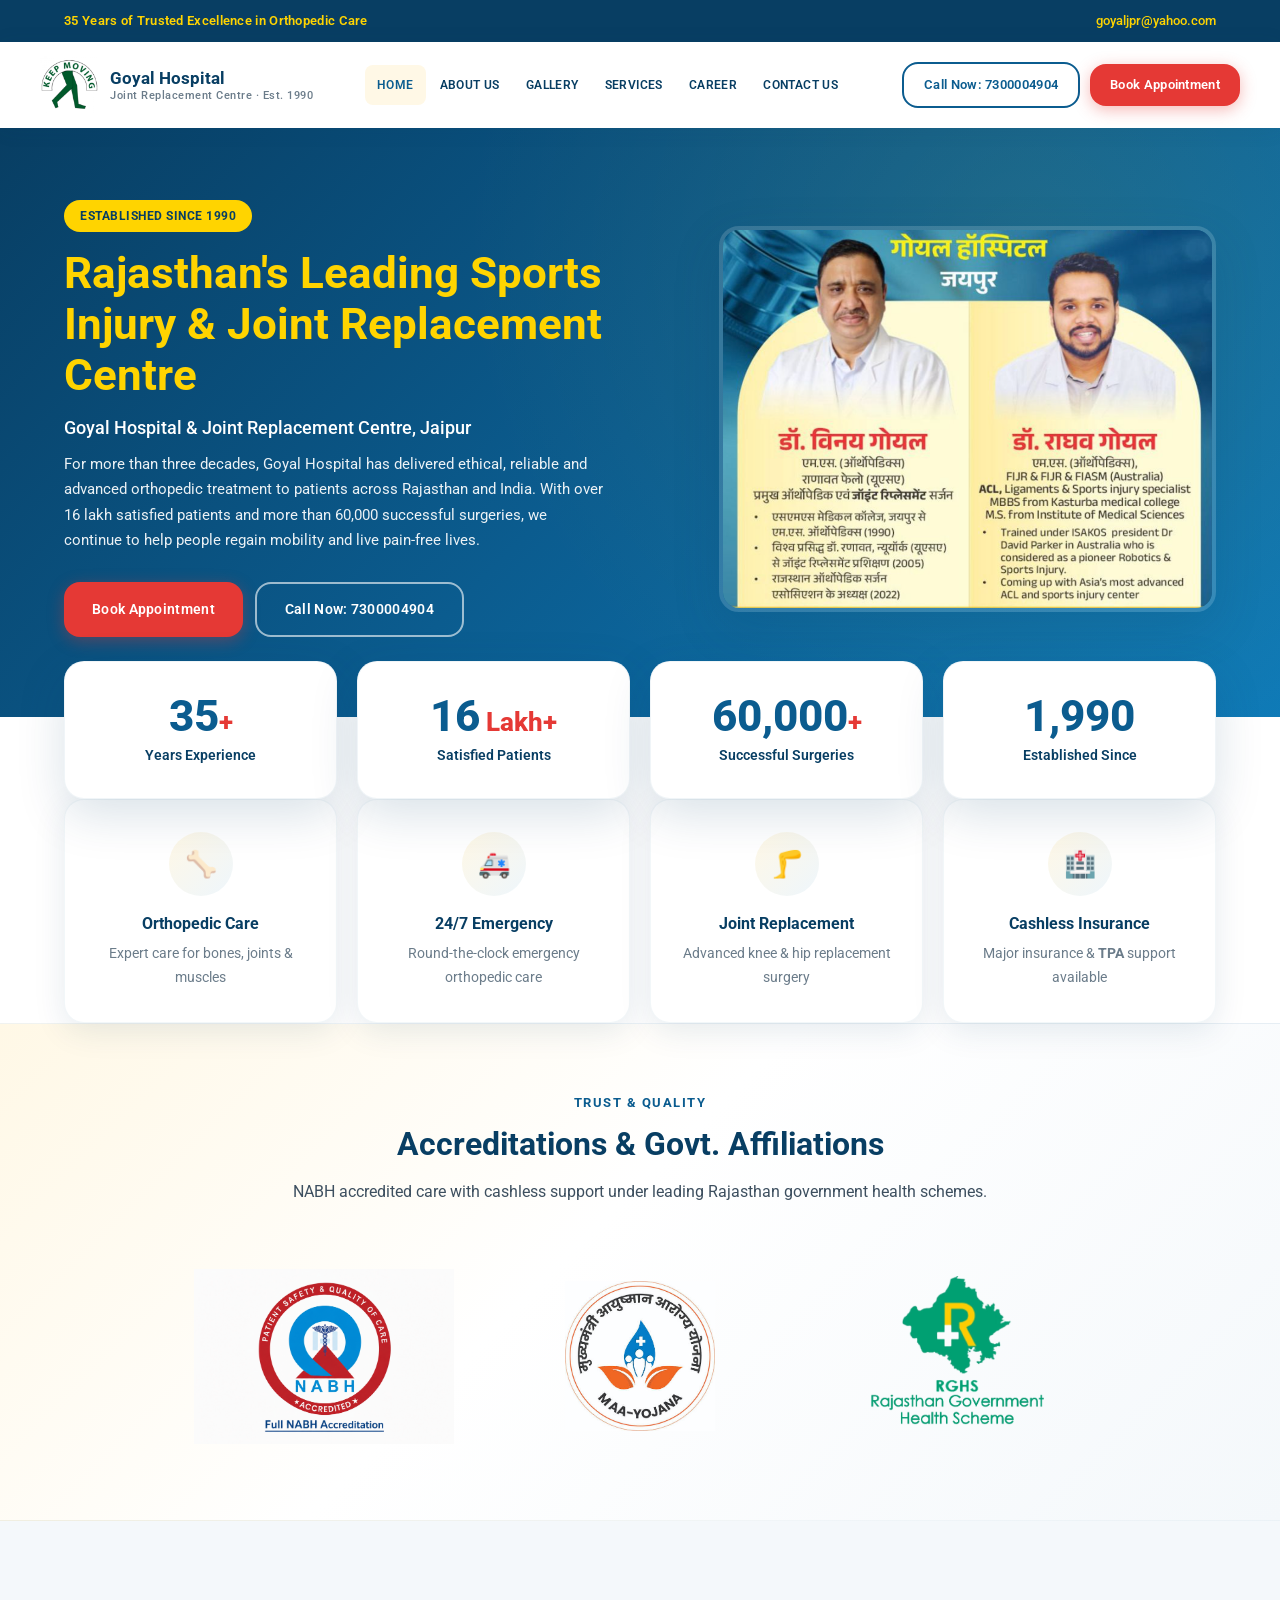
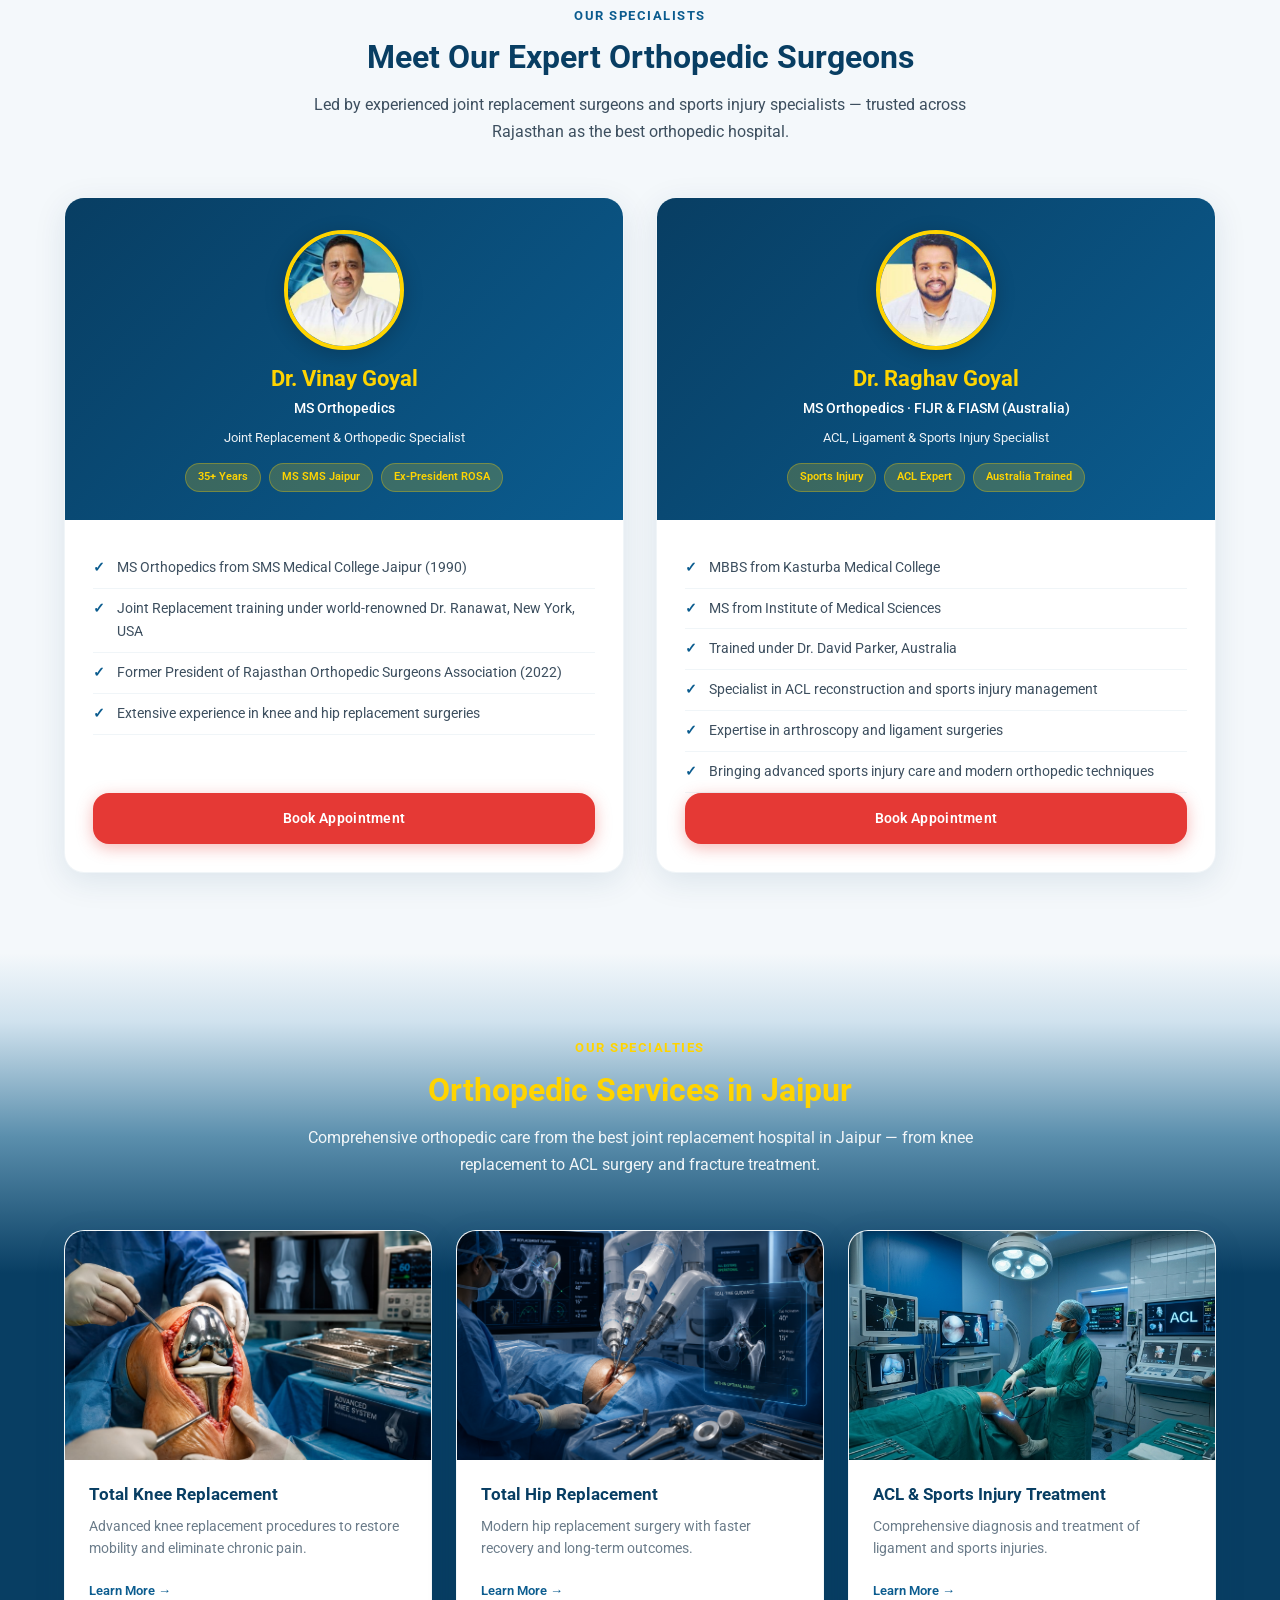
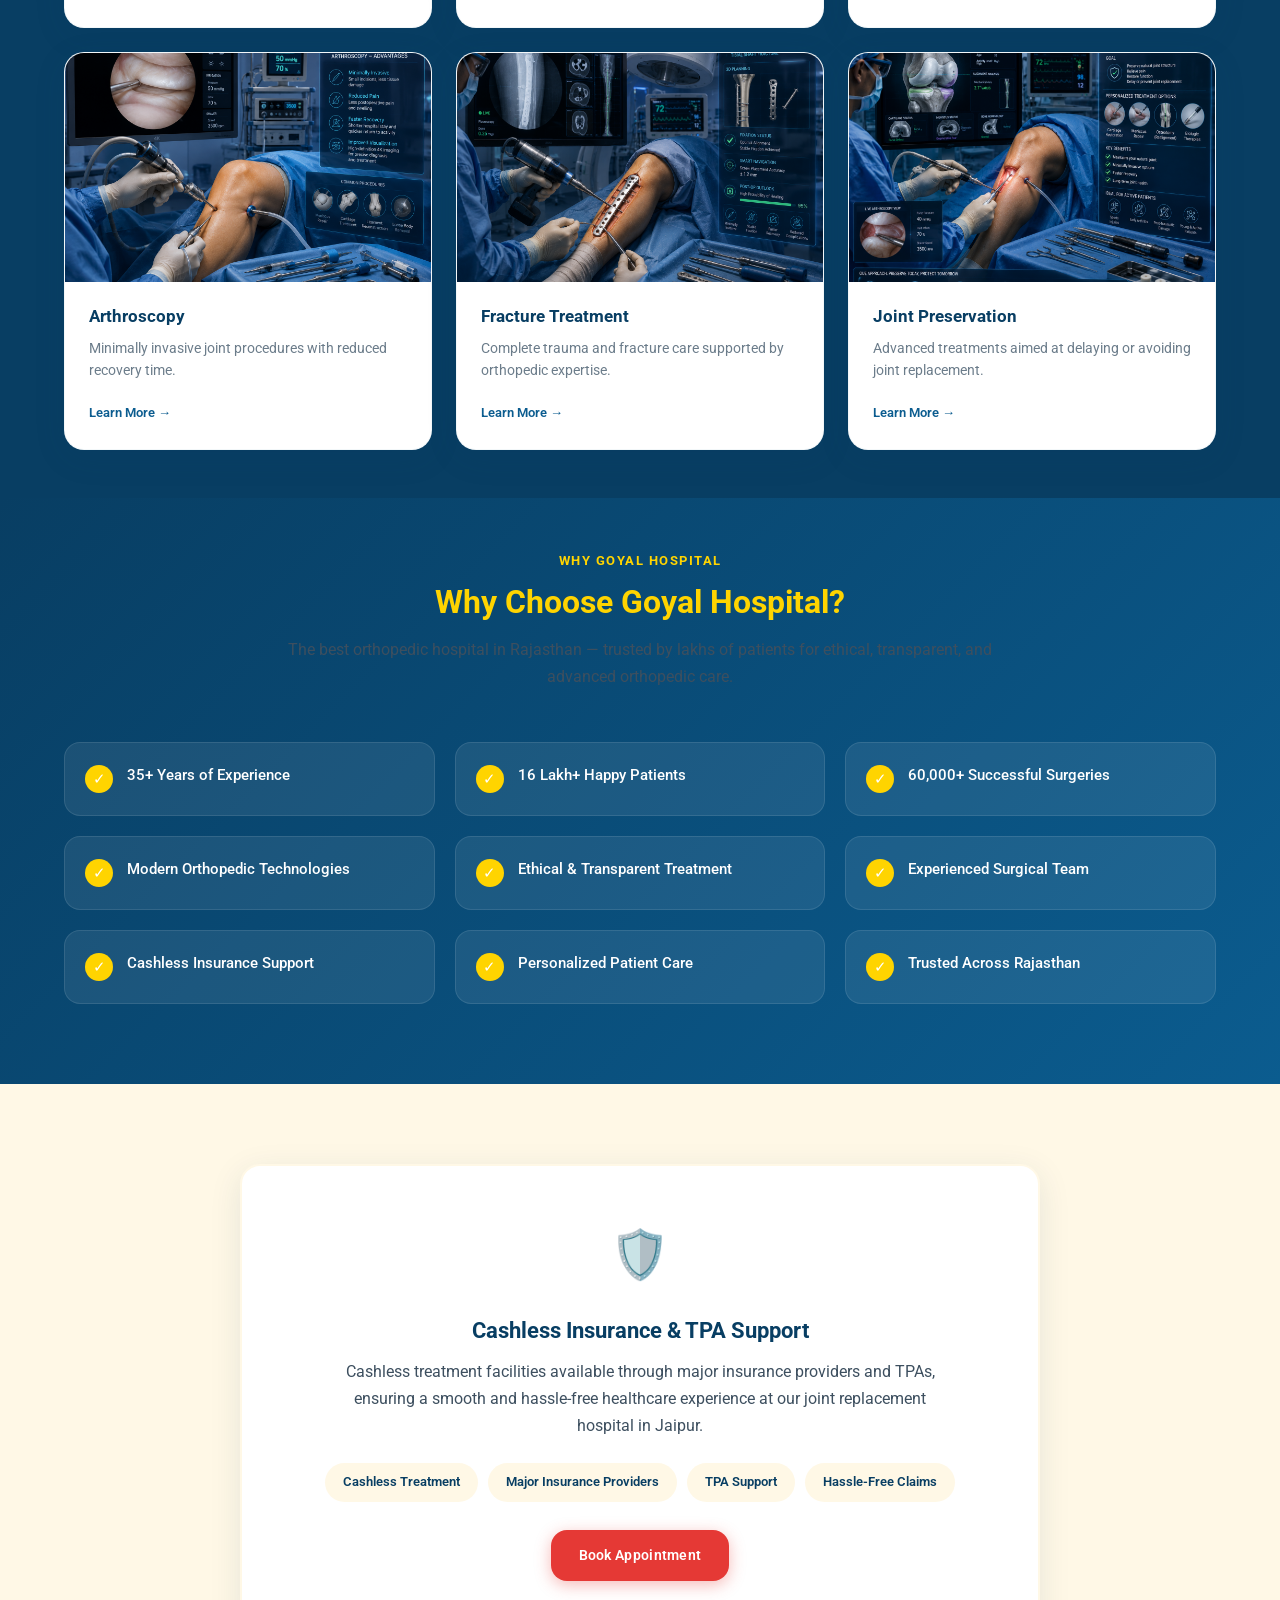
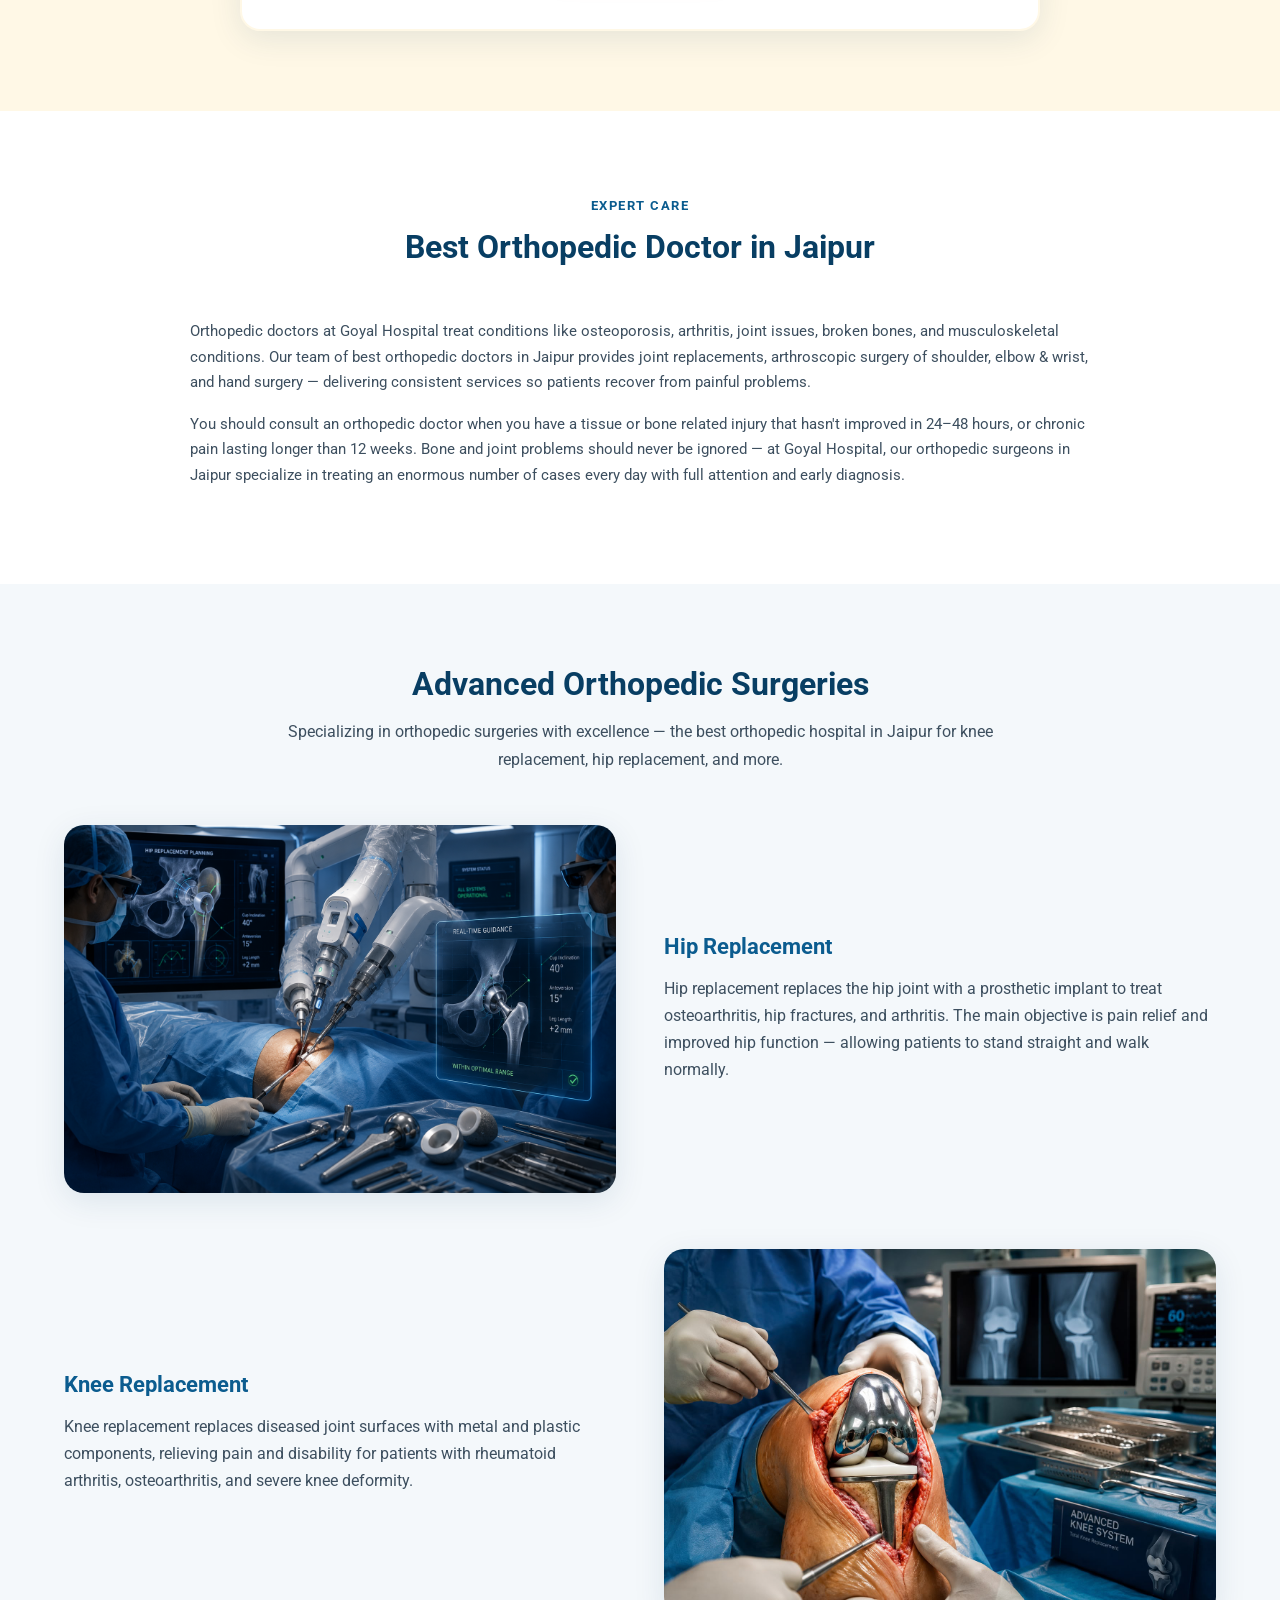
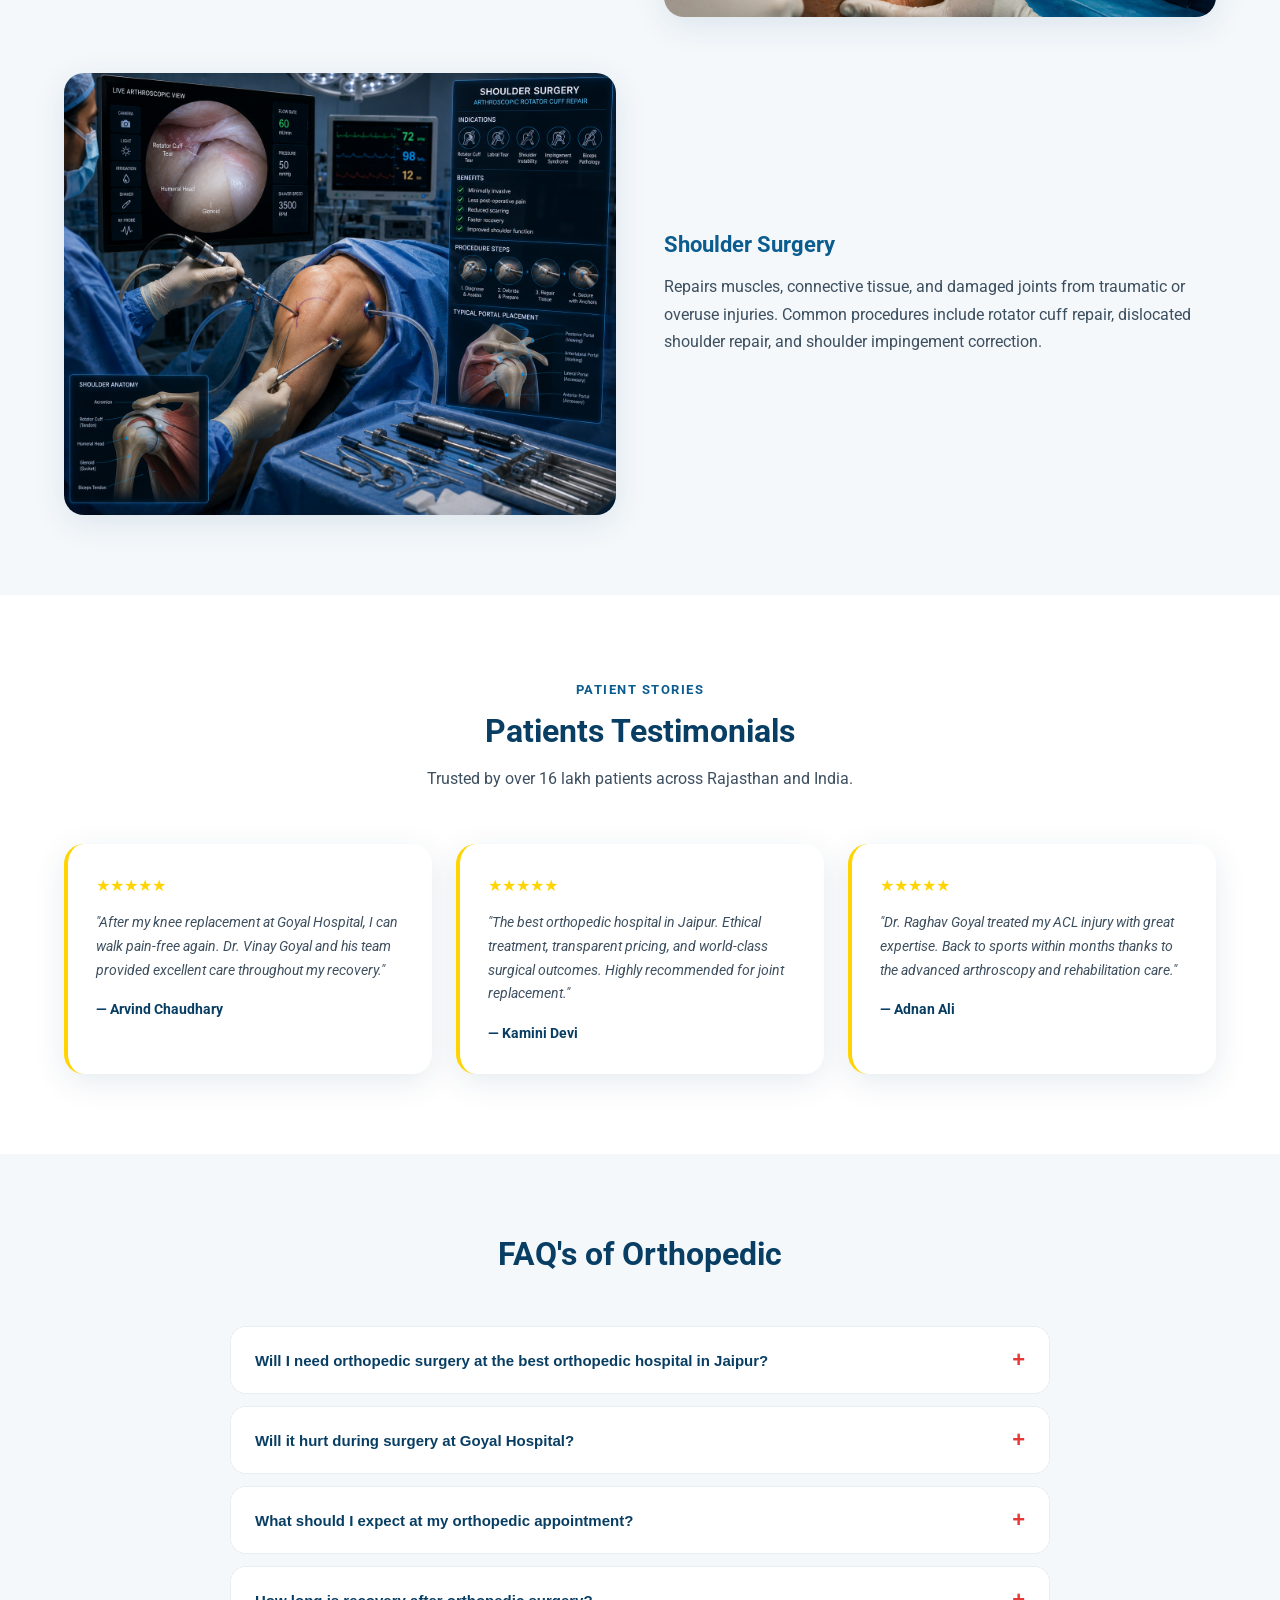
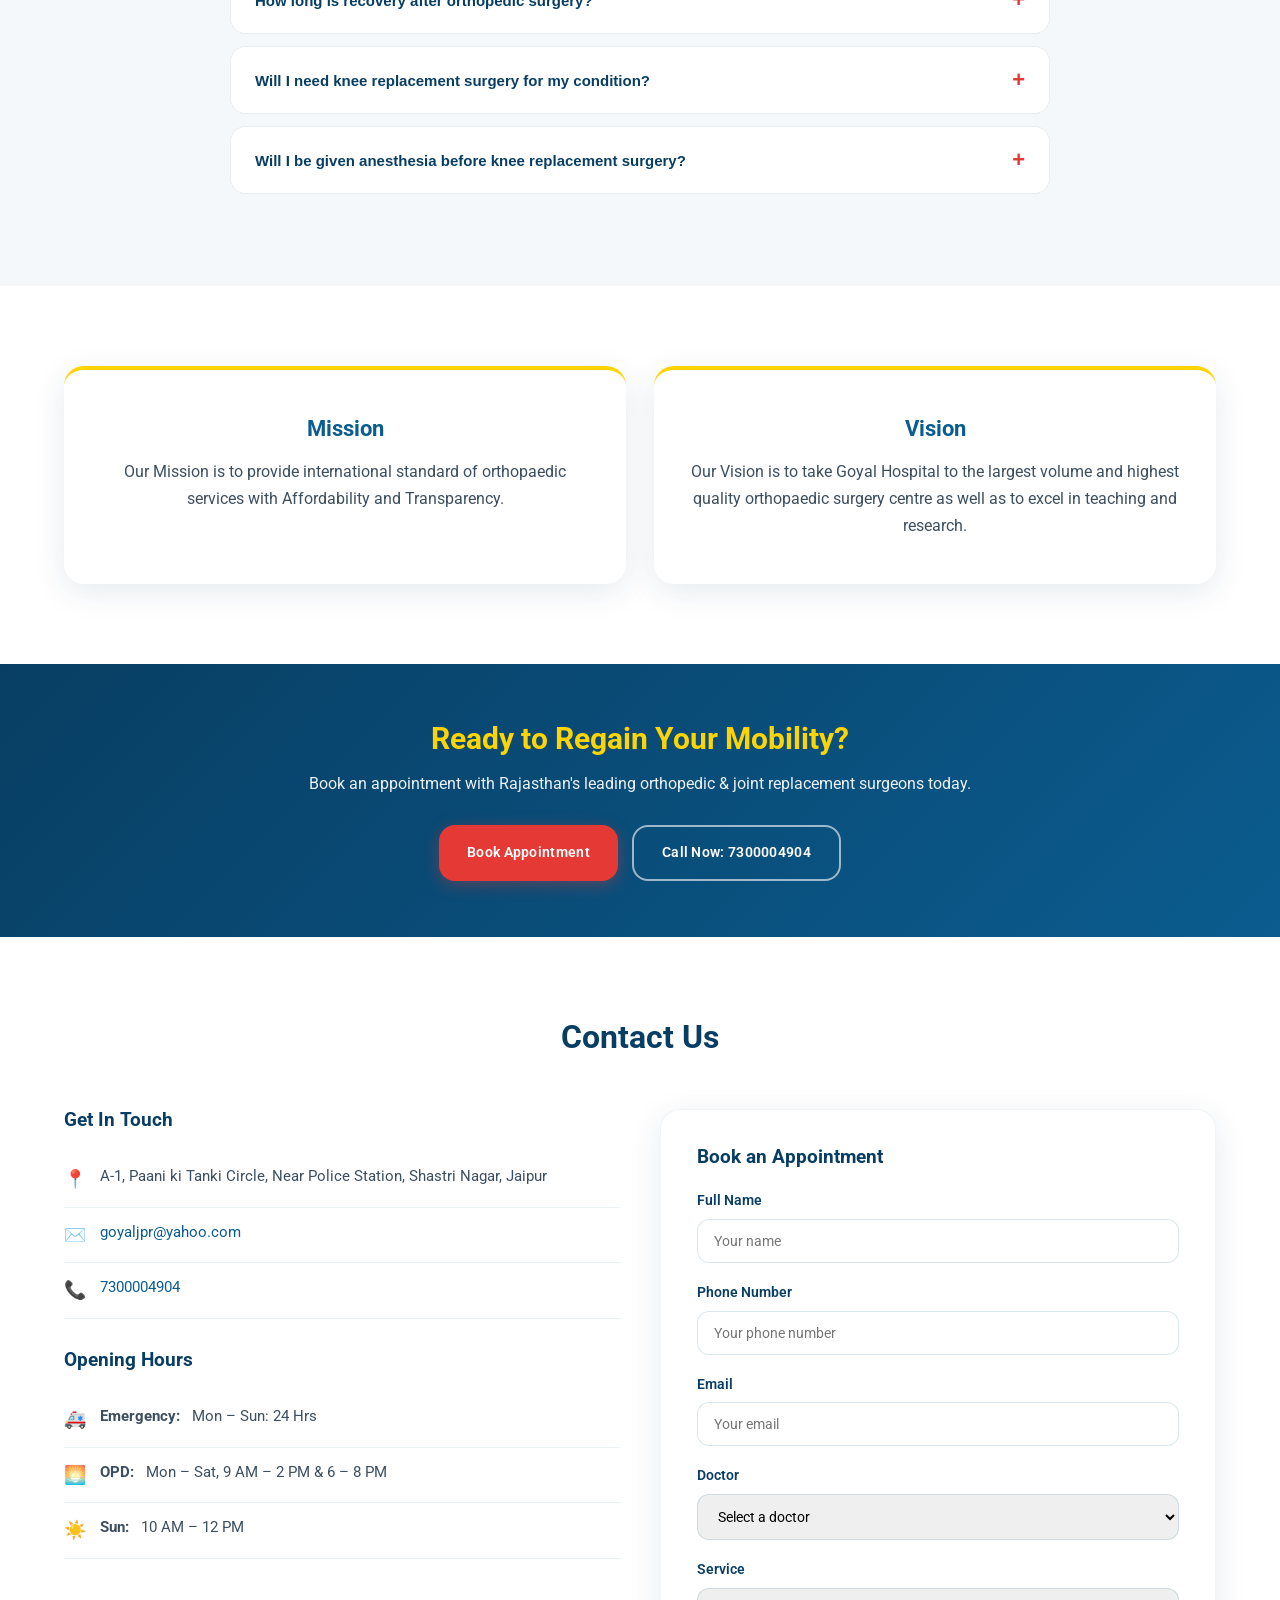
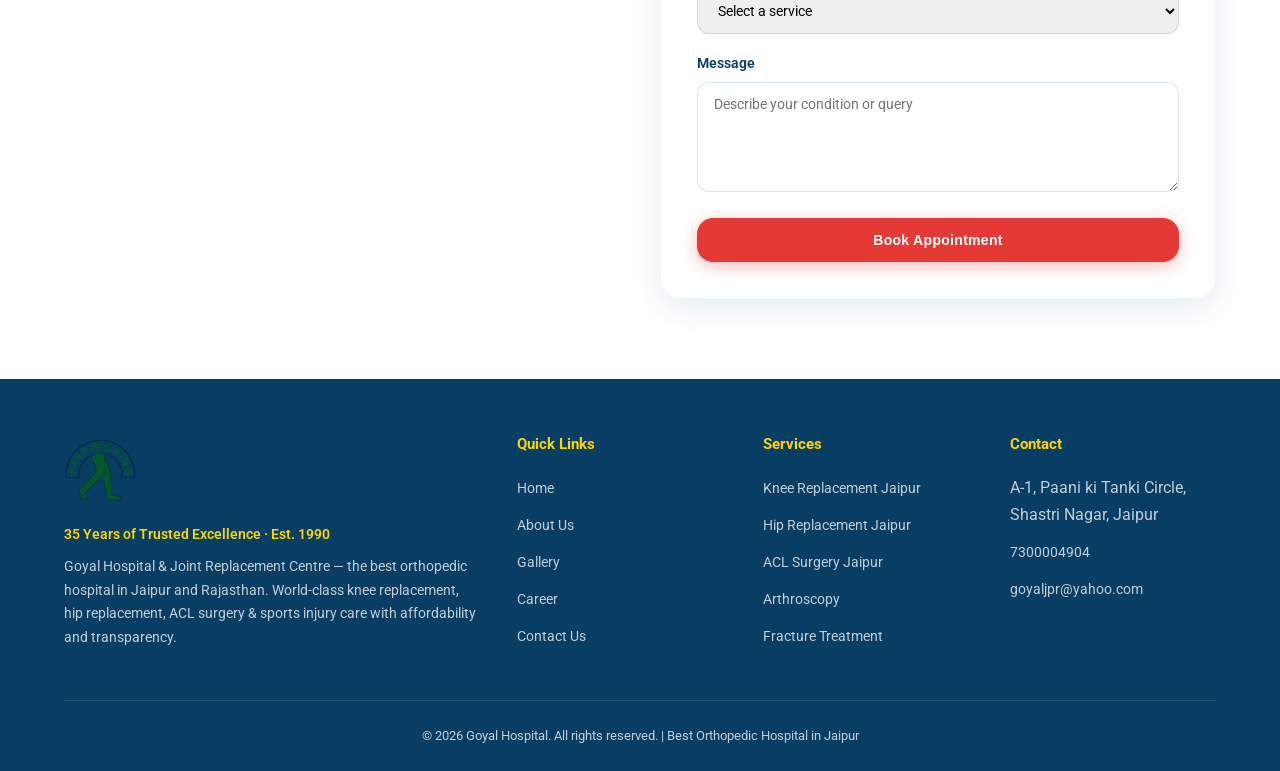
<file: index.html>
<!DOCTYPE html>
<html lang="en">
<head>
  <meta charset="UTF-8">
  <meta name="viewport" content="width=device-width, initial-scale=1.0">
  <title>Best Orthopedic Hospital in Jaipur | Joint Replacement Hospital Jaipur - Goyal Hospital</title>
  <meta name="description" content="Goyal Hospital — Rajasthan's leading orthopedic & joint replacement hospital in Jaipur since 1990. 60,000+ surgeries, 16 lakh+ patients. Knee replacement, hip replacement, ACL surgery & sports injury specialists.">
  <meta name="keywords" content="Orthopedic Hospital Jaipur, Joint Replacement Hospital Jaipur, Knee Replacement Jaipur, Hip Replacement Jaipur, ACL Surgery Jaipur, Sports Injury Specialist Jaipur, Best Orthopedic Hospital Rajasthan, Joint Replacement Surgeon Jaipur">
  <meta property="og:title" content="Best Orthopedic Hospital in Jaipur - Goyal Hospital">
  <meta property="og:description" content="35 years of trusted excellence in orthopedic care. 60,000+ successful surgeries. Joint replacement, ACL & sports injury specialists in Jaipur.">
  <meta property="og:type" content="website">
  <link rel="preconnect" href="https://fonts.googleapis.com">
  <link rel="preconnect" href="https://fonts.gstatic.com" crossorigin>
  <link href="https://fonts.googleapis.com/css2?family=Roboto:wght@400;500;600;700;800&display=swap" rel="stylesheet">
  <link rel="icon" href="assets/images/cropped-GOYAL-LOGO-1-e1656670790361-192x192.png">
  <link rel="stylesheet" href="css/style.css">
</head>
<body>

  <div class="top-bar">
    <div class="container">
      <span class="trust-tag">35 Years of Trusted Excellence in Orthopedic Care</span>
      <span><a href="mailto:goyaljpr@yahoo.com">goyaljpr@yahoo.com</a></span>
    </div>
  </div>

  <header class="site-header">
    <div class="container header-inner">
      <a href="index.html" class="logo">
        <img src="assets/images/cropped-GOYAL-LOGO-1-e1656670790361-192x192.png" alt="Goyal Hospital - Orthopedic Hospital Jaipur">
        <div class="logo-text">
          Goyal Hospital
          <span>Joint Replacement Centre · Est. 1990</span>
        </div>
      </a>
      <button class="menu-toggle" aria-label="Toggle menu">
        <span></span><span></span><span></span>
      </button>
      <nav class="main-nav">
        <ul>
          <li class="active"><a href="index.html">Home</a></li>
          <li><a href="about-us.html">About Us</a></li>
          <li><a href="gallery.html">Gallery</a></li>
          <li>
            <a href="#">Services</a>
            <ul class="dropdown">
              <li><a href="services/knee-replacement.html">Knee Replacement</a></li>
              <li><a href="services/joint-replacement.html">Hip Replacement</a></li>
              <li><a href="services/sports-injury.html">ACL & Sports Injury</a></li>
              <li><a href="services/arthroscopy.html">Arthroscopy</a></li>
              <li><a href="services/fracture-treatment.html">Fracture Treatment</a></li>
              <li><a href="services/back-pain.html">Back Pain</a></li>
              <li><a href="services/knee-pain.html">Knee Pain</a></li>
              <li><a href="services/shoulder-pain.html">Shoulder Pain</a></li>
            </ul>
          </li>
          <li><a href="career.html">Career</a></li>
          <li><a href="contact-us.html">Contact Us</a></li>
        </ul>
      </nav>
      <div class="header-cta">
        <a href="tel:7300004904" class="btn btn-outline-dark btn-sm">Call Now: 7300004904</a>
        <a href="contact-us.html" class="btn btn-cta btn-sm">Book Appointment</a>
      </div>
    </div>
  </header>

  <!-- Hero -->
  <section class="hero">
    <div class="container">
      <div class="hero-content">
        <span class="hero-eyebrow">Established Since 1990</span>
        <h1>Rajasthan's Leading Sports Injury & Joint Replacement Centre</h1>
        <p class="hero-subtitle">Goyal Hospital & Joint Replacement Centre, Jaipur</p>
        <p>For more than three decades, Goyal Hospital has delivered ethical, reliable and advanced orthopedic treatment to patients across Rajasthan and India. With over 16 lakh satisfied patients and more than 60,000 successful surgeries, we continue to help people regain mobility and live pain-free lives.</p>
        <div class="hero-actions">
          <a href="contact-us.html" class="btn btn-cta">Book Appointment</a>
          <a href="tel:7300004904" class="btn btn-call">Call Now: 7300004904</a>
        </div>
      </div>
      <div class="hero-image">
        <img src="assets/images/DOCTOR'S PROFILE.png" alt="Best Orthopedic Hospital in Jaipur - Goyal Hospital">
      </div>
    </div>
  </section>

  <!-- Trust Stats -->
  <section class="stats-section">
    <div class="container">
      <div class="stats-grid">
        <div class="stat-card fade-in">
          <div class="stat-number"><span class="stat-number-value" data-target="35" data-suffix="+">0</span><span class="stat-suffix">+</span></div>
          <div class="stat-label">Years Experience</div>
        </div>
        <div class="stat-card fade-in">
          <div class="stat-number"><span class="stat-number-value" data-target="16" data-suffix=" Lakh+">0</span><span class="stat-suffix"> Lakh+</span></div>
          <div class="stat-label">Satisfied Patients</div>
        </div>
        <div class="stat-card fade-in">
          <div class="stat-number"><span class="stat-number-value" data-target="60000" data-suffix="+">0</span><span class="stat-suffix">+</span></div>
          <div class="stat-label">Successful Surgeries</div>
        </div>
        <div class="stat-card fade-in">
          <div class="stat-number"><span class="stat-number-value" data-target="1990">0</span></div>
          <div class="stat-label">Established Since</div>
        </div>
      </div>
    </div>
  </section>

  <!-- Quick Features -->
  <section class="features section">
    <div class="container">
      <div class="features-grid">
        <div class="feature-card fade-in">
          <div class="feature-icon">🦴</div>
          <h3>Orthopedic Care</h3>
          <p>Expert care for bones, joints & muscles</p>
        </div>
        <div class="feature-card fade-in">
          <div class="feature-icon">🚑</div>
          <h3>24/7 Emergency</h3>
          <p>Round-the-clock emergency orthopedic care</p>
        </div>
        <div class="feature-card fade-in">
          <div class="feature-icon">🦵</div>
          <h3>Joint Replacement</h3>
          <p>Advanced knee & hip replacement surgery</p>
        </div>
        <div class="feature-card fade-in">
          <div class="feature-icon">🏥</div>
          <h3>Cashless Insurance</h3>
          <p>Major insurance & <b>TPA</b> support available</p>
        </div>
      </div>
    </div>
  </section>

  <!-- Accreditations & Affiliations -->
  <section class="accreditations-section">
    <div class="container">
      <div class="section-header">
        <span class="section-eyebrow">Trust & Quality</span>
        <h2>Accreditations & Govt. Affiliations</h2>
        <p>NABH accredited care with cashless support under leading Rajasthan government health schemes.</p>
      </div>
      <div class="accreditations-grid">
        <div class="accreditation-card accreditation-card--nabh fade-in">
          <img src="assets/images/NABH.png" alt="NABH Accredited - Patient Safety & Quality of Care">
        </div>
        <div class="accreditation-card fade-in">
          <img src="assets/images/Chiranjivi-logo.png" alt="Chiranjivi Health Scheme - Mukhyamantri Ayushman Arogya Yojana">
        </div>
        <div class="accreditation-card accreditation-card--rghs fade-in">
          <img src="assets/images/RGHSScheme.png" alt="Rajasthan Government Health Scheme (RGHS)">
        </div>
      </div>
    </div>
  </section>

  <!-- Doctors -->
  <section class="section section-alt" id="doctors">
    <div class="container">
      <div class="section-header">
        <span class="section-eyebrow">Our Specialists</span>
        <h2>Meet Our Expert Orthopedic Surgeons</h2>
        <p>Led by experienced joint replacement surgeons and sports injury specialists — trusted across Rajasthan as the best orthopedic hospital.</p>
      </div>
      <div class="doctors-grid">
        <div class="doctor-card fade-in">
          <div class="doctor-card-header">
            <img src="assets/images/dr_vinay_goyal.png" alt="Dr. Vinay Goyal - Joint Replacement Surgeon Jaipur" class="doctor-avatar">
            <h3>Dr. Vinay Goyal</h3>
            <p class="doctor-degree">MS Orthopedics</p>
            <p class="doctor-specialty">Joint Replacement & Orthopedic Specialist</p>
            <div class="doctor-badges">
              <span class="doctor-badge">35+ Years</span>
              <span class="doctor-badge">MS SMS Jaipur</span>
              <span class="doctor-badge">Ex-President ROSA</span>
            </div>
          </div>
          <div class="doctor-card-body">
            <ul>
              <li>MS Orthopedics from SMS Medical College Jaipur (1990)</li>
              <li>Joint Replacement training under world-renowned Dr. Ranawat, New York, USA</li>
              <li>Former President of Rajasthan Orthopedic Surgeons Association (2022)</li>
              <li>Extensive experience in knee and hip replacement surgeries</li>
            </ul>
            <a href="contact-us.html?doctor=Dr.%20Vinay%20Goyal" class="btn btn-cta btn-block">Book Appointment</a>
          </div>
        </div>
        <div class="doctor-card fade-in">
          <div class="doctor-card-header">
            <img src="assets/images/dr_raghav_goyal.png" alt="Dr. Raghav Goyal - ACL & Sports Injury Specialist Jaipur" class="doctor-avatar">
            <h3>Dr. Raghav Goyal</h3>
            <p class="doctor-degree">MS Orthopedics · FIJR & FIASM (Australia)</p>
            <p class="doctor-specialty">ACL, Ligament & Sports Injury Specialist</p>
            <div class="doctor-badges">
              <span class="doctor-badge">Sports Injury</span>
              <span class="doctor-badge">ACL Expert</span>
              <span class="doctor-badge">Australia Trained</span>
            </div>
          </div>
          <div class="doctor-card-body">
            <ul>
              <li>MBBS from Kasturba Medical College</li>
              <li>MS from Institute of Medical Sciences</li>
              <li>Trained under Dr. David Parker, Australia</li>
              <li>Specialist in ACL reconstruction and sports injury management</li>
              <li>Expertise in arthroscopy and ligament surgeries</li>
              <li>Bringing advanced sports injury care and modern orthopedic techniques</li>
            </ul>
            <a href="contact-us.html?doctor=Dr.%20Raghav%20Goyal" class="btn btn-cta btn-block">Book Appointment</a>
          </div>
        </div>
      </div>
    </div>
  </section>

  <!-- Services -->
  <section class="section section-services" id="services">
    <div class="container">
      <div class="section-header">
        <span class="section-eyebrow">Our Specialties</span>
        <h2>Orthopedic Services in Jaipur</h2>
        <p>Comprehensive orthopedic care from the best joint replacement hospital in Jaipur — from knee replacement to ACL surgery and fracture treatment.</p>
      </div>
      <div class="services-grid">
        <div class="service-card fade-in">
          <img src="assets/images/Knee-Replacement.png" alt="Knee Replacement Jaipur">
          <div class="service-card-body">
            <h3>Total Knee Replacement</h3>
            <p>Advanced knee replacement procedures to restore mobility and eliminate chronic pain.</p>
            <a href="services/knee-replacement.html" class="card-link">Learn More →</a>
          </div>
        </div>
        <div class="service-card fade-in">
          <img src="assets/images/HIP-REPLACEMENT.png" alt="Hip Replacement Jaipur">
          <div class="service-card-body">
            <h3>Total Hip Replacement</h3>
            <p>Modern hip replacement surgery with faster recovery and long-term outcomes.</p>
            <a href="services/joint-replacement.html" class="card-link">Learn More →</a>
          </div>
        </div>
        <div class="service-card fade-in">
          <img src="assets/images/ACL-Raghav.png" alt="ACL Surgery Jaipur">
          <div class="service-card-body">
            <h3>ACL & Sports Injury Treatment</h3>
            <p>Comprehensive diagnosis and treatment of ligament and sports injuries.</p>
            <a href="services/sports-injury.html" class="card-link">Learn More →</a>
          </div>
        </div>
        <div class="service-card fade-in">
          <img src="assets/images/Arthroscopy.png" alt="Arthroscopy Jaipur">
          <div class="service-card-body">
            <h3>Arthroscopy</h3>
            <p>Minimally invasive joint procedures with reduced recovery time.</p>
            <a href="services/arthroscopy.html" class="card-link">Learn More →</a>
          </div>
        </div>
        <div class="service-card fade-in">
          <img src="assets/images/Fracture.png" alt="Fracture Treatment Jaipur">
          <div class="service-card-body">
            <h3>Fracture Treatment</h3>
            <p>Complete trauma and fracture care supported by orthopedic expertise.</p>
            <a href="services/fracture-treatment.html" class="card-link">Learn More →</a>
          </div>
        </div>
        <div class="service-card fade-in">
          <img src="assets/images/JOINT_PRESERVATION.png" alt="Joint Preservation Jaipur">
          <div class="service-card-body">
            <h3>Joint Preservation</h3>
            <p>Advanced treatments aimed at delaying or avoiding joint replacement.</p>
            <a href="services/joint-replacement.html" class="card-link">Learn More →</a>
          </div>
        </div>
      </div>
    </div>
  </section>

  <!-- Why Choose -->
  <section class="section section-dark">
    <div class="container">
      <div class="section-header">
        <span class="section-eyebrow">Why Goyal Hospital</span>
        <h2>Why Choose Goyal Hospital?</h2>
        <p>The best orthopedic hospital in Rajasthan — trusted by lakhs of patients for ethical, transparent, and advanced orthopedic care.</p>
      </div>
      <div class="why-grid">
        <div class="why-item fade-in"><span class="why-check">✓</span><span>35+ Years of Experience</span></div>
        <div class="why-item fade-in"><span class="why-check">✓</span><span>16 Lakh+ Happy Patients</span></div>
        <div class="why-item fade-in"><span class="why-check">✓</span><span>60,000+ Successful Surgeries</span></div>
        <div class="why-item fade-in"><span class="why-check">✓</span><span>Modern Orthopedic Technologies</span></div>
        <div class="why-item fade-in"><span class="why-check">✓</span><span>Ethical & Transparent Treatment</span></div>
        <div class="why-item fade-in"><span class="why-check">✓</span><span>Experienced Surgical Team</span></div>
        <div class="why-item fade-in"><span class="why-check">✓</span><span>Cashless Insurance Support</span></div>
        <div class="why-item fade-in"><span class="why-check">✓</span><span>Personalized Patient Care</span></div>
        <div class="why-item fade-in"><span class="why-check">✓</span><span>Trusted Across Rajasthan</span></div>
      </div>
    </div>
  </section>

  <!-- Insurance -->
  <section class="section section-cream insurance-section">
    <div class="container">
      <div class="insurance-box fade-in">
        <div class="insurance-icon">🛡️</div>
        <h3>Cashless Insurance & TPA Support</h3>
        <p>Cashless treatment facilities available through major insurance providers and TPAs, ensuring a smooth and hassle-free healthcare experience at our joint replacement hospital in Jaipur.</p>
        <div class="insurance-tags">
          <span class="insurance-tag">Cashless Treatment</span>
          <span class="insurance-tag">Major Insurance Providers</span>
          <span class="insurance-tag">TPA Support</span>
          <span class="insurance-tag">Hassle-Free Claims</span>
        </div>
        <a href="contact-us.html" class="btn btn-cta" style="margin-top: 28px;">Book Appointment</a>
      </div>
    </div>
  </section>

  <!-- About Content (refined) -->
  <section class="section">
    <div class="container">
      <div class="section-header">
        <span class="section-eyebrow">Expert Care</span>
        <h2>Best Orthopedic Doctor in Jaipur</h2>
      </div>
      <div class="section-content">
        <p>Orthopedic doctors at Goyal Hospital treat conditions like osteoporosis, arthritis, joint issues, broken bones, and musculoskeletal conditions. Our team of best orthopedic doctors in Jaipur provides joint replacements, arthroscopic surgery of shoulder, elbow & wrist, and hand surgery — delivering consistent services so patients recover from painful problems.</p>
        <p>You should consult an orthopedic doctor when you have a tissue or bone related injury that hasn't improved in 24–48 hours, or chronic pain lasting longer than 12 weeks. Bone and joint problems should never be ignored — at Goyal Hospital, our orthopedic surgeons in Jaipur specialize in treating an enormous number of cases every day with full attention and early diagnosis.</p>
      </div>
    </div>
  </section>

  <!-- Surgeries Detail -->
  <section class="section section-alt">
    <div class="container">
      <div class="section-header">
        <h2>Advanced Orthopedic Surgeries</h2>
        <p>Specializing in orthopedic surgeries with excellence — the best orthopedic hospital in Jaipur for knee replacement, hip replacement, and more.</p>
      </div>
      <div class="surgery-grid fade-in">
        <img src="assets/images/HIP-REPLACEMENT.png" alt="Hip Replacement Jaipur">
        <div>
          <h3>Hip Replacement</h3>
          <p>Hip replacement replaces the hip joint with a prosthetic implant to treat osteoarthritis, hip fractures, and arthritis. The main objective is pain relief and improved hip function — allowing patients to stand straight and walk normally.</p>
        </div>
      </div>
      <div class="surgery-grid reverse fade-in">
        <img src="assets/images/Knee-Replacement.png" alt="Knee Replacement Jaipur">
        <div>
          <h3>Knee Replacement</h3>
          <p>Knee replacement replaces diseased joint surfaces with metal and plastic components, relieving pain and disability for patients with rheumatoid arthritis, osteoarthritis, and severe knee deformity.</p>
        </div>
      </div>
      <div class="surgery-grid fade-in">
        <img src="assets/images/Shoulder_Surgery.png" alt="Shoulder Surgery Jaipur">
        <div>
          <h3>Shoulder Surgery</h3>
          <p>Repairs muscles, connective tissue, and damaged joints from traumatic or overuse injuries. Common procedures include rotator cuff repair, dislocated shoulder repair, and shoulder impingement correction.</p>
        </div>
      </div>
    </div>
  </section>

  <!-- Testimonials -->
  <section class="section">
    <div class="container">
      <div class="section-header">
        <span class="section-eyebrow">Patient Stories</span>
        <h2>Patients Testimonials</h2>
        <p>Trusted by over 16 lakh patients across Rajasthan and India.</p>
      </div>
      <div class="testimonials-grid">
        <div class="testimonial-card fade-in">
          <div class="stars">★★★★★</div>
          <p>"After my knee replacement at Goyal Hospital, I can walk pain-free again. Dr. Vinay Goyal and his team provided excellent care throughout my recovery."</p>
          <div class="author">— Arvind Chaudhary</div>
        </div>
        <div class="testimonial-card fade-in">
          <div class="stars">★★★★★</div>
          <p>"The best orthopedic hospital in Jaipur. Ethical treatment, transparent pricing, and world-class surgical outcomes. Highly recommended for joint replacement."</p>
          <div class="author">— Kamini Devi</div>
        </div>
        <div class="testimonial-card fade-in">
          <div class="stars">★★★★★</div>
          <p>"Dr. Raghav Goyal treated my ACL injury with great expertise. Back to sports within months thanks to the advanced arthroscopy and rehabilitation care."</p>
          <div class="author">— Adnan Ali</div>
        </div>
      </div>
    </div>
  </section>

  <!-- FAQ -->
  <section class="section section-alt">
    <div class="container">
      <div class="section-header">
        <h2>FAQ's of Orthopedic</h2>
      </div>
      <div class="faq-list">
        <div class="faq-item">
          <button class="faq-question">Will I need orthopedic surgery at the best orthopedic hospital in Jaipur?</button>
          <div class="faq-answer"><div class="faq-answer-inner">It depends on your individual case. Some patients manage with non-surgical treatments, while others need surgery for severe bone, joint, or muscle conditions. Your doctor at Goyal Hospital will assess your situation and recommend the best course of treatment.</div></div>
        </div>
        <div class="faq-item">
          <button class="faq-question">Will it hurt during surgery at Goyal Hospital?</button>
          <div class="faq-answer"><div class="faq-answer-inner">Discomfort during surgery is well-controlled with medication. Your orthopedic doctor will ensure you are as comfortable as possible throughout the procedure.</div></div>
        </div>
        <div class="faq-item">
          <button class="faq-question">What should I expect at my orthopedic appointment?</button>
          <div class="faq-answer"><div class="faq-answer-inner">You'll be seen by an orthopedic doctor and nurse who will review your symptoms, medical history, and may order tests like X-rays. Once diagnosed, treatment options including knee replacement or ACL surgery will be discussed.</div></div>
        </div>
        <div class="faq-item">
          <button class="faq-question">How long is recovery after orthopedic surgery?</button>
          <div class="faq-answer"><div class="faq-answer-inner">Recovery depends on the surgery type and individual patient. Most patients stay in hospital a few days, then recover at home for several weeks. Some swelling may persist for months.</div></div>
        </div>
        <div class="faq-item">
          <button class="faq-question">Will I need knee replacement surgery for my condition?</button>
          <div class="faq-answer"><div class="faq-answer-inner">It depends on severity, non-surgical treatment effectiveness, and overall health. Mild conditions may respond to physiotherapy; severe cases may require knee replacement at our joint replacement hospital in Jaipur.</div></div>
        </div>
        <div class="faq-item">
          <button class="faq-question">Will I be given anesthesia before knee replacement surgery?</button>
          <div class="faq-answer"><div class="faq-answer-inner">Several anesthesia options are available — local with sedation or general anesthesia. Your joint replacement surgeon in Jaipur will determine the best type for you.</div></div>
        </div>
      </div>
    </div>
  </section>

  <!-- Mission & Vision -->
  <section class="section">
    <div class="container">
      <div class="mv-grid">
        <div class="mv-card fade-in">
          <h3>Mission</h3>
          <p>Our Mission is to provide international standard of orthopaedic services with Affordability and Transparency.</p>
        </div>
        <div class="mv-card fade-in">
          <h3>Vision</h3>
          <p>Our Vision is to take Goyal Hospital to the largest volume and highest quality orthopaedic surgery centre as well as to excel in teaching and research.</p>
        </div>
      </div>
    </div>
  </section>

  <!-- CTA Banner -->
  <section class="cta-banner">
    <div class="container">
      <h2>Ready to Regain Your Mobility?</h2>
      <p>Book an appointment with Rajasthan's leading orthopedic & joint replacement surgeons today.</p>
      <div class="btn-group">
        <a href="contact-us.html" class="btn btn-cta">Book Appointment</a>
        <a href="tel:7300004904" class="btn btn-call">Call Now: 7300004904</a>
      </div>
    </div>
  </section>

  <!-- Contact -->
  <section class="section" id="contact">
    <div class="container">
      <div class="section-header">
        <h2>Contact Us</h2>
      </div>
      <div class="contact-grid">
        <div class="contact-info">
          <h3>Get In Touch</h3>
          <ul>
            <li><span class="icon">📍</span> A-1, Paani ki Tanki Circle, Near Police Station, Shastri Nagar, Jaipur</li>
            <li><span class="icon">✉️</span> <a href="mailto:goyaljpr@yahoo.com">goyaljpr@yahoo.com</a></li>
            <li><span class="icon">📞</span> <a href="tel:7300004904">7300004904</a></li>
          </ul>
          <h3 style="margin-top: 30px;">Opening Hours</h3>
          <ul>
            <li><span class="icon">🚑</span> <strong>Emergency:</strong> Mon – Sun: 24 Hrs</li>
            <li><span class="icon">🌅</span> <strong>OPD:</strong> Mon – Sat, 9 AM – 2 PM & 6 – 8 PM</li>
            <li><span class="icon">☀️</span> <strong>Sun:</strong> 10 AM – 12 PM</li>
          </ul>
        </div>
        <form class="appointment-form">
          <h3 style="margin-bottom: 20px; color: var(--primary-dark);">Book an Appointment</h3>
          <div class="form-group">
            <label for="name">Full Name</label>
            <input type="text" id="name" name="name" required placeholder="Your name">
          </div>
          <div class="form-group">
            <label for="phone">Phone Number</label>
            <input type="tel" id="phone" name="phone" required placeholder="Your phone number">
          </div>
          <div class="form-group">
            <label for="email">Email</label>
            <input type="email" id="email" name="email" placeholder="Your email">
          </div>
          <div class="form-group">
            <label for="doctor">Doctor</label>
            <select id="doctor" name="doctor">
              <option value="">Select a doctor</option>
              <option value="Dr. Vinay Goyal">Dr. Vinay Goyal</option>
              <option value="Dr. Raghav Goyal">Dr. Raghav Goyal</option>
            </select>
          </div>
          <div class="form-group">
            <label for="service">Service</label>
            <select id="service" name="service">
              <option value="">Select a service</option>
              <option>Total Knee Replacement</option>
              <option>Total Hip Replacement</option>
              <option>ACL & Sports Injury</option>
              <option>Arthroscopy</option>
              <option>Fracture Treatment</option>
              <option>Joint Preservation</option>
              <option>Back Pain</option>
              <option>Shoulder Pain</option>
            </select>
          </div>
          <div class="form-group">
            <label for="message">Message</label>
            <textarea id="message" name="message" placeholder="Describe your condition or query"></textarea>
          </div>
          <button type="submit" class="btn btn-cta btn-block">Book Appointment</button>
        </form>
      </div>
    </div>
  </section>

  <footer class="site-footer">
    <div class="container">
      <div class="footer-grid">
        <div class="footer-brand">
          <img src="assets/images/cropped-GOYAL-LOGO-1-e1656670790361-192x192.png" alt="Goyal Hospital Jaipur">
          <p class="footer-trust">35 Years of Trusted Excellence · Est. 1990</p>
          <p>Goyal Hospital & Joint Replacement Centre — the best orthopedic hospital in Jaipur and Rajasthan. World-class knee replacement, hip replacement, ACL surgery & sports injury care with affordability and transparency.</p>
        </div>
        <div class="footer-col">
          <h4>Quick Links</h4>
          <ul>
            <li><a href="index.html">Home</a></li>
            <li><a href="about-us.html">About Us</a></li>
            <li><a href="gallery.html">Gallery</a></li>
            <li><a href="career.html">Career</a></li>
            <li><a href="contact-us.html">Contact Us</a></li>
          </ul>
        </div>
        <div class="footer-col">
          <h4>Services</h4>
          <ul>
            <li><a href="services/knee-replacement.html">Knee Replacement Jaipur</a></li>
            <li><a href="services/joint-replacement.html">Hip Replacement Jaipur</a></li>
            <li><a href="services/sports-injury.html">ACL Surgery Jaipur</a></li>
            <li><a href="services/arthroscopy.html">Arthroscopy</a></li>
            <li><a href="services/fracture-treatment.html">Fracture Treatment</a></li>
          </ul>
        </div>
        <div class="footer-col">
          <h4>Contact</h4>
          <ul>
            <li>A-1, Paani ki Tanki Circle, Shastri Nagar, Jaipur</li>
            <li><a href="tel:7300004904">7300004904</a></li>
            <li><a href="mailto:goyaljpr@yahoo.com">goyaljpr@yahoo.com</a></li>
          </ul>
        </div>
      </div>
      <div class="footer-bottom">
        <p>&copy; 2026 Goyal Hospital. All rights reserved. | Best Orthopedic Hospital in Jaipur</p>
      </div>
    </div>
  </footer>

  <script src="js/main.js"></script>
</body>
</html>
</file>
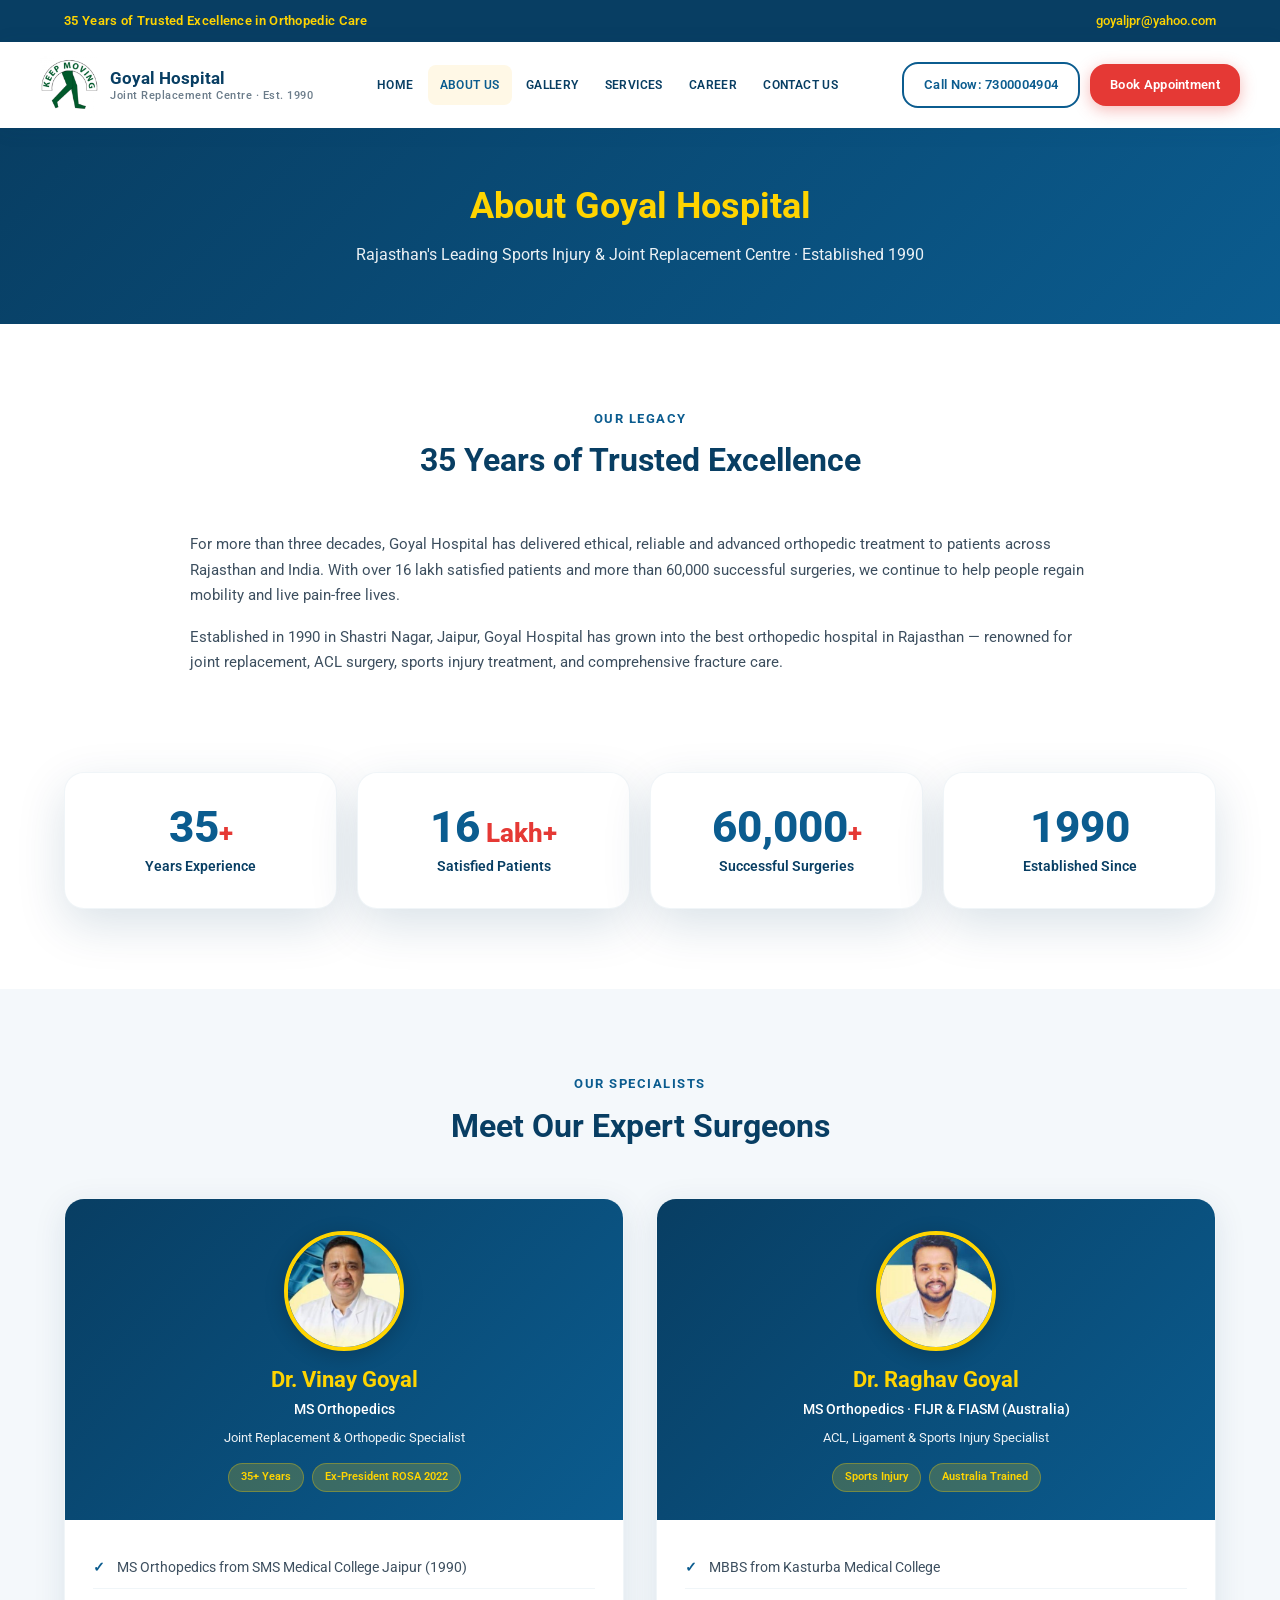
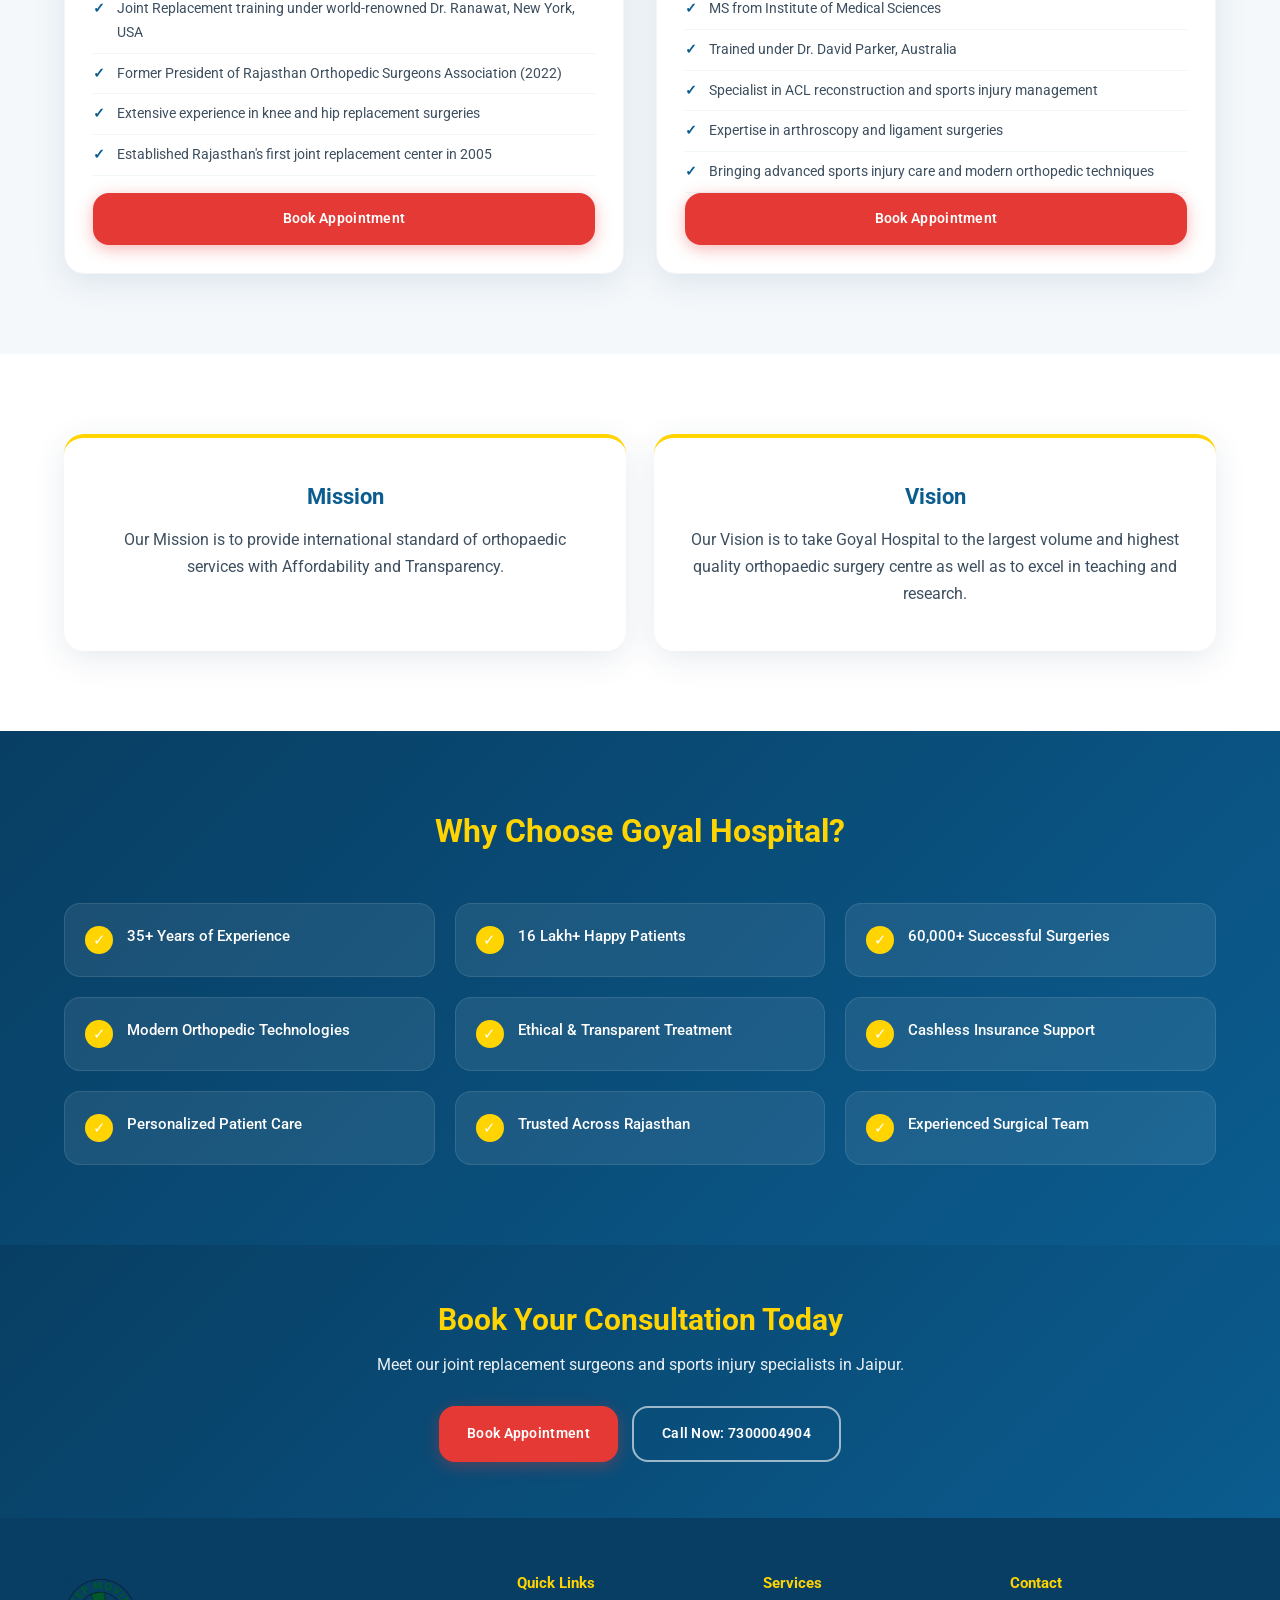
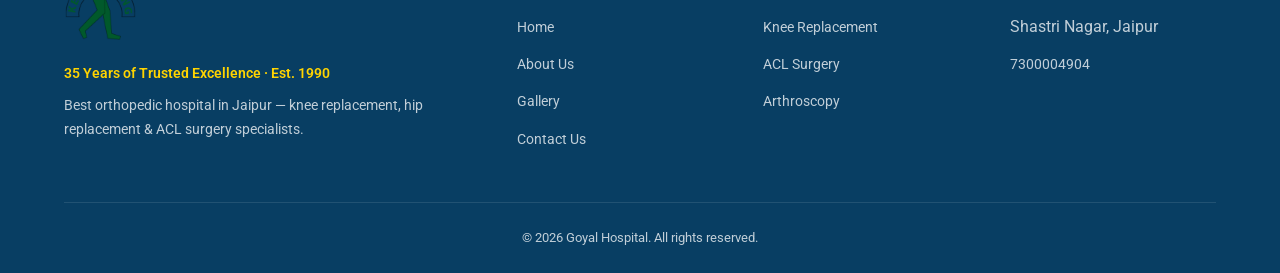
<file: about-us.html>
<!DOCTYPE html>
<html lang="en">
<head>
  <meta charset="UTF-8">
  <meta name="viewport" content="width=device-width, initial-scale=1.0">
  <title>About Us | Best Orthopedic Hospital in Jaipur - Goyal Hospital</title>
  <meta name="description" content="About Goyal Hospital — Rajasthan's leading joint replacement hospital in Jaipur since 1990. Meet Dr. Vinay Goyal & Dr. Raghav Goyal, expert orthopedic surgeons with 60,000+ surgeries.">
  <meta name="keywords" content="Best Orthopedic Hospital Rajasthan, Joint Replacement Surgeon Jaipur, Orthopedic Hospital Jaipur">
  <link rel="preconnect" href="https://fonts.googleapis.com">
  <link rel="preconnect" href="https://fonts.gstatic.com" crossorigin>
  <link href="https://fonts.googleapis.com/css2?family=Roboto:wght@400;500;600;700;800&display=swap" rel="stylesheet">
  <link rel="icon" href="assets/images/cropped-GOYAL-LOGO-1-e1656670790361-192x192.png">
  <link rel="stylesheet" href="css/style.css">
</head>
<body>

  <div class="top-bar">
    <div class="container">
      <span class="trust-tag">35 Years of Trusted Excellence in Orthopedic Care</span>
      <span><a href="mailto:goyaljpr@yahoo.com">goyaljpr@yahoo.com</a></span>
    </div>
  </div>

  <header class="site-header">
    <div class="container header-inner">
      <a href="index.html" class="logo">
        <img src="assets/images/cropped-GOYAL-LOGO-1-e1656670790361-192x192.png" alt="Goyal Hospital Logo">
        <div class="logo-text">Goyal Hospital<span>Joint Replacement Centre · Est. 1990</span></div>
      </a>
      <button class="menu-toggle" aria-label="Toggle menu"><span></span><span></span><span></span></button>
      <nav class="main-nav">
        <ul>
          <li><a href="index.html">Home</a></li>
          <li class="active"><a href="about-us.html">About Us</a></li>
          <li><a href="gallery.html">Gallery</a></li>
          <li>
            <a href="#">Services</a>
            <ul class="dropdown">
              <li><a href="services/knee-replacement.html">Knee Replacement</a></li>
              <li><a href="services/joint-replacement.html">Hip Replacement</a></li>
              <li><a href="services/sports-injury.html">ACL & Sports Injury</a></li>
              <li><a href="services/arthroscopy.html">Arthroscopy</a></li>
              <li><a href="services/fracture-treatment.html">Fracture Treatment</a></li>
            </ul>
          </li>
          <li><a href="career.html">Career</a></li>
          <li><a href="contact-us.html">Contact Us</a></li>
        </ul>
      </nav>
      <div class="header-cta">
        <a href="tel:7300004904" class="btn btn-outline-dark btn-sm">Call Now: 7300004904</a>
        <a href="contact-us.html" class="btn btn-cta btn-sm">Book Appointment</a>
      </div>
    </div>
  </header>

  <section class="page-header">
    <div class="container">
      <h1>About Goyal Hospital</h1>
      <p>Rajasthan's Leading Sports Injury & Joint Replacement Centre · Established 1990</p>
    </div>
  </section>

  <section class="section">
    <div class="container">
      <div class="section-header">
        <span class="section-eyebrow">Our Legacy</span>
        <h2>35 Years of Trusted Excellence</h2>
      </div>
      <div class="section-content">
        <p>For more than three decades, Goyal Hospital has delivered ethical, reliable and advanced orthopedic treatment to patients across Rajasthan and India. With over 16 lakh satisfied patients and more than 60,000 successful surgeries, we continue to help people regain mobility and live pain-free lives.</p>
        <p>Established in 1990 in Shastri Nagar, Jaipur, Goyal Hospital has grown into the best orthopedic hospital in Rajasthan — renowned for joint replacement, ACL surgery, sports injury treatment, and comprehensive fracture care.</p>
      </div>
    </div>
  </section>

  <section class="stats-section section" style="margin-top: 0; padding-top: 0;">
    <div class="container">
      <div class="stats-grid">
        <div class="stat-card"><div class="stat-number">35<span class="stat-suffix">+</span></div><div class="stat-label">Years Experience</div></div>
        <div class="stat-card"><div class="stat-number">16<span class="stat-suffix"> Lakh+</span></div><div class="stat-label">Satisfied Patients</div></div>
        <div class="stat-card"><div class="stat-number">60,000<span class="stat-suffix">+</span></div><div class="stat-label">Successful Surgeries</div></div>
        <div class="stat-card"><div class="stat-number">1990</div><div class="stat-label">Established Since</div></div>
      </div>
    </div>
  </section>

  <section class="section section-alt">
    <div class="container">
      <div class="section-header">
        <span class="section-eyebrow">Our Specialists</span>
        <h2>Meet Our Expert Surgeons</h2>
      </div>
      <div class="doctors-grid">
        <div class="doctor-card">
          <div class="doctor-card-header">
            <img src="assets/images/dr_vinay_goyal.png" alt="Dr. Vinay Goyal" class="doctor-avatar">
            <h3>Dr. Vinay Goyal</h3>
            <p class="doctor-degree">MS Orthopedics</p>
            <p class="doctor-specialty">Joint Replacement & Orthopedic Specialist</p>
            <div class="doctor-badges">
              <span class="doctor-badge">35+ Years</span>
              <span class="doctor-badge">Ex-President ROSA 2022</span>
            </div>
          </div>
          <div class="doctor-card-body">
            <ul>
              <li>MS Orthopedics from SMS Medical College Jaipur (1990)</li>
              <li>Joint Replacement training under world-renowned Dr. Ranawat, New York, USA</li>
              <li>Former President of Rajasthan Orthopedic Surgeons Association (2022)</li>
              <li>Extensive experience in knee and hip replacement surgeries</li>
              <li>Established Rajasthan's first joint replacement center in 2005</li>
            </ul>
            <a href="contact-us.html?doctor=Dr.%20Vinay%20Goyal" class="btn btn-cta btn-block">Book Appointment</a>
          </div>
        </div>
        <div class="doctor-card">
          <div class="doctor-card-header">
            <img src="assets/images/dr_raghav_goyal.png" alt="Dr. Raghav Goyal" class="doctor-avatar">
            <h3>Dr. Raghav Goyal</h3>
            <p class="doctor-degree">MS Orthopedics · FIJR & FIASM (Australia)</p>
            <p class="doctor-specialty">ACL, Ligament & Sports Injury Specialist</p>
            <div class="doctor-badges">
              <span class="doctor-badge">Sports Injury</span>
              <span class="doctor-badge">Australia Trained</span>
            </div>
          </div>
          <div class="doctor-card-body">
            <ul>
              <li>MBBS from Kasturba Medical College</li>
              <li>MS from Institute of Medical Sciences</li>
              <li>Trained under Dr. David Parker, Australia</li>
              <li>Specialist in ACL reconstruction and sports injury management</li>
              <li>Expertise in arthroscopy and ligament surgeries</li>
              <li>Bringing advanced sports injury care and modern orthopedic techniques</li>
            </ul>
            <a href="contact-us.html?doctor=Dr.%20Raghav%20Goyal" class="btn btn-cta btn-block">Book Appointment</a>
          </div>
        </div>
      </div>
    </div>
  </section>

  <section class="section">
    <div class="container">
      <div class="mv-grid">
        <div class="mv-card">
          <h3>Mission</h3>
          <p>Our Mission is to provide international standard of orthopaedic services with Affordability and Transparency.</p>
        </div>
        <div class="mv-card">
          <h3>Vision</h3>
          <p>Our Vision is to take Goyal Hospital to the largest volume and highest quality orthopaedic surgery centre as well as to excel in teaching and research.</p>
        </div>
      </div>
    </div>
  </section>

  <section class="section section-dark">
    <div class="container">
      <div class="section-header">
        <h2>Why Choose Goyal Hospital?</h2>
      </div>
      <div class="why-grid">
        <div class="why-item"><span class="why-check">✓</span><span>35+ Years of Experience</span></div>
        <div class="why-item"><span class="why-check">✓</span><span>16 Lakh+ Happy Patients</span></div>
        <div class="why-item"><span class="why-check">✓</span><span>60,000+ Successful Surgeries</span></div>
        <div class="why-item"><span class="why-check">✓</span><span>Modern Orthopedic Technologies</span></div>
        <div class="why-item"><span class="why-check">✓</span><span>Ethical & Transparent Treatment</span></div>
        <div class="why-item"><span class="why-check">✓</span><span>Cashless Insurance Support</span></div>
        <div class="why-item"><span class="why-check">✓</span><span>Personalized Patient Care</span></div>
        <div class="why-item"><span class="why-check">✓</span><span>Trusted Across Rajasthan</span></div>
        <div class="why-item"><span class="why-check">✓</span><span>Experienced Surgical Team</span></div>
      </div>
    </div>
  </section>

  <section class="cta-banner">
    <div class="container">
      <h2>Book Your Consultation Today</h2>
      <p>Meet our joint replacement surgeons and sports injury specialists in Jaipur.</p>
      <div class="btn-group">
        <a href="contact-us.html" class="btn btn-cta">Book Appointment</a>
        <a href="tel:7300004904" class="btn btn-call">Call Now: 7300004904</a>
      </div>
    </div>
  </section>

  <footer class="site-footer">
    <div class="container">
      <div class="footer-grid">
        <div class="footer-brand">
          <img src="assets/images/cropped-GOYAL-LOGO-1-e1656670790361-192x192.png" alt="Goyal Hospital">
          <p class="footer-trust">35 Years of Trusted Excellence · Est. 1990</p>
          <p>Best orthopedic hospital in Jaipur — knee replacement, hip replacement & ACL surgery specialists.</p>
        </div>
        <div class="footer-col">
          <h4>Quick Links</h4>
          <ul>
            <li><a href="index.html">Home</a></li>
            <li><a href="about-us.html">About Us</a></li>
            <li><a href="gallery.html">Gallery</a></li>
            <li><a href="contact-us.html">Contact Us</a></li>
          </ul>
        </div>
        <div class="footer-col">
          <h4>Services</h4>
          <ul>
            <li><a href="services/knee-replacement.html">Knee Replacement</a></li>
            <li><a href="services/sports-injury.html">ACL Surgery</a></li>
            <li><a href="services/arthroscopy.html">Arthroscopy</a></li>
          </ul>
        </div>
        <div class="footer-col">
          <h4>Contact</h4>
          <ul>
            <li>Shastri Nagar, Jaipur</li>
            <li><a href="tel:7300004904">7300004904</a></li>
          </ul>
        </div>
      </div>
      <div class="footer-bottom"><p>&copy; 2026 Goyal Hospital. All rights reserved.</p></div>
    </div>
  </footer>
  <script src="js/main.js"></script>
</body>
</html>
</file>
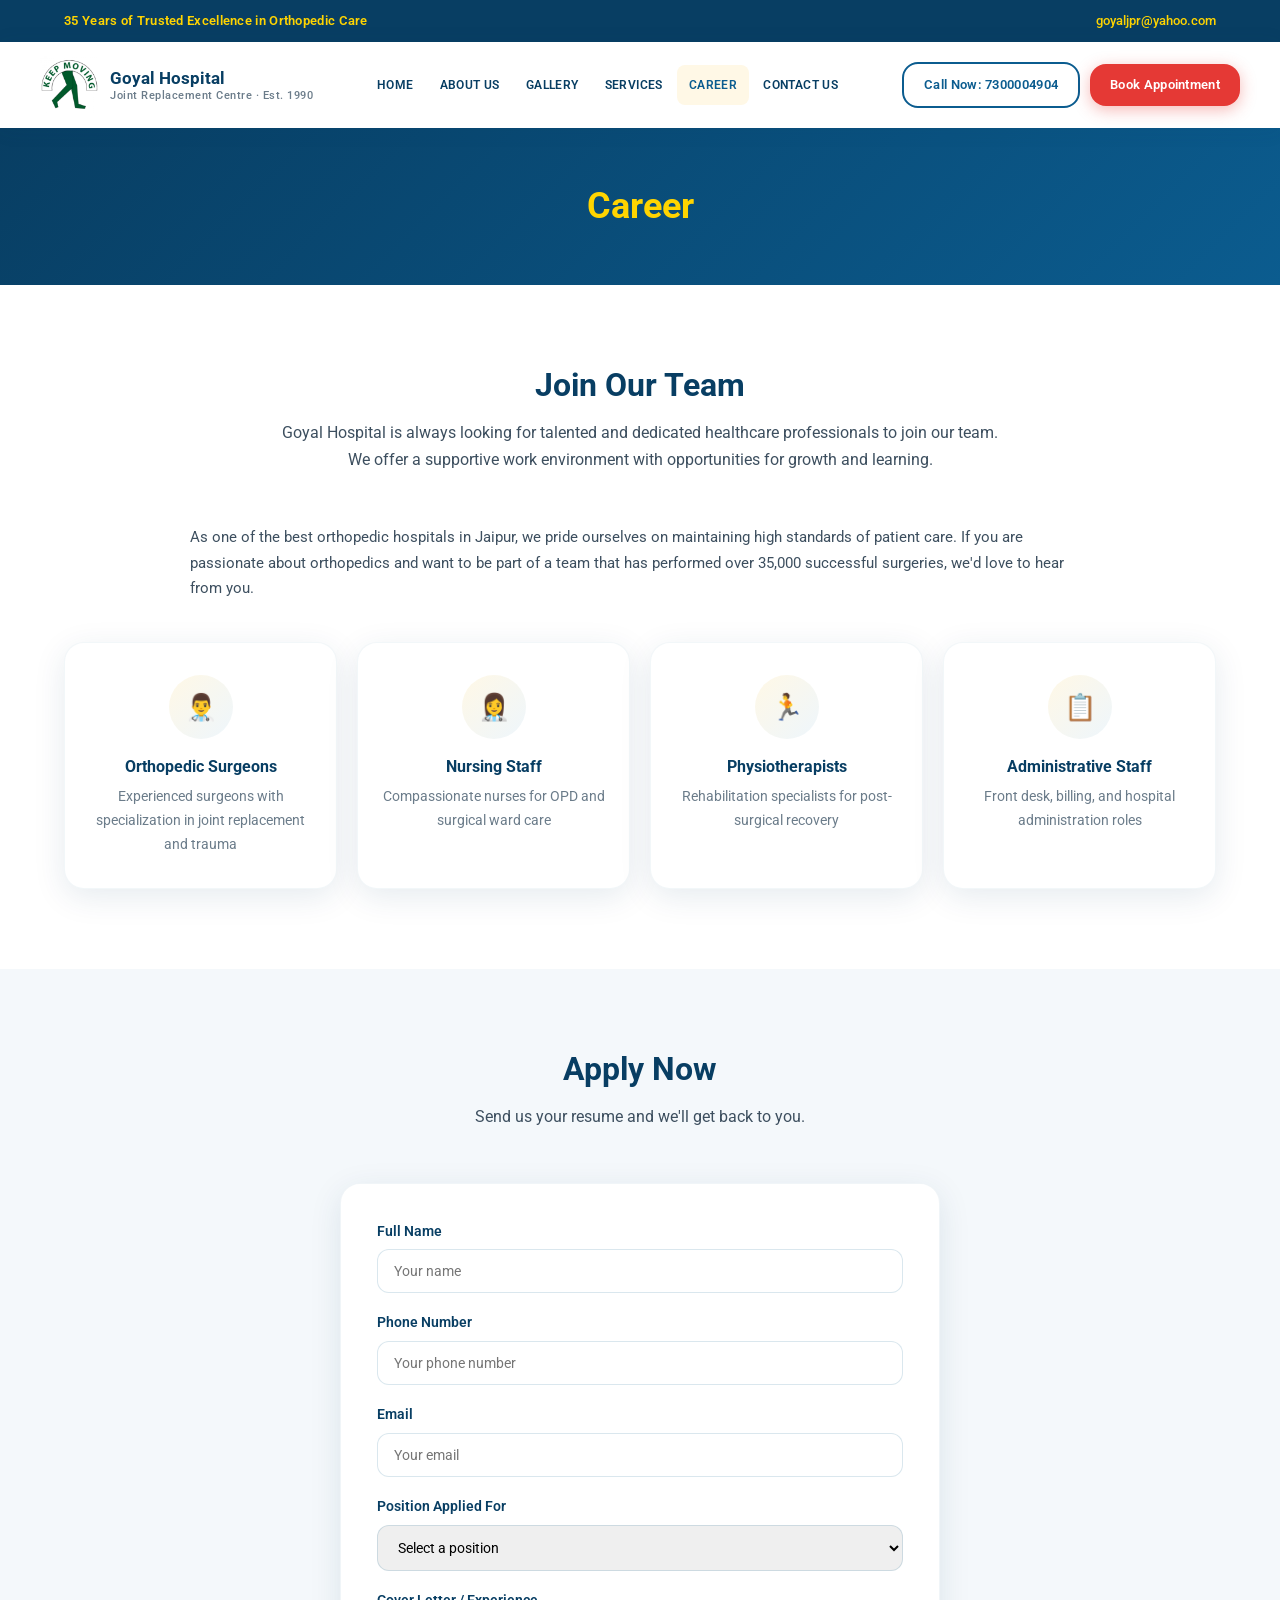
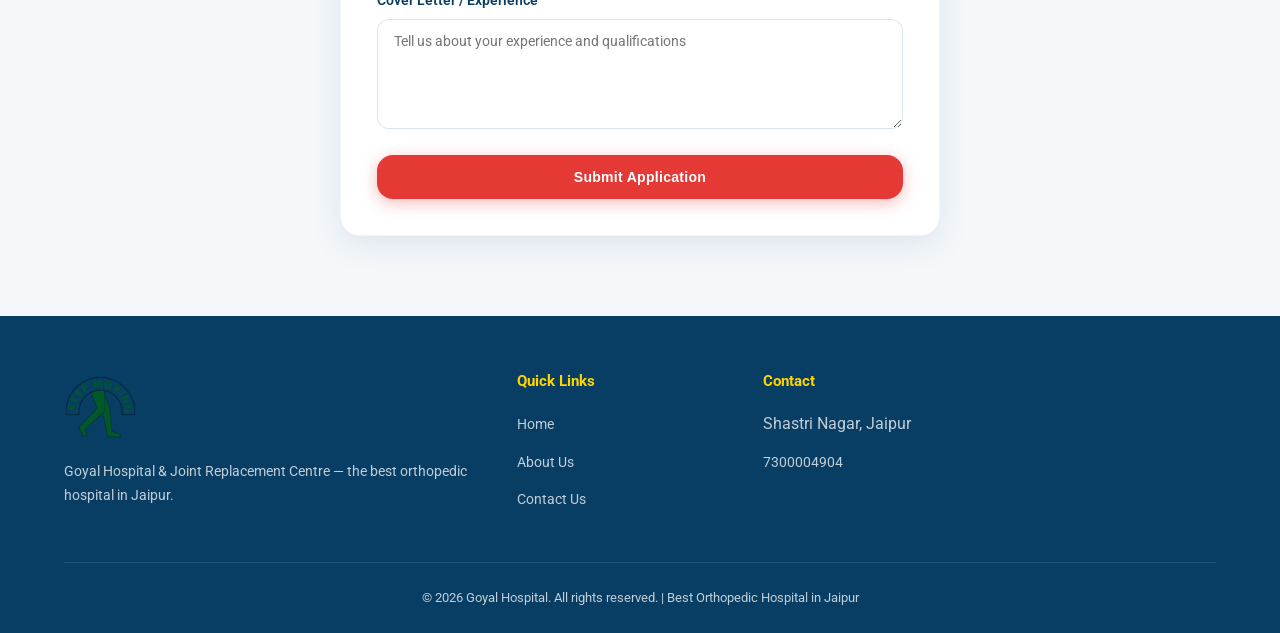
<file: career.html>
<!DOCTYPE html>
<html lang="en">
<head>
  <meta charset="UTF-8">
  <meta name="viewport" content="width=device-width, initial-scale=1.0">
  <title>Career | Join Goyal Hospital - Best Orthopedic Hospital Jaipur</title>
  <meta name="description" content="Career opportunities at Goyal Hospital, Rajasthan's leading joint replacement hospital in Jaipur. Join our expert orthopedic team.">
  <meta name="keywords" content="Orthopedic Hospital Jaipur, Best Orthopedic Hospital Rajasthan">
  <link rel="preconnect" href="https://fonts.googleapis.com">
  <link rel="preconnect" href="https://fonts.gstatic.com" crossorigin>
  <link href="https://fonts.googleapis.com/css2?family=Roboto:wght@400;500;600;700;800&display=swap" rel="stylesheet">
  <link rel="icon" href="assets/images/cropped-GOYAL-LOGO-1-e1656670790361-192x192.png">
  <link rel="stylesheet" href="css/style.css">
</head>
<body>

  <div class="top-bar">
    <div class="container">
      <span class="trust-tag">35 Years of Trusted Excellence in Orthopedic Care</span>
      <span><a href="mailto:goyaljpr@yahoo.com">goyaljpr@yahoo.com</a></span>
    </div>
  </div>

  <header class="site-header">
    <div class="container header-inner">
      <a href="index.html" class="logo">
        <img src="assets/images/cropped-GOYAL-LOGO-1-e1656670790361-192x192.png" alt="Goyal Hospital Logo">
        <div class="logo-text">Goyal Hospital<span>Joint Replacement Centre · Est. 1990</span></div>
      </a>
      <button class="menu-toggle" aria-label="Toggle menu"><span></span><span></span><span></span></button>
      <nav class="main-nav">
        <ul>
          <li><a href="index.html">Home</a></li>
          <li><a href="about-us.html">About Us</a></li>
          <li><a href="gallery.html">Gallery</a></li>
          <li>
            <a href="#">Services</a>
            <ul class="dropdown">
              <li><a href="services/arthroscopy.html">Arthroscopy</a></li>
              <li><a href="services/back-pain.html">Back Pain</a></li>
              <li><a href="services/knee-pain.html">Knee Pain</a></li>
              <li><a href="services/knee-replacement.html">Knee Replacement</a></li>
              <li><a href="services/fracture-treatment.html">Fracture Treatment</a></li>
              <li><a href="services/joint-replacement.html">Joint Replacement</a></li>
              <li><a href="services/shoulder-pain.html">Shoulder Pain</a></li>
              <li><a href="services/sports-injury.html">Sports Injury</a></li>
            </ul>
          </li>
          <li class="active"><a href="career.html">Career</a></li>
          <li><a href="contact-us.html">Contact Us</a></li>
        </ul>
      </nav>
      <div class="header-cta">
        <a href="tel:7300004904" class="btn btn-outline-dark btn-sm">Call Now: 7300004904</a>
        <a href="contact-us.html" class="btn btn-cta btn-sm">Book Appointment</a>
      </div>
    </div>
  </header>

  <section class="page-header">
    <div class="container"><h1>Career</h1></div>
  </section>

  <section class="section">
    <div class="container">
      <div class="section-header">
        <h2>Join Our Team</h2>
        <p>Goyal Hospital is always looking for talented and dedicated healthcare professionals to join our team. We offer a supportive work environment with opportunities for growth and learning.</p>
      </div>
      <div class="section-content">
        <p>As one of the best orthopedic hospitals in Jaipur, we pride ourselves on maintaining high standards of patient care. If you are passionate about orthopedics and want to be part of a team that has performed over 35,000 successful surgeries, we'd love to hear from you.</p>
      </div>
      <div class="features-grid" style="margin-top: 40px;">
        <div class="feature-card">
          <div class="feature-icon">👨‍⚕️</div>
          <h3>Orthopedic Surgeons</h3>
          <p>Experienced surgeons with specialization in joint replacement and trauma</p>
        </div>
        <div class="feature-card">
          <div class="feature-icon">👩‍⚕️</div>
          <h3>Nursing Staff</h3>
          <p>Compassionate nurses for OPD and surgical ward care</p>
        </div>
        <div class="feature-card">
          <div class="feature-icon">🏃</div>
          <h3>Physiotherapists</h3>
          <p>Rehabilitation specialists for post-surgical recovery</p>
        </div>
        <div class="feature-card">
          <div class="feature-icon">📋</div>
          <h3>Administrative Staff</h3>
          <p>Front desk, billing, and hospital administration roles</p>
        </div>
      </div>
    </div>
  </section>

  <section class="section section-alt">
    <div class="container">
      <div class="section-header">
        <h2>Apply Now</h2>
        <p>Send us your resume and we'll get back to you.</p>
      </div>
      <form class="appointment-form" style="max-width: 600px; margin: 0 auto;">
        <div class="form-group">
          <label for="name">Full Name</label>
          <input type="text" id="name" name="name" required placeholder="Your name">
        </div>
        <div class="form-group">
          <label for="phone">Phone Number</label>
          <input type="tel" id="phone" name="phone" required placeholder="Your phone number">
        </div>
        <div class="form-group">
          <label for="email">Email</label>
          <input type="email" id="email" name="email" required placeholder="Your email">
        </div>
        <div class="form-group">
          <label for="position">Position Applied For</label>
          <select id="position" name="position">
            <option value="">Select a position</option>
            <option>Orthopedic Surgeon</option>
            <option>Nursing Staff</option>
            <option>Physiotherapist</option>
            <option>Administrative Staff</option>
            <option>Other</option>
          </select>
        </div>
        <div class="form-group">
          <label for="message">Cover Letter / Experience</label>
          <textarea id="message" name="message" placeholder="Tell us about your experience and qualifications"></textarea>
        </div>
        <button type="submit" class="btn btn-cta" style="width: 100%; ">Submit Application</button>
      </form>
    </div>
  </section>

  <footer class="site-footer">
    <div class="container">
      <div class="footer-grid">
        <div class="footer-brand">
          <img src="assets/images/cropped-GOYAL-LOGO-1-e1656670790361-192x192.png" alt="Goyal Hospital">
          <p>Goyal Hospital & Joint Replacement Centre — the best orthopedic hospital in Jaipur.</p>
        </div>
        <div class="footer-col">
          <h4>Quick Links</h4>
          <ul>
            <li><a href="index.html">Home</a></li>
            <li><a href="about-us.html">About Us</a></li>
            <li><a href="contact-us.html">Contact Us</a></li>
          </ul>
        </div>
        <div class="footer-col">
          <h4>Contact</h4>
          <ul>
            <li>Shastri Nagar, Jaipur</li>
            <li><a href="tel:7300004904">7300004904</a></li>
          </ul>
        </div>
        <div class="footer-col"></div>
      </div>
      <div class="footer-bottom"><p>&copy; 2026 Goyal Hospital. All rights reserved. | Best Orthopedic Hospital in Jaipur</p></div>
    </div>
  </footer>
  <script src="js/main.js"></script>
</body>
</html>
</file>
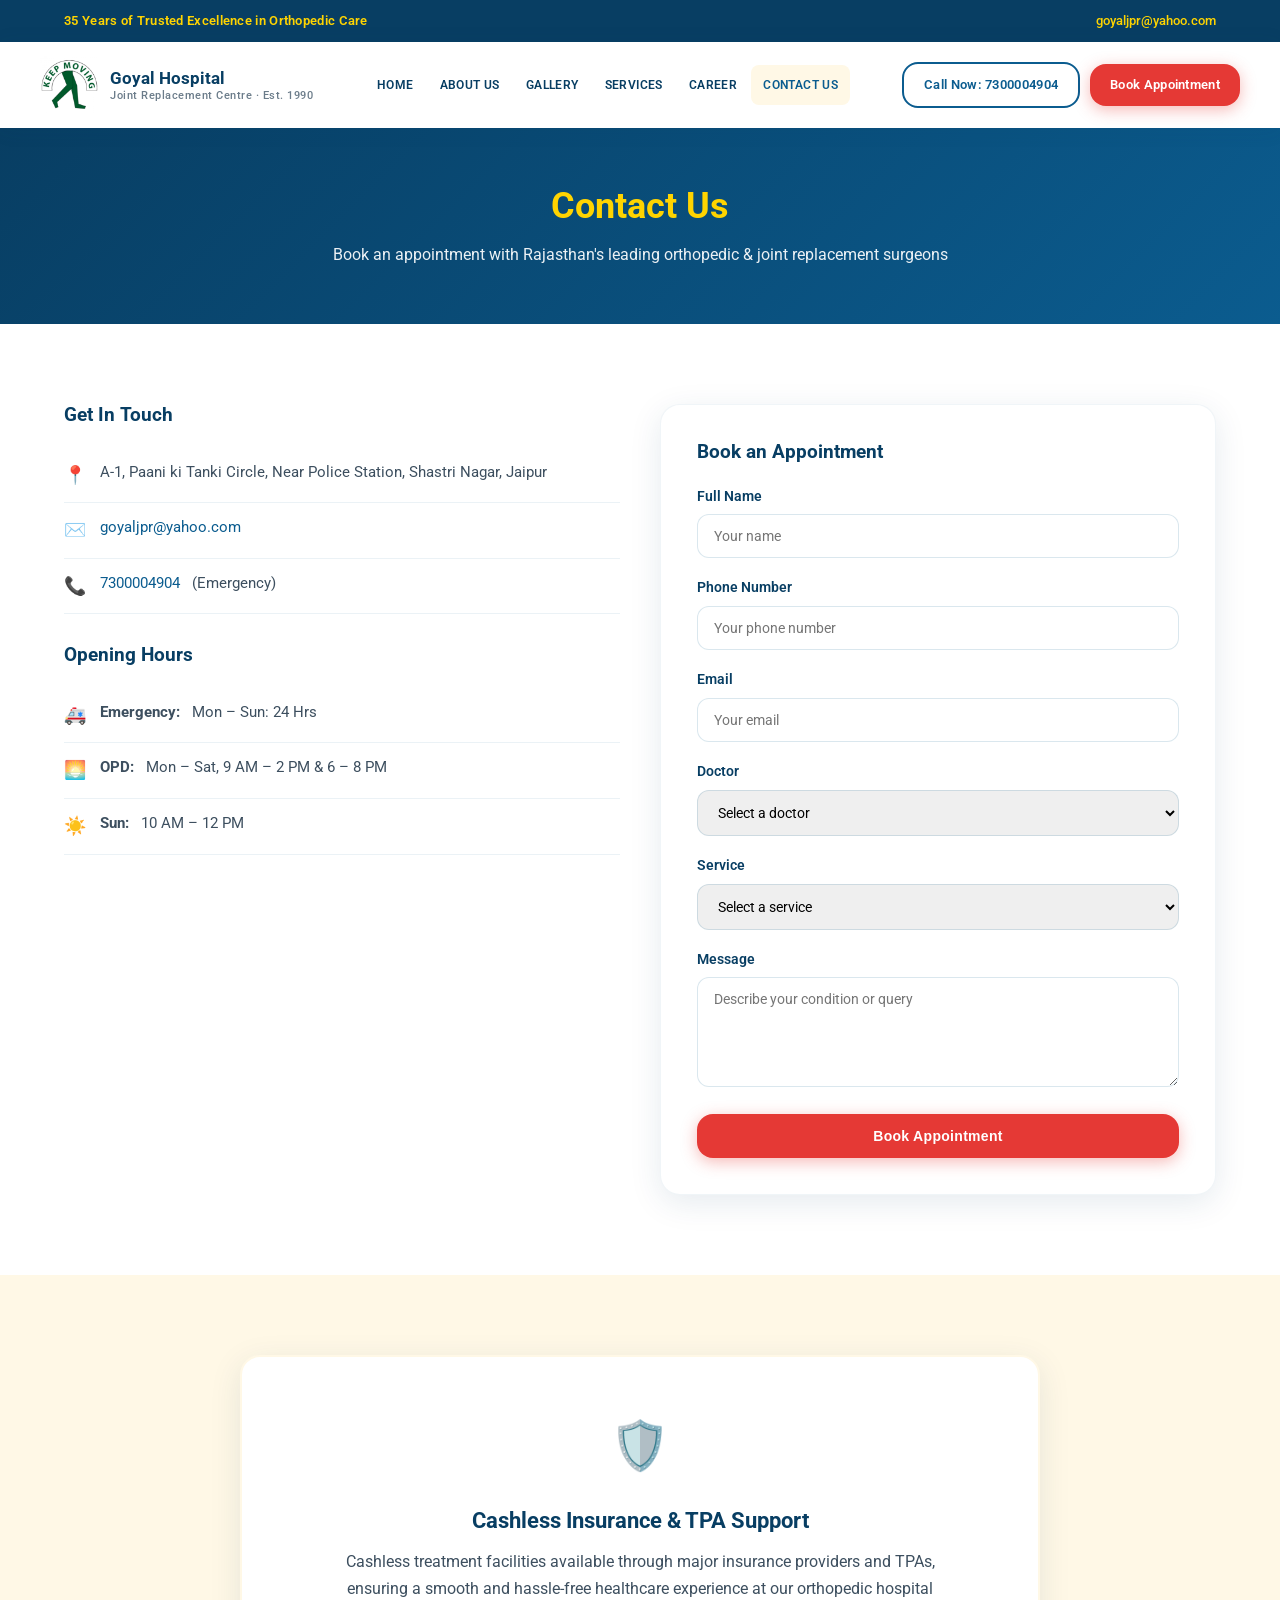
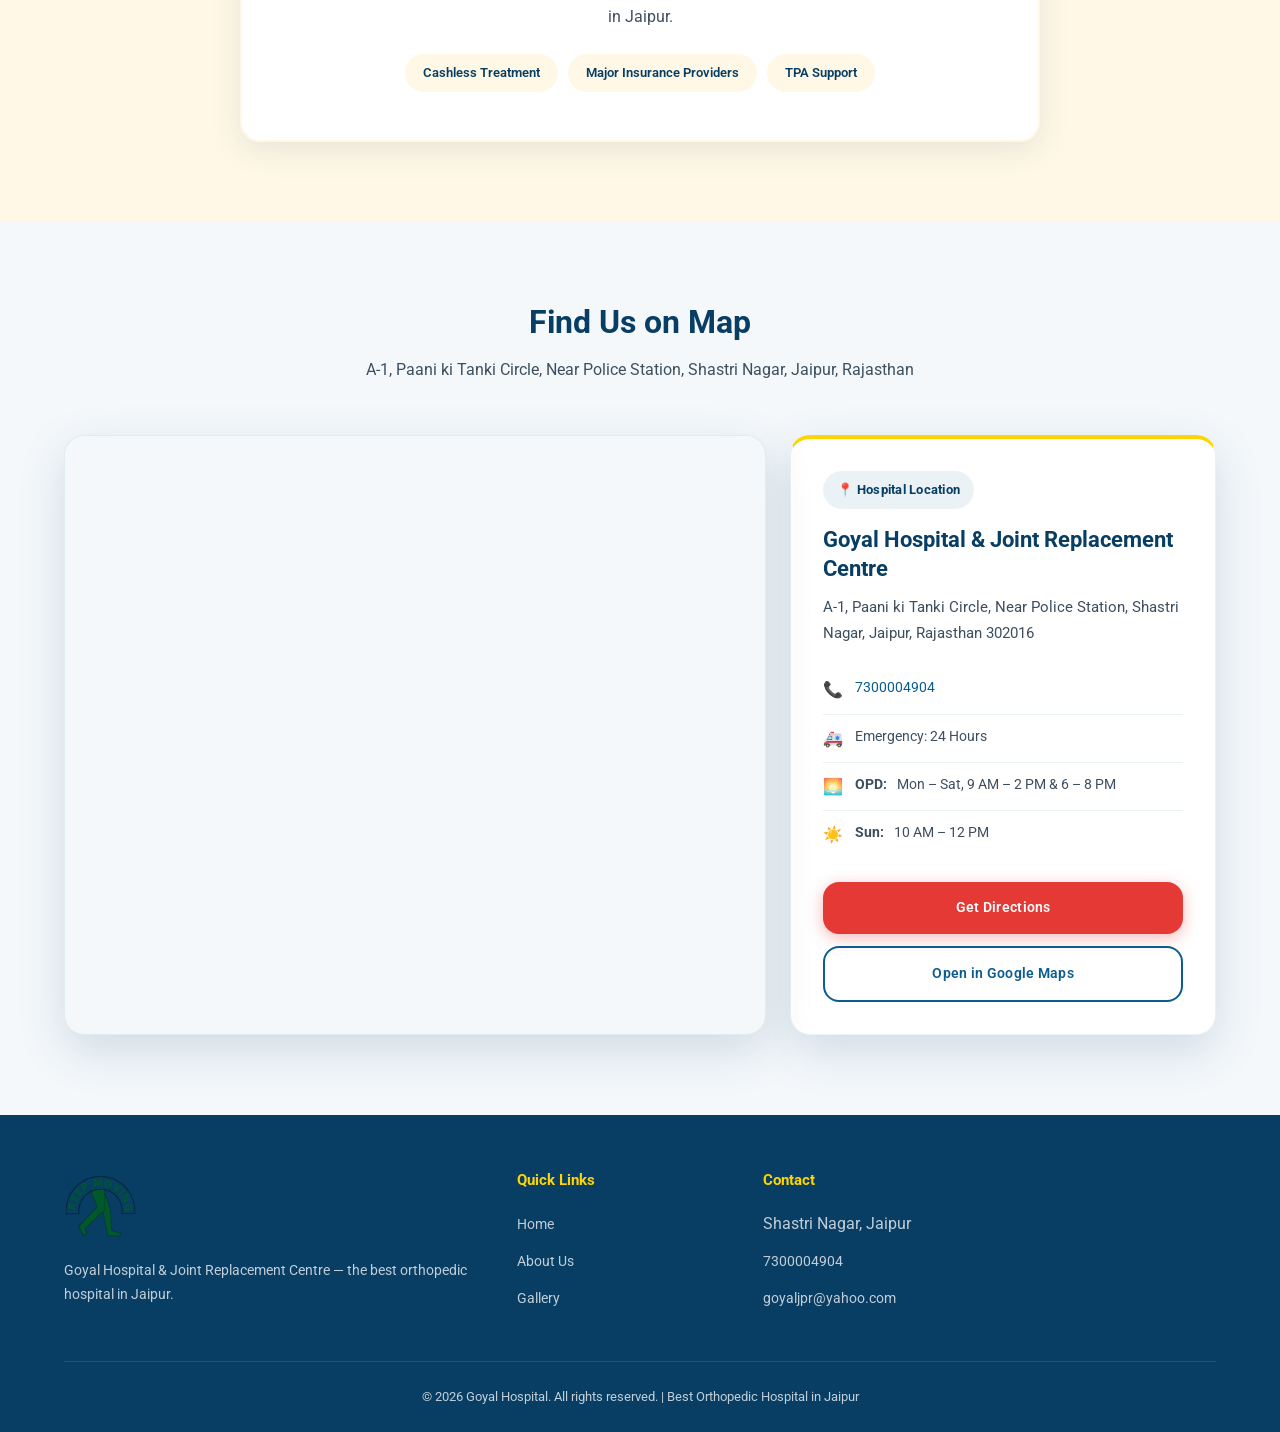
<file: contact-us.html>
<!DOCTYPE html>
<html lang="en">
<head>
  <meta charset="UTF-8">
  <meta name="viewport" content="width=device-width, initial-scale=1.0">
  <title>Contact Us | Book Appointment - Orthopedic Hospital Jaipur - Goyal Hospital</title>
  <meta name="description" content="Contact Goyal Hospital, the best joint replacement hospital in Jaipur. Book appointment for knee replacement, hip replacement, ACL surgery. Shastri Nagar, Jaipur. Call 7300004904.">
  <meta name="keywords" content="Orthopedic Hospital Jaipur, Joint Replacement Hospital Jaipur, Book Appointment Jaipur">
  <link rel="preconnect" href="https://fonts.googleapis.com">
  <link rel="preconnect" href="https://fonts.gstatic.com" crossorigin>
  <link href="https://fonts.googleapis.com/css2?family=Roboto:wght@400;500;600;700;800&display=swap" rel="stylesheet">
  <link rel="icon" href="assets/images/cropped-GOYAL-LOGO-1-e1656670790361-192x192.png">
  <link rel="stylesheet" href="css/style.css">
</head>
<body>

  <div class="top-bar">
    <div class="container">
      <span class="trust-tag">35 Years of Trusted Excellence in Orthopedic Care</span>
      <span><a href="mailto:goyaljpr@yahoo.com">goyaljpr@yahoo.com</a></span>
    </div>
  </div>

  <header class="site-header">
    <div class="container header-inner">
      <a href="index.html" class="logo">
        <img src="assets/images/cropped-GOYAL-LOGO-1-e1656670790361-192x192.png" alt="Goyal Hospital Logo">
        <div class="logo-text">Goyal Hospital<span>Joint Replacement Centre · Est. 1990</span></div>
      </a>
      <button class="menu-toggle" aria-label="Toggle menu"><span></span><span></span><span></span></button>
      <nav class="main-nav">
        <ul>
          <li><a href="index.html">Home</a></li>
          <li><a href="about-us.html">About Us</a></li>
          <li><a href="gallery.html">Gallery</a></li>
          <li>
            <a href="#">Services</a>
            <ul class="dropdown">
              <li><a href="services/arthroscopy.html">Arthroscopy</a></li>
              <li><a href="services/back-pain.html">Back Pain</a></li>
              <li><a href="services/knee-pain.html">Knee Pain</a></li>
              <li><a href="services/knee-replacement.html">Knee Replacement</a></li>
              <li><a href="services/fracture-treatment.html">Fracture Treatment</a></li>
              <li><a href="services/joint-replacement.html">Joint Replacement</a></li>
              <li><a href="services/shoulder-pain.html">Shoulder Pain</a></li>
              <li><a href="services/sports-injury.html">Sports Injury</a></li>
            </ul>
          </li>
          <li><a href="career.html">Career</a></li>
          <li class="active"><a href="contact-us.html">Contact Us</a></li>
        </ul>
      </nav>
      <div class="header-cta">
        <a href="tel:7300004904" class="btn btn-outline-dark btn-sm">Call Now: 7300004904</a>
        <a href="contact-us.html" class="btn btn-cta btn-sm">Book Appointment</a>
      </div>
    </div>
  </header>

  <section class="page-header">
    <div class="container">
      <h1>Contact Us</h1>
      <p>Book an appointment with Rajasthan's leading orthopedic & joint replacement surgeons</p>
    </div>
  </section>

  <section class="section">
    <div class="container">
      <div class="contact-grid">
        <div class="contact-info">
          <h3>Get In Touch</h3>
          <ul>
            <li><span class="icon">📍</span> A-1, Paani ki Tanki Circle, Near Police Station, Shastri Nagar, Jaipur</li>
            <li><span class="icon">✉️</span> <a href="mailto:goyaljpr@yahoo.com">goyaljpr@yahoo.com</a></li>
            <li><span class="icon">📞</span> <a href="tel:7300004904">7300004904</a> (Emergency)</li>
          </ul>
          <h3 style="margin-top: 30px;">Opening Hours</h3>
          <ul>
            <li><span class="icon">🚑</span> <strong>Emergency:</strong> Mon – Sun: 24 Hrs</li>
            <li><span class="icon">🌅</span> <strong>OPD:</strong> Mon – Sat, 9 AM – 2 PM & 6 – 8 PM</li>
            <li><span class="icon">☀️</span> <strong>Sun:</strong> 10 AM – 12 PM</li>
          </ul>
        </div>
        <form class="appointment-form">
          <h3 style="margin-bottom: 20px; color: var(--primary-dark);">Book an Appointment</h3>
          <div class="form-group">
            <label for="name">Full Name</label>
            <input type="text" id="name" name="name" required placeholder="Your name">
          </div>
          <div class="form-group">
            <label for="phone">Phone Number</label>
            <input type="tel" id="phone" name="phone" required placeholder="Your phone number">
          </div>
          <div class="form-group">
            <label for="email">Email</label>
            <input type="email" id="email" name="email" placeholder="Your email">
          </div>
          <div class="form-group">
            <label for="doctor">Doctor</label>
            <select id="doctor" name="doctor">
              <option value="">Select a doctor</option>
              <option value="Dr. Vinay Goyal">Dr. Vinay Goyal</option>
              <option value="Dr. Raghav Goyal">Dr. Raghav Goyal</option>
            </select>
          </div>
          <div class="form-group">
            <label for="service">Service</label>
            <select id="service" name="service">
              <option value="">Select a service</option>
              <option>Arthroscopy</option>
              <option>Back Pain</option>
              <option>Knee Pain</option>
              <option>Knee Replacement</option>
              <option>Fracture Treatment</option>
              <option>Joint Replacement</option>
              <option>Shoulder Pain</option>
              <option>Sports Injury</option>
            </select>
          </div>
          <div class="form-group">
            <label for="message">Message</label>
            <textarea id="message" name="message" placeholder="Describe your condition or query"></textarea>
          </div>
          <button type="submit" class="btn btn-cta btn-block">Book Appointment</button>
        </form>
      </div>
    </div>
  </section>

  <section class="section section-cream insurance-section">
    <div class="container">
      <div class="insurance-box">
        <div class="insurance-icon">🛡️</div>
        <h3>Cashless Insurance & TPA Support</h3>
        <p>Cashless treatment facilities available through major insurance providers and TPAs, ensuring a smooth and hassle-free healthcare experience at our orthopedic hospital in Jaipur.</p>
        <div class="insurance-tags">
          <span class="insurance-tag">Cashless Treatment</span>
          <span class="insurance-tag">Major Insurance Providers</span>
          <span class="insurance-tag">TPA Support</span>
        </div>
      </div>
    </div>
  </section>

  <section class="section section-alt map-section">
    <div class="container">
      <div class="section-header">
        <h2>Find Us on Map</h2>
        <p>A-1, Paani ki Tanki Circle, Near Police Station, Shastri Nagar, Jaipur, Rajasthan</p>
      </div>
      <div class="map-layout">
        <div class="map-wrapper">
          <iframe
            class="map-frame"
            src="https://maps.google.com/maps?q=Goyal+Hospital+%26+Joint+Replacement+Centre@26.938199365203484,75.80081075492001&hl=en&z=17&output=embed"
            allowfullscreen=""
            loading="lazy"
            referrerpolicy="no-referrer-when-downgrade"
            title="Goyal Hospital Location on Google Maps">
          </iframe>
        </div>
        <aside class="map-info-card">
          <div class="map-info-badge">📍 Hospital Location</div>
          <h3>Goyal Hospital & Joint Replacement Centre</h3>
          <p class="map-address">A-1, Paani ki Tanki Circle, Near Police Station, Shastri Nagar, Jaipur, Rajasthan 302016</p>
          <ul class="map-meta">
            <li><span>📞</span> <a href="tel:7300004904">7300004904</a></li>
            <li><span>🚑</span> Emergency: 24 Hours</li>
            <li><span>🌅</span> <strong>OPD:</strong> Mon – Sat, 9 AM – 2 PM & 6 – 8 PM</li>
            <li><span>☀️</span> <strong>Sun:</strong> 10 AM – 12 PM</li>
          </ul>
          <div class="map-actions">
            <a
              href="https://www.google.com/maps/dir/?api=1&destination=26.938199365203484,75.80081075492001"
              class="btn btn-cta btn-block"
              target="_blank"
              rel="noopener noreferrer">
              Get Directions
            </a>
            <a
              href="https://www.google.com/maps/search/?api=1&query=26.938199365203484,75.80081075492001"
              class="btn btn-outline-dark btn-block"
              target="_blank"
              rel="noopener noreferrer">
              Open in Google Maps
            </a>
          </div>
        </aside>
      </div>
    </div>
  </section>

  <footer class="site-footer">
    <div class="container">
      <div class="footer-grid">
        <div class="footer-brand">
          <img src="assets/images/cropped-GOYAL-LOGO-1-e1656670790361-192x192.png" alt="Goyal Hospital">
          <p>Goyal Hospital & Joint Replacement Centre — the best orthopedic hospital in Jaipur.</p>
        </div>
        <div class="footer-col">
          <h4>Quick Links</h4>
          <ul>
            <li><a href="index.html">Home</a></li>
            <li><a href="about-us.html">About Us</a></li>
            <li><a href="gallery.html">Gallery</a></li>
          </ul>
        </div>
        <div class="footer-col">
          <h4>Contact</h4>
          <ul>
            <li>Shastri Nagar, Jaipur</li>
            <li><a href="tel:7300004904">7300004904</a></li>
            <li><a href="mailto:goyaljpr@yahoo.com">goyaljpr@yahoo.com</a></li>
          </ul>
        </div>
        <div class="footer-col"></div>
      </div>
      <div class="footer-bottom"><p>&copy; 2026 Goyal Hospital. All rights reserved. | Best Orthopedic Hospital in Jaipur</p></div>
    </div>
  </footer>
  <script src="js/main.js"></script>
</body>
</html>
</file>
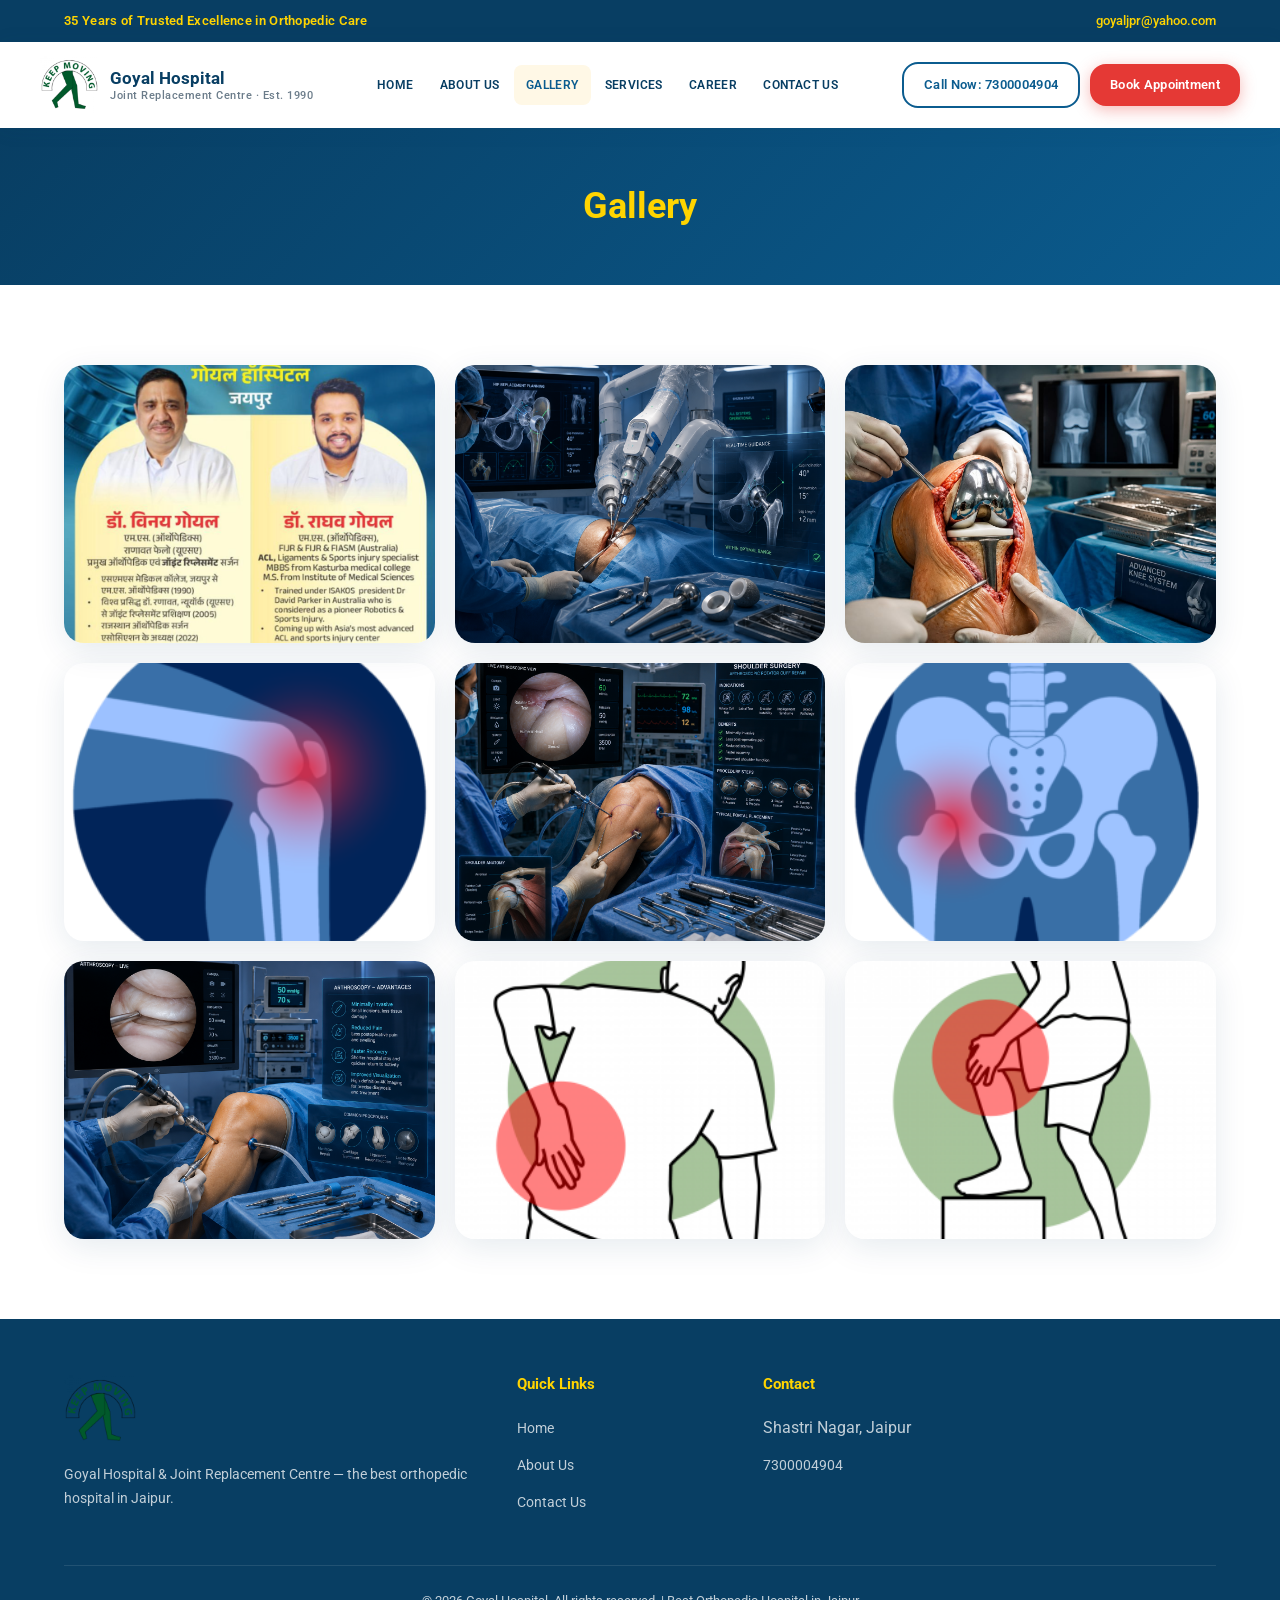
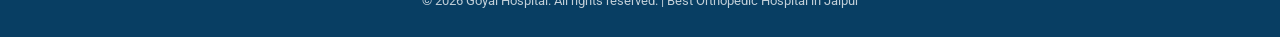
<file: gallery.html>
<!DOCTYPE html>
<html lang="en">
<head>
  <meta charset="UTF-8">
  <meta name="viewport" content="width=device-width, initial-scale=1.0">
  <title>Gallery | Goyal Hospital - Orthopedic Hospital Jaipur</title>
  <meta name="description" content="View photos of Goyal Hospital facilities, joint replacement surgeries, and patient care. Best orthopedic hospital in Jaipur since 1990.">
  <meta name="keywords" content="Orthopedic Hospital Jaipur, Joint Replacement Hospital Jaipur">
  <link rel="preconnect" href="https://fonts.googleapis.com">
  <link rel="preconnect" href="https://fonts.gstatic.com" crossorigin>
  <link href="https://fonts.googleapis.com/css2?family=Roboto:wght@400;500;600;700;800&display=swap" rel="stylesheet">
  <link rel="icon" href="assets/images/cropped-GOYAL-LOGO-1-e1656670790361-192x192.png">
  <link rel="stylesheet" href="css/style.css">
</head>
<body>

  <div class="top-bar">
    <div class="container">
      <span class="trust-tag">35 Years of Trusted Excellence in Orthopedic Care</span>
      <span><a href="mailto:goyaljpr@yahoo.com">goyaljpr@yahoo.com</a></span>
    </div>
  </div>

  <header class="site-header">
    <div class="container header-inner">
      <a href="index.html" class="logo">
        <img src="assets/images/cropped-GOYAL-LOGO-1-e1656670790361-192x192.png" alt="Goyal Hospital Logo">
        <div class="logo-text">Goyal Hospital<span>Joint Replacement Centre · Est. 1990</span></div>
      </a>
      <button class="menu-toggle" aria-label="Toggle menu"><span></span><span></span><span></span></button>
      <nav class="main-nav">
        <ul>
          <li><a href="index.html">Home</a></li>
          <li><a href="about-us.html">About Us</a></li>
          <li class="active"><a href="gallery.html">Gallery</a></li>
          <li>
            <a href="#">Services</a>
            <ul class="dropdown">
              <li><a href="services/arthroscopy.html">Arthroscopy</a></li>
              <li><a href="services/back-pain.html">Back Pain</a></li>
              <li><a href="services/knee-pain.html">Knee Pain</a></li>
              <li><a href="services/knee-replacement.html">Knee Replacement</a></li>
              <li><a href="services/fracture-treatment.html">Fracture Treatment</a></li>
              <li><a href="services/joint-replacement.html">Joint Replacement</a></li>
              <li><a href="services/shoulder-pain.html">Shoulder Pain</a></li>
              <li><a href="services/sports-injury.html">Sports Injury</a></li>
            </ul>
          </li>
          <li><a href="career.html">Career</a></li>
          <li><a href="contact-us.html">Contact Us</a></li>
        </ul>
      </nav>
      <div class="header-cta">
        <a href="tel:7300004904" class="btn btn-outline-dark btn-sm">Call Now: 7300004904</a>
        <a href="contact-us.html" class="btn btn-cta btn-sm">Book Appointment</a>
      </div>
    </div>
  </header>

  <section class="page-header">
    <div class="container"><h1>Gallery</h1></div>
  </section>

  <section class="section">
    <div class="container">
      <div class="gallery-grid">
        <div class="gallery-item"><img src="assets/images/DOCTOR'S PROFILE.png" alt="Goyal Hospital"></div>
        <div class="gallery-item"><img src="assets/images/HIP-REPLACEMENT.png" alt="Hip Replacement Jaipur"></div>
        <div class="gallery-item"><img src="assets/images/Knee-Replacement.png" alt="Knee Replacement"></div>
        <div class="gallery-item"><img src="assets/images/1-01-280x280.png" alt="Hand Surgery"></div>
        <div class="gallery-item"><img src="assets/images/Shoulder_Surgery.png" alt="Shoulder Surgery Jaipur"></div>
        <div class="gallery-item"><img src="assets/images/8-01-280x280.png" alt="Foot and Ankle"></div>
        <div class="gallery-item"><img src="assets/images/Arthroscopy.png" alt="Arthroscopy Jaipur"></div>
        <div class="gallery-item"><img src="assets/images/2-280x280.png" alt="Back Pain"></div>
        <div class="gallery-item"><img src="assets/images/3-280x280.png" alt="Knee Pain"></div>
      </div>
    </div>
  </section>

  <footer class="site-footer">
    <div class="container">
      <div class="footer-grid">
        <div class="footer-brand">
          <img src="assets/images/cropped-GOYAL-LOGO-1-e1656670790361-192x192.png" alt="Goyal Hospital">
          <p>Goyal Hospital & Joint Replacement Centre — the best orthopedic hospital in Jaipur.</p>
        </div>
        <div class="footer-col">
          <h4>Quick Links</h4>
          <ul>
            <li><a href="index.html">Home</a></li>
            <li><a href="about-us.html">About Us</a></li>
            <li><a href="contact-us.html">Contact Us</a></li>
          </ul>
        </div>
        <div class="footer-col">
          <h4>Contact</h4>
          <ul>
            <li>Shastri Nagar, Jaipur</li>
            <li><a href="tel:7300004904">7300004904</a></li>
          </ul>
        </div>
        <div class="footer-col"></div>
      </div>
      <div class="footer-bottom"><p>&copy; 2026 Goyal Hospital. All rights reserved. | Best Orthopedic Hospital in Jaipur</p></div>
    </div>
  </footer>
  <script src="js/main.js"></script>
</body>
</html>
</file>
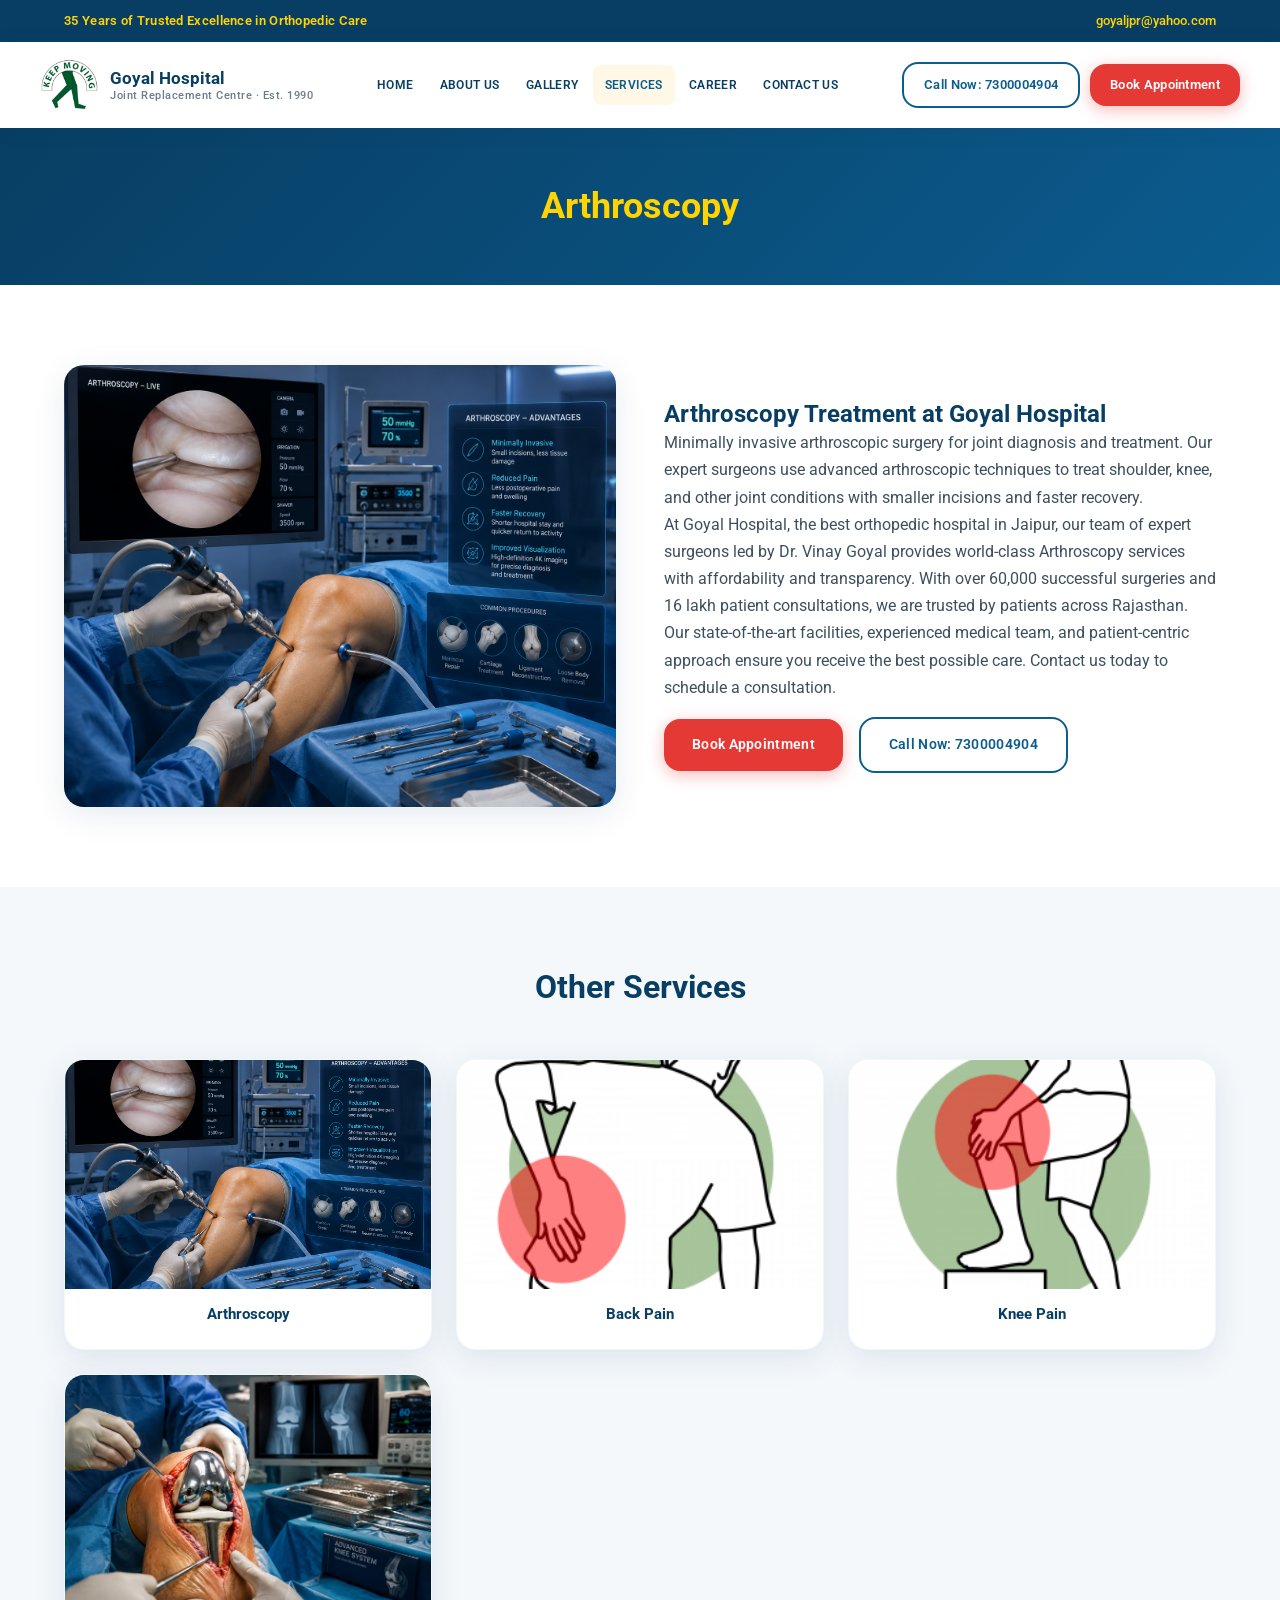
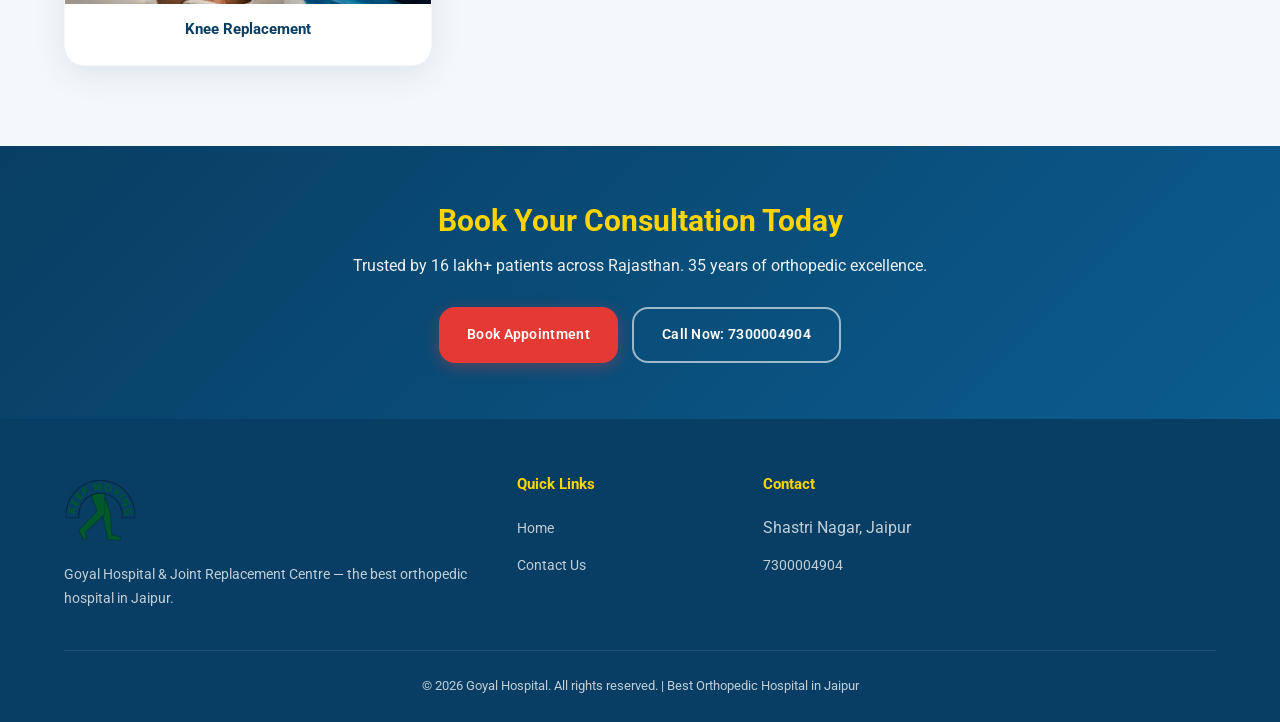
<file: services/arthroscopy.html>
<!DOCTYPE html>
<html lang="en">
<head>
  <meta charset="UTF-8">
  <meta name="viewport" content="width=device-width, initial-scale=1.0">
  <title>Arthroscopy Jaipur | Minimally Invasive Joint Surgery - Goyal Hospital</title>
  <meta name="description" content="Minimally invasive arthroscopy in Jaipur with reduced recovery time. Expert joint procedures at the best orthopedic hospital in Jaipur.">
  <link rel="preconnect" href="https://fonts.googleapis.com">
  <link rel="preconnect" href="https://fonts.gstatic.com" crossorigin>
  <link href="https://fonts.googleapis.com/css2?family=Roboto:wght@400;500;600;700;800&display=swap" rel="stylesheet">
  <link rel="icon" href="../assets/images/cropped-GOYAL-LOGO-1-e1656670790361-192x192.png">
  <link rel="stylesheet" href="../css/style.css">
  <meta name="keywords" content="Orthopedic Hospital Jaipur">
</head>
<body>
  <div class="top-bar">
    <div class="container">
      <span class="trust-tag">35 Years of Trusted Excellence in Orthopedic Care</span>
      <span><a href="mailto:goyaljpr@yahoo.com">goyaljpr@yahoo.com</a></span>
    </div>
  </div>
  <header class="site-header">
    <div class="container header-inner">
      <a href="../index.html" class="logo">
        <img src="../assets/images/cropped-GOYAL-LOGO-1-e1656670790361-192x192.png" alt="Goyal Hospital Logo">
        <div class="logo-text">Goyal Hospital<span>Joint Replacement Centre · Est. 1990</span></div>
      </a>
      <button class="menu-toggle" aria-label="Toggle menu"><span></span><span></span><span></span></button>
      <nav class="main-nav">
        <ul>
          <li><a href="../index.html">Home</a></li>
          <li><a href="../about-us.html">About Us</a></li>
          <li><a href="../gallery.html">Gallery</a></li>
          <li class="active"><a href="#">Services</a>
            <ul class="dropdown">
              <li><a href="arthroscopy.html">Arthroscopy</a></li>
              <li><a href="back-pain.html">Back Pain</a></li>
              <li><a href="knee-pain.html">Knee Pain</a></li>
              <li><a href="knee-replacement.html">Knee Replacement</a></li>
              <li><a href="fracture-treatment.html">Fracture Treatment</a></li>
              <li><a href="joint-replacement.html">Joint Replacement</a></li>
              <li><a href="shoulder-pain.html">Shoulder Pain</a></li>
              <li><a href="sports-injury.html">Sports Injury</a></li>
            </ul>
          </li>
          <li><a href="../career.html">Career</a></li>
          <li><a href="../contact-us.html">Contact Us</a></li>
        </ul>
      </nav>
      <div class="header-cta">
        <a href="tel:7300004904" class="btn btn-outline-dark btn-sm">Call Now: 7300004904</a>
        <a href="../contact-us.html" class="btn btn-cta btn-sm">Book Appointment</a>
      </div>
    </div>
  </header>
  <section class="page-header">
    <div class="container"><h1>Arthroscopy</h1></div>
  </section>
  <section class="section">
    <div class="container">
      <div class="surgery-grid">
        <img src="../assets/images/Arthroscopy.png" alt="Arthroscopy Jaipur">
        <div>
          <h2>Arthroscopy Treatment at Goyal Hospital</h2>
          <p>Minimally invasive arthroscopic surgery for joint diagnosis and treatment. Our expert surgeons use advanced arthroscopic techniques to treat shoulder, knee, and other joint conditions with smaller incisions and faster recovery.</p>
          <p>At Goyal Hospital, the best orthopedic hospital in Jaipur, our team of expert surgeons led by Dr. Vinay Goyal provides world-class Arthroscopy services with affordability and transparency. With over 60,000 successful surgeries and 16 lakh patient consultations, we are trusted by patients across Rajasthan.</p>
          <p>Our state-of-the-art facilities, experienced medical team, and patient-centric approach ensure you receive the best possible care. Contact us today to schedule a consultation.</p>
          <a href="../contact-us.html" class="btn btn-cta" style=" margin-top: 16px;">Book Appointment</a>
          <a href="tel:7300004904" class="btn btn-outline-dark" style="margin-left: 12px; margin-top: 16px;">Call Now: 7300004904</a>
        </div>
      </div>
    </div>
  </section>
  <section class="section section-alt">
    <div class="container">
      <div class="section-header"><h2>Other Services</h2></div>
      <div class="services-grid">
        <div class="service-card"><a href="arthroscopy.html"><img src="../assets/images/Arthroscopy.png" alt="Arthroscopy Jaipur"><h3>Arthroscopy</h3></a></div>
        <div class="service-card"><a href="back-pain.html"><img src="../assets/images/2-280x280.png" alt="Back Pain"><h3>Back Pain</h3></a></div>
        <div class="service-card"><a href="knee-pain.html"><img src="../assets/images/3-280x280.png" alt="Knee Pain"><h3>Knee Pain</h3></a></div>
        <div class="service-card"><a href="knee-replacement.html"><img src="../assets/images/Knee-Replacement.png" alt="Knee Replacement"><h3>Knee Replacement</h3></a></div>
      </div>
    </div>
  </section>

  <section class="cta-banner">
    <div class="container">
      <h2>Book Your Consultation Today</h2>
      <p>Trusted by 16 lakh+ patients across Rajasthan. 35 years of orthopedic excellence.</p>
      <div class="btn-group">
        <a href="../contact-us.html" class="btn btn-cta">Book Appointment</a>
        <a href="tel:7300004904" class="btn btn-call">Call Now: 7300004904</a>
      </div>
    </div>
  </section>
  <footer class="site-footer">
    <div class="container">
      <div class="footer-grid">
        <div class="footer-brand">
          <img src="../assets/images/cropped-GOYAL-LOGO-1-e1656670790361-192x192.png" alt="Goyal Hospital">
          <p>Goyal Hospital & Joint Replacement Centre — the best orthopedic hospital in Jaipur.</p>
        </div>
        <div class="footer-col">
          <h4>Quick Links</h4>
          <ul>
            <li><a href="../index.html">Home</a></li>
            <li><a href="../contact-us.html">Contact Us</a></li>
          </ul>
        </div>
        <div class="footer-col">
          <h4>Contact</h4>
          <ul>
            <li>Shastri Nagar, Jaipur</li>
            <li><a href="tel:7300004904">7300004904</a></li>
          </ul>
        </div>
        <div class="footer-col"></div>
      </div>
      <div class="footer-bottom"><p>&copy; 2026 Goyal Hospital. All rights reserved. | Best Orthopedic Hospital in Jaipur</p></div>
    </div>
  </footer>
  <script src="../js/main.js"></script>
</body>
</html>
</file>
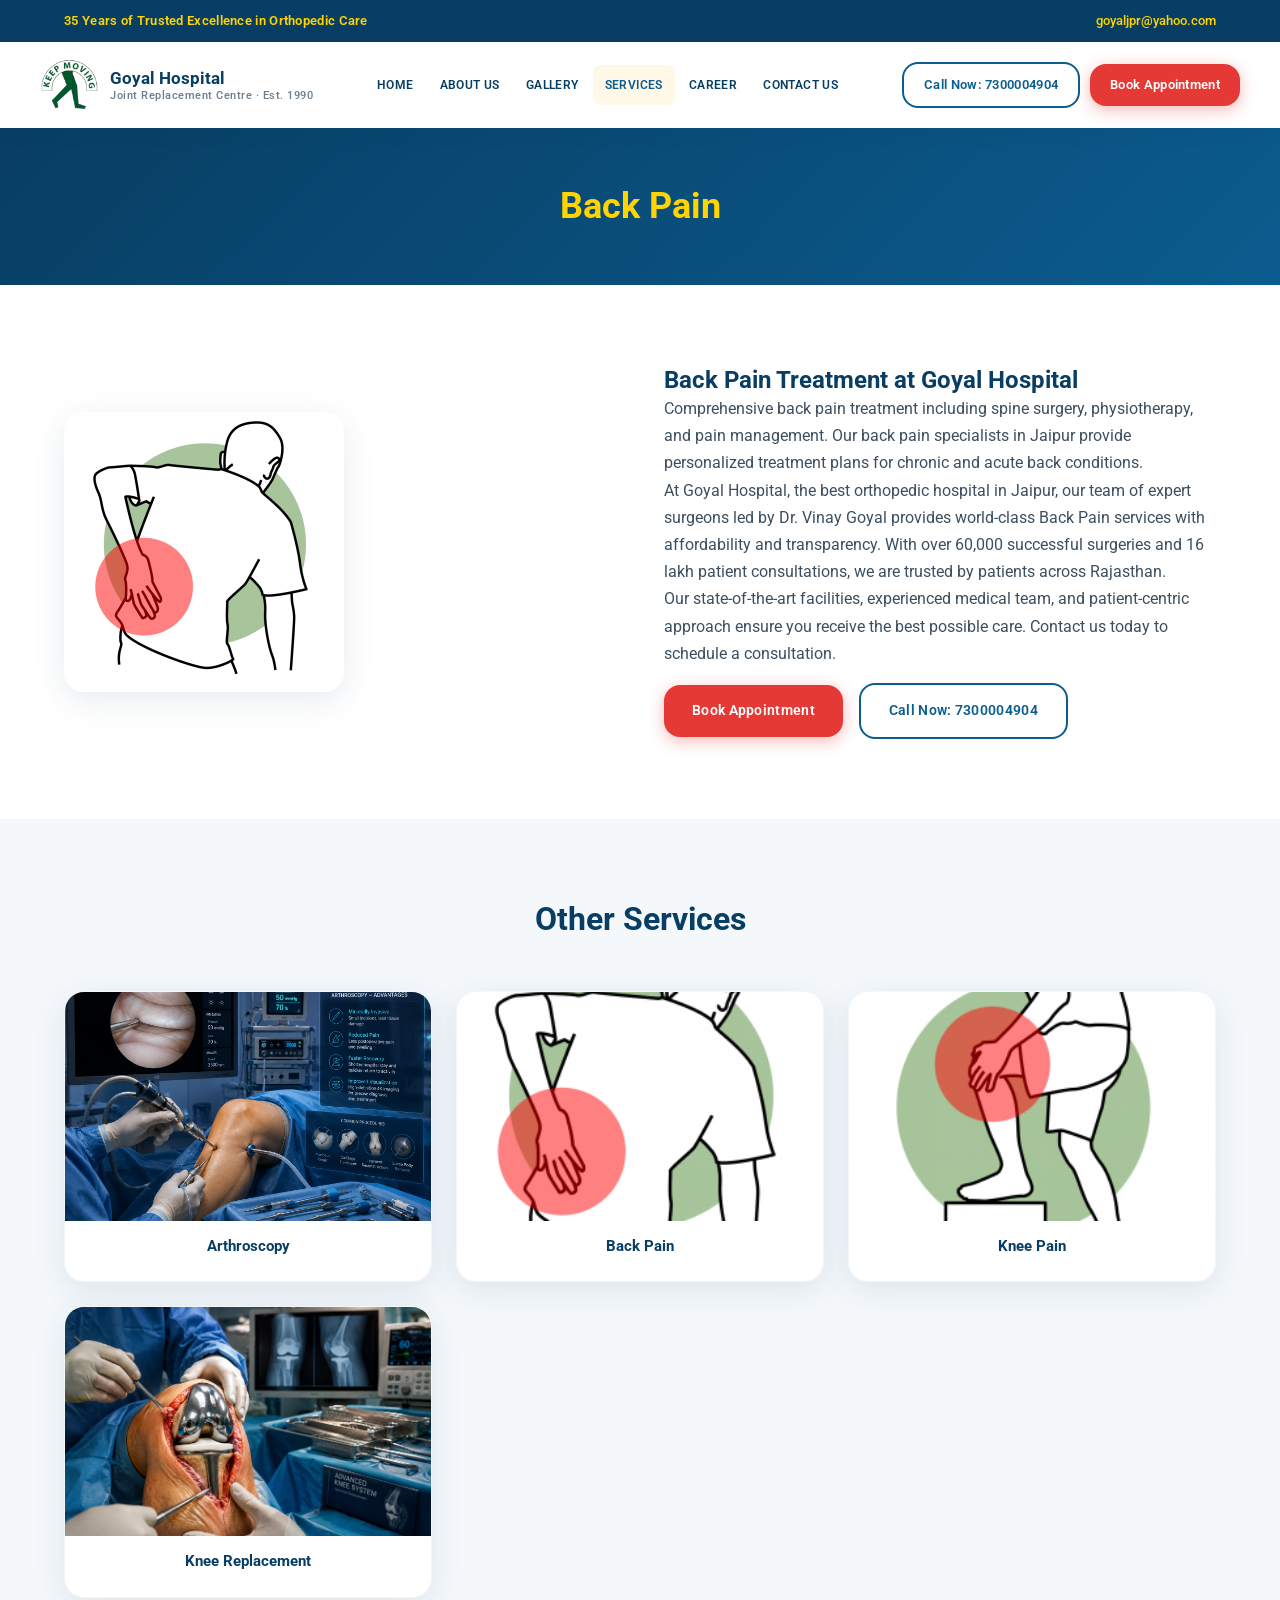
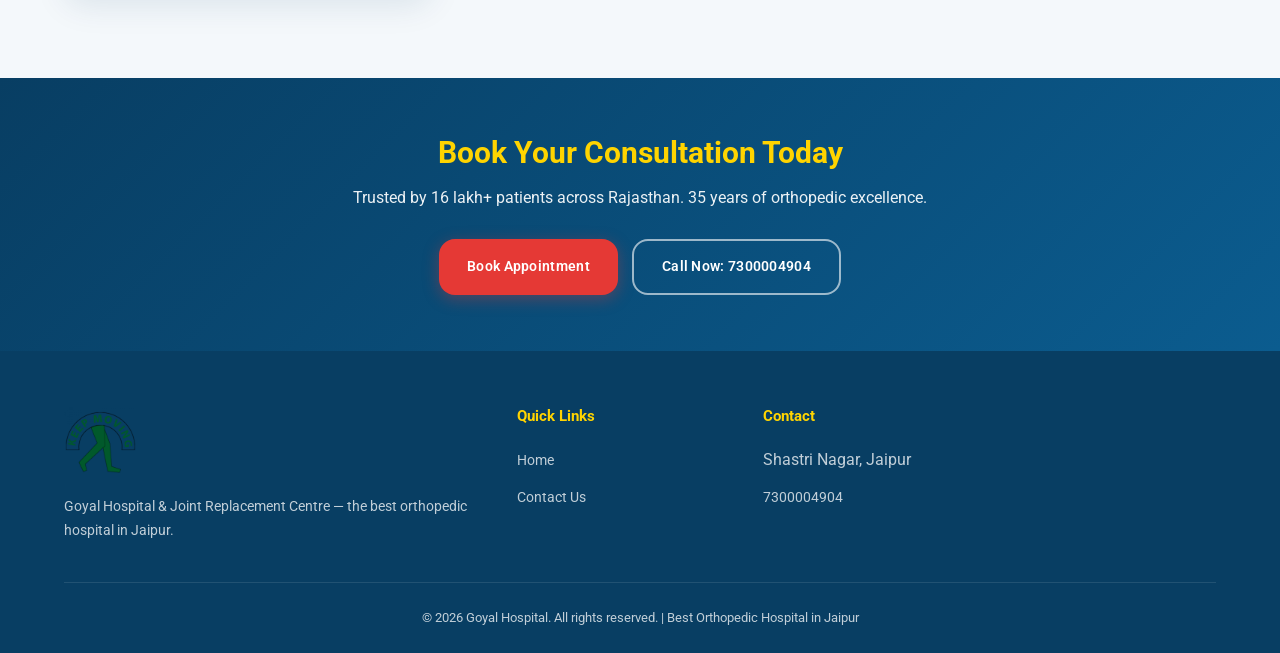
<file: services/back-pain.html>
<!DOCTYPE html>
<html lang="en">
<head>
  <meta charset="UTF-8">
  <meta name="viewport" content="width=device-width, initial-scale=1.0">
  <title>Back Pain Specialist Jaipur - Goyal Hospital</title>
  <meta name="description" content="Comprehensive back pain diagnosis and treatment in Jaipur. Spine care by expert orthopedic specialists.">
  <link rel="preconnect" href="https://fonts.googleapis.com">
  <link rel="preconnect" href="https://fonts.gstatic.com" crossorigin>
  <link href="https://fonts.googleapis.com/css2?family=Roboto:wght@400;500;600;700;800&display=swap" rel="stylesheet">
  <link rel="icon" href="../assets/images/cropped-GOYAL-LOGO-1-e1656670790361-192x192.png">
  <link rel="stylesheet" href="../css/style.css">
  <meta name="keywords" content="Orthopedic Hospital Jaipur">
</head>
<body>
  <div class="top-bar">
    <div class="container">
      <span class="trust-tag">35 Years of Trusted Excellence in Orthopedic Care</span>
      <span><a href="mailto:goyaljpr@yahoo.com">goyaljpr@yahoo.com</a></span>
    </div>
  </div>
  <header class="site-header">
    <div class="container header-inner">
      <a href="../index.html" class="logo">
        <img src="../assets/images/cropped-GOYAL-LOGO-1-e1656670790361-192x192.png" alt="Goyal Hospital Logo">
        <div class="logo-text">Goyal Hospital<span>Joint Replacement Centre · Est. 1990</span></div>
      </a>
      <button class="menu-toggle" aria-label="Toggle menu"><span></span><span></span><span></span></button>
      <nav class="main-nav">
        <ul>
          <li><a href="../index.html">Home</a></li>
          <li><a href="../about-us.html">About Us</a></li>
          <li><a href="../gallery.html">Gallery</a></li>
          <li class="active"><a href="#">Services</a>
            <ul class="dropdown">
              <li><a href="arthroscopy.html">Arthroscopy</a></li>
              <li><a href="back-pain.html">Back Pain</a></li>
              <li><a href="knee-pain.html">Knee Pain</a></li>
              <li><a href="knee-replacement.html">Knee Replacement</a></li>
              <li><a href="fracture-treatment.html">Fracture Treatment</a></li>
              <li><a href="joint-replacement.html">Joint Replacement</a></li>
              <li><a href="shoulder-pain.html">Shoulder Pain</a></li>
              <li><a href="sports-injury.html">Sports Injury</a></li>
            </ul>
          </li>
          <li><a href="../career.html">Career</a></li>
          <li><a href="../contact-us.html">Contact Us</a></li>
        </ul>
      </nav>
      <div class="header-cta">
        <a href="tel:7300004904" class="btn btn-outline-dark btn-sm">Call Now: 7300004904</a>
        <a href="../contact-us.html" class="btn btn-cta btn-sm">Book Appointment</a>
      </div>
    </div>
  </header>
  <section class="page-header">
    <div class="container"><h1>Back Pain</h1></div>
  </section>
  <section class="section">
    <div class="container">
      <div class="surgery-grid">
        <img src="../assets/images/2-280x280.png" alt="Back Pain">
        <div>
          <h2>Back Pain Treatment at Goyal Hospital</h2>
          <p>Comprehensive back pain treatment including spine surgery, physiotherapy, and pain management. Our back pain specialists in Jaipur provide personalized treatment plans for chronic and acute back conditions.</p>
          <p>At Goyal Hospital, the best orthopedic hospital in Jaipur, our team of expert surgeons led by Dr. Vinay Goyal provides world-class Back Pain services with affordability and transparency. With over 60,000 successful surgeries and 16 lakh patient consultations, we are trusted by patients across Rajasthan.</p>
          <p>Our state-of-the-art facilities, experienced medical team, and patient-centric approach ensure you receive the best possible care. Contact us today to schedule a consultation.</p>
          <a href="../contact-us.html" class="btn btn-cta" style=" margin-top: 16px;">Book Appointment</a>
          <a href="tel:7300004904" class="btn btn-outline-dark" style="margin-left: 12px; margin-top: 16px;">Call Now: 7300004904</a>
        </div>
      </div>
    </div>
  </section>
  <section class="section section-alt">
    <div class="container">
      <div class="section-header"><h2>Other Services</h2></div>
      <div class="services-grid">
        <div class="service-card"><a href="arthroscopy.html"><img src="../assets/images/Arthroscopy.png" alt="Arthroscopy Jaipur"><h3>Arthroscopy</h3></a></div>
        <div class="service-card"><a href="back-pain.html"><img src="../assets/images/2-280x280.png" alt="Back Pain"><h3>Back Pain</h3></a></div>
        <div class="service-card"><a href="knee-pain.html"><img src="../assets/images/3-280x280.png" alt="Knee Pain"><h3>Knee Pain</h3></a></div>
        <div class="service-card"><a href="knee-replacement.html"><img src="../assets/images/Knee-Replacement.png" alt="Knee Replacement"><h3>Knee Replacement</h3></a></div>
      </div>
    </div>
  </section>

  <section class="cta-banner">
    <div class="container">
      <h2>Book Your Consultation Today</h2>
      <p>Trusted by 16 lakh+ patients across Rajasthan. 35 years of orthopedic excellence.</p>
      <div class="btn-group">
        <a href="../contact-us.html" class="btn btn-cta">Book Appointment</a>
        <a href="tel:7300004904" class="btn btn-call">Call Now: 7300004904</a>
      </div>
    </div>
  </section>
  <footer class="site-footer">
    <div class="container">
      <div class="footer-grid">
        <div class="footer-brand">
          <img src="../assets/images/cropped-GOYAL-LOGO-1-e1656670790361-192x192.png" alt="Goyal Hospital">
          <p>Goyal Hospital & Joint Replacement Centre — the best orthopedic hospital in Jaipur.</p>
        </div>
        <div class="footer-col">
          <h4>Quick Links</h4>
          <ul>
            <li><a href="../index.html">Home</a></li>
            <li><a href="../contact-us.html">Contact Us</a></li>
          </ul>
        </div>
        <div class="footer-col">
          <h4>Contact</h4>
          <ul>
            <li>Shastri Nagar, Jaipur</li>
            <li><a href="tel:7300004904">7300004904</a></li>
          </ul>
        </div>
        <div class="footer-col"></div>
      </div>
      <div class="footer-bottom"><p>&copy; 2026 Goyal Hospital. All rights reserved. | Best Orthopedic Hospital in Jaipur</p></div>
    </div>
  </footer>
  <script src="../js/main.js"></script>
</body>
</html>
</file>
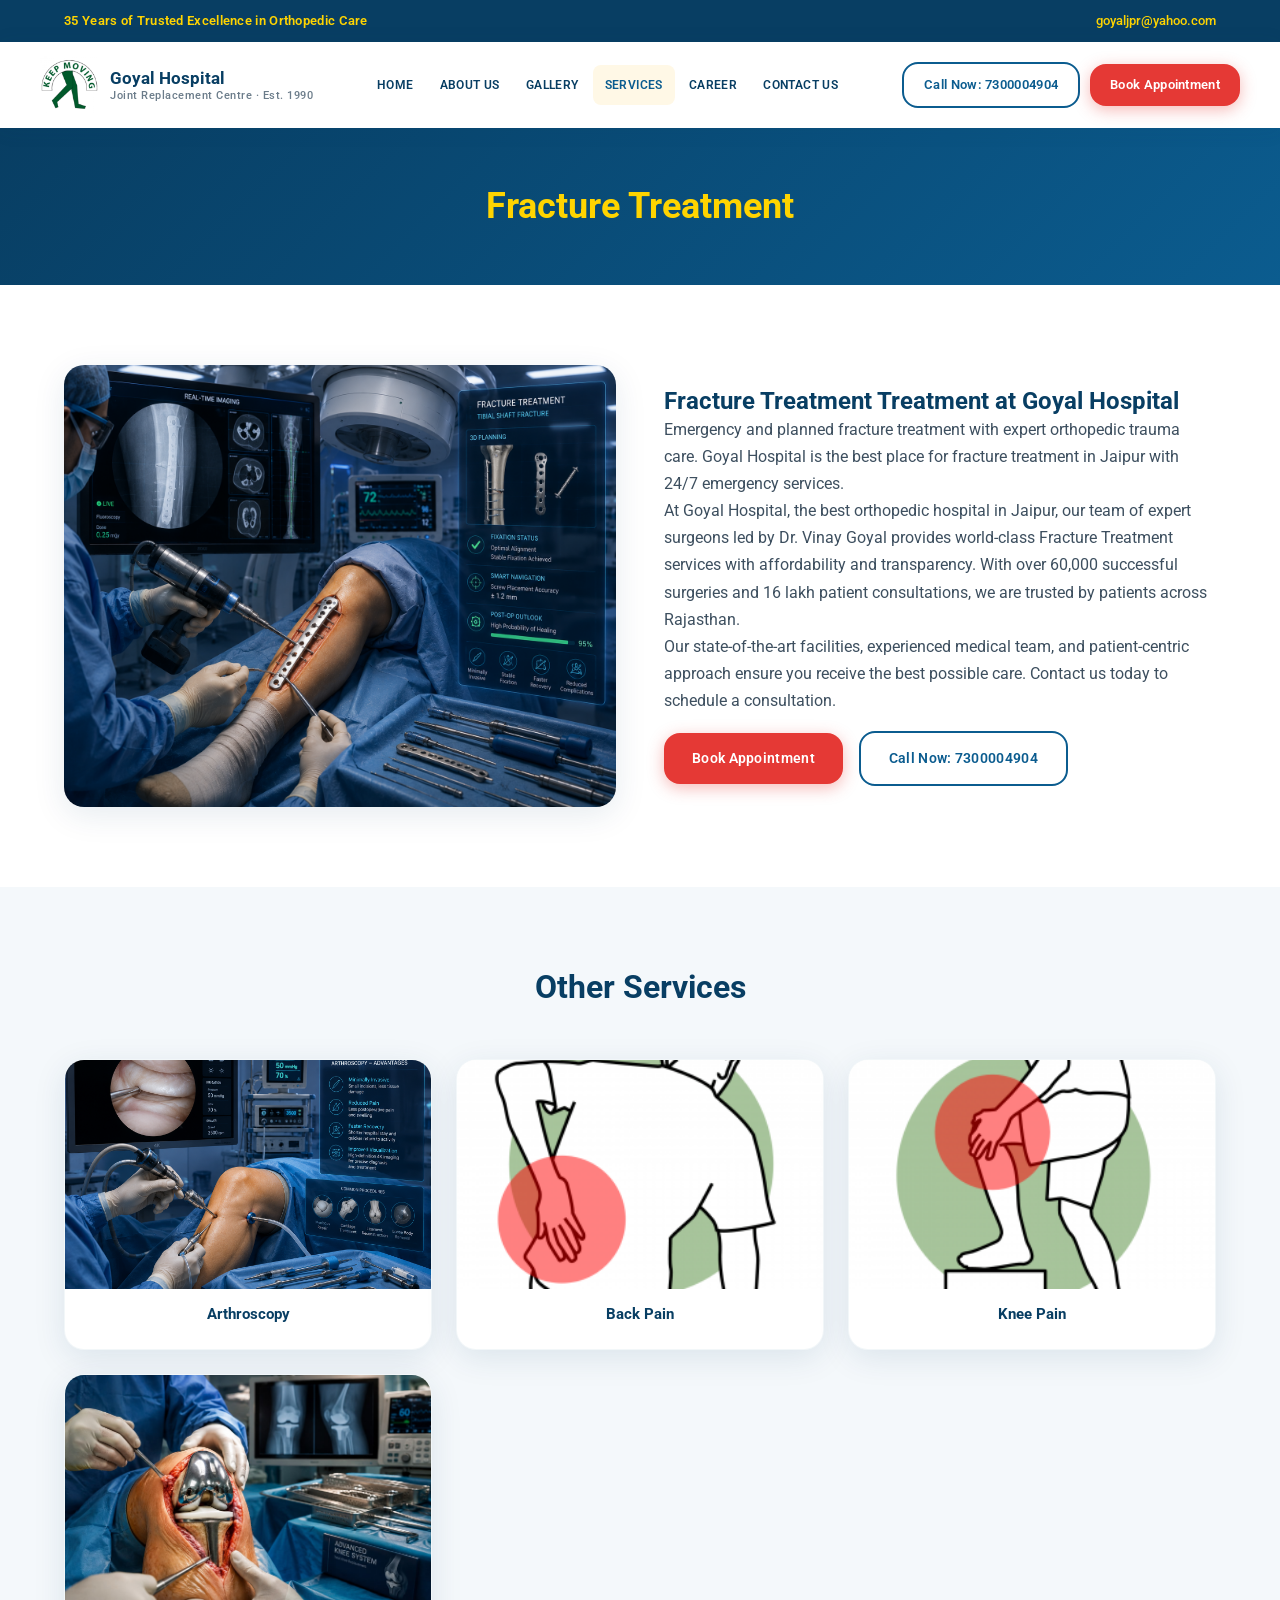
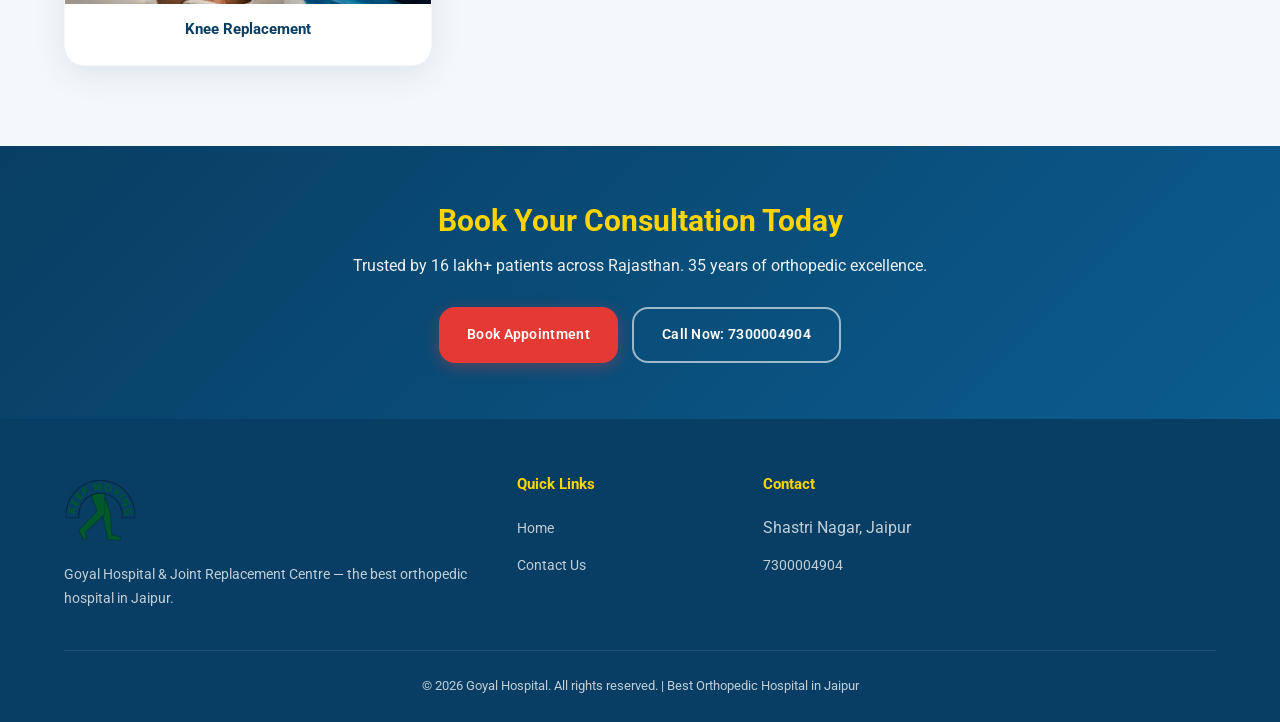
<file: services/fracture-treatment.html>
<!DOCTYPE html>
<html lang="en">
<head>
  <meta charset="UTF-8">
  <meta name="viewport" content="width=device-width, initial-scale=1.0">
  <title>Fracture Treatment Jaipur | Trauma Care - Goyal Hospital</title>
  <meta name="description" content="Complete trauma and fracture care in Jaipur. 24/7 emergency orthopedic services. Trusted fracture treatment since 1990.">
  <link rel="preconnect" href="https://fonts.googleapis.com">
  <link rel="preconnect" href="https://fonts.gstatic.com" crossorigin>
  <link href="https://fonts.googleapis.com/css2?family=Roboto:wght@400;500;600;700;800&display=swap" rel="stylesheet">
  <link rel="icon" href="../assets/images/cropped-GOYAL-LOGO-1-e1656670790361-192x192.png">
  <link rel="stylesheet" href="../css/style.css">
  <meta name="keywords" content="Orthopedic Hospital Jaipur">
</head>
<body>
  <div class="top-bar">
    <div class="container">
      <span class="trust-tag">35 Years of Trusted Excellence in Orthopedic Care</span>
      <span><a href="mailto:goyaljpr@yahoo.com">goyaljpr@yahoo.com</a></span>
    </div>
  </div>
  <header class="site-header">
    <div class="container header-inner">
      <a href="../index.html" class="logo">
        <img src="../assets/images/cropped-GOYAL-LOGO-1-e1656670790361-192x192.png" alt="Goyal Hospital Logo">
        <div class="logo-text">Goyal Hospital<span>Joint Replacement Centre · Est. 1990</span></div>
      </a>
      <button class="menu-toggle" aria-label="Toggle menu"><span></span><span></span><span></span></button>
      <nav class="main-nav">
        <ul>
          <li><a href="../index.html">Home</a></li>
          <li><a href="../about-us.html">About Us</a></li>
          <li><a href="../gallery.html">Gallery</a></li>
          <li class="active"><a href="#">Services</a>
            <ul class="dropdown">
              <li><a href="arthroscopy.html">Arthroscopy</a></li>
              <li><a href="back-pain.html">Back Pain</a></li>
              <li><a href="knee-pain.html">Knee Pain</a></li>
              <li><a href="knee-replacement.html">Knee Replacement</a></li>
              <li><a href="fracture-treatment.html">Fracture Treatment</a></li>
              <li><a href="joint-replacement.html">Joint Replacement</a></li>
              <li><a href="shoulder-pain.html">Shoulder Pain</a></li>
              <li><a href="sports-injury.html">Sports Injury</a></li>
            </ul>
          </li>
          <li><a href="../career.html">Career</a></li>
          <li><a href="../contact-us.html">Contact Us</a></li>
        </ul>
      </nav>
      <div class="header-cta">
        <a href="tel:7300004904" class="btn btn-outline-dark btn-sm">Call Now: 7300004904</a>
        <a href="../contact-us.html" class="btn btn-cta btn-sm">Book Appointment</a>
      </div>
    </div>
  </header>
  <section class="page-header">
    <div class="container"><h1>Fracture Treatment</h1></div>
  </section>
  <section class="section">
    <div class="container">
      <div class="surgery-grid">
        <img src="../assets/images/Fracture.png" alt="Fracture Treatment Jaipur">
        <div>
          <h2>Fracture Treatment Treatment at Goyal Hospital</h2>
          <p>Emergency and planned fracture treatment with expert orthopedic trauma care. Goyal Hospital is the best place for fracture treatment in Jaipur with 24/7 emergency services.</p>
          <p>At Goyal Hospital, the best orthopedic hospital in Jaipur, our team of expert surgeons led by Dr. Vinay Goyal provides world-class Fracture Treatment services with affordability and transparency. With over 60,000 successful surgeries and 16 lakh patient consultations, we are trusted by patients across Rajasthan.</p>
          <p>Our state-of-the-art facilities, experienced medical team, and patient-centric approach ensure you receive the best possible care. Contact us today to schedule a consultation.</p>
          <a href="../contact-us.html" class="btn btn-cta" style=" margin-top: 16px;">Book Appointment</a>
          <a href="tel:7300004904" class="btn btn-outline-dark" style="margin-left: 12px; margin-top: 16px;">Call Now: 7300004904</a>
        </div>
      </div>
    </div>
  </section>
  <section class="section section-alt">
    <div class="container">
      <div class="section-header"><h2>Other Services</h2></div>
      <div class="services-grid">
        <div class="service-card"><a href="arthroscopy.html"><img src="../assets/images/Arthroscopy.png" alt="Arthroscopy Jaipur"><h3>Arthroscopy</h3></a></div>
        <div class="service-card"><a href="back-pain.html"><img src="../assets/images/2-280x280.png" alt="Back Pain"><h3>Back Pain</h3></a></div>
        <div class="service-card"><a href="knee-pain.html"><img src="../assets/images/3-280x280.png" alt="Knee Pain"><h3>Knee Pain</h3></a></div>
        <div class="service-card"><a href="knee-replacement.html"><img src="../assets/images/Knee-Replacement.png" alt="Knee Replacement"><h3>Knee Replacement</h3></a></div>
      </div>
    </div>
  </section>

  <section class="cta-banner">
    <div class="container">
      <h2>Book Your Consultation Today</h2>
      <p>Trusted by 16 lakh+ patients across Rajasthan. 35 years of orthopedic excellence.</p>
      <div class="btn-group">
        <a href="../contact-us.html" class="btn btn-cta">Book Appointment</a>
        <a href="tel:7300004904" class="btn btn-call">Call Now: 7300004904</a>
      </div>
    </div>
  </section>
  <footer class="site-footer">
    <div class="container">
      <div class="footer-grid">
        <div class="footer-brand">
          <img src="../assets/images/cropped-GOYAL-LOGO-1-e1656670790361-192x192.png" alt="Goyal Hospital">
          <p>Goyal Hospital & Joint Replacement Centre — the best orthopedic hospital in Jaipur.</p>
        </div>
        <div class="footer-col">
          <h4>Quick Links</h4>
          <ul>
            <li><a href="../index.html">Home</a></li>
            <li><a href="../contact-us.html">Contact Us</a></li>
          </ul>
        </div>
        <div class="footer-col">
          <h4>Contact</h4>
          <ul>
            <li>Shastri Nagar, Jaipur</li>
            <li><a href="tel:7300004904">7300004904</a></li>
          </ul>
        </div>
        <div class="footer-col"></div>
      </div>
      <div class="footer-bottom"><p>&copy; 2026 Goyal Hospital. All rights reserved. | Best Orthopedic Hospital in Jaipur</p></div>
    </div>
  </footer>
  <script src="../js/main.js"></script>
</body>
</html>
</file>
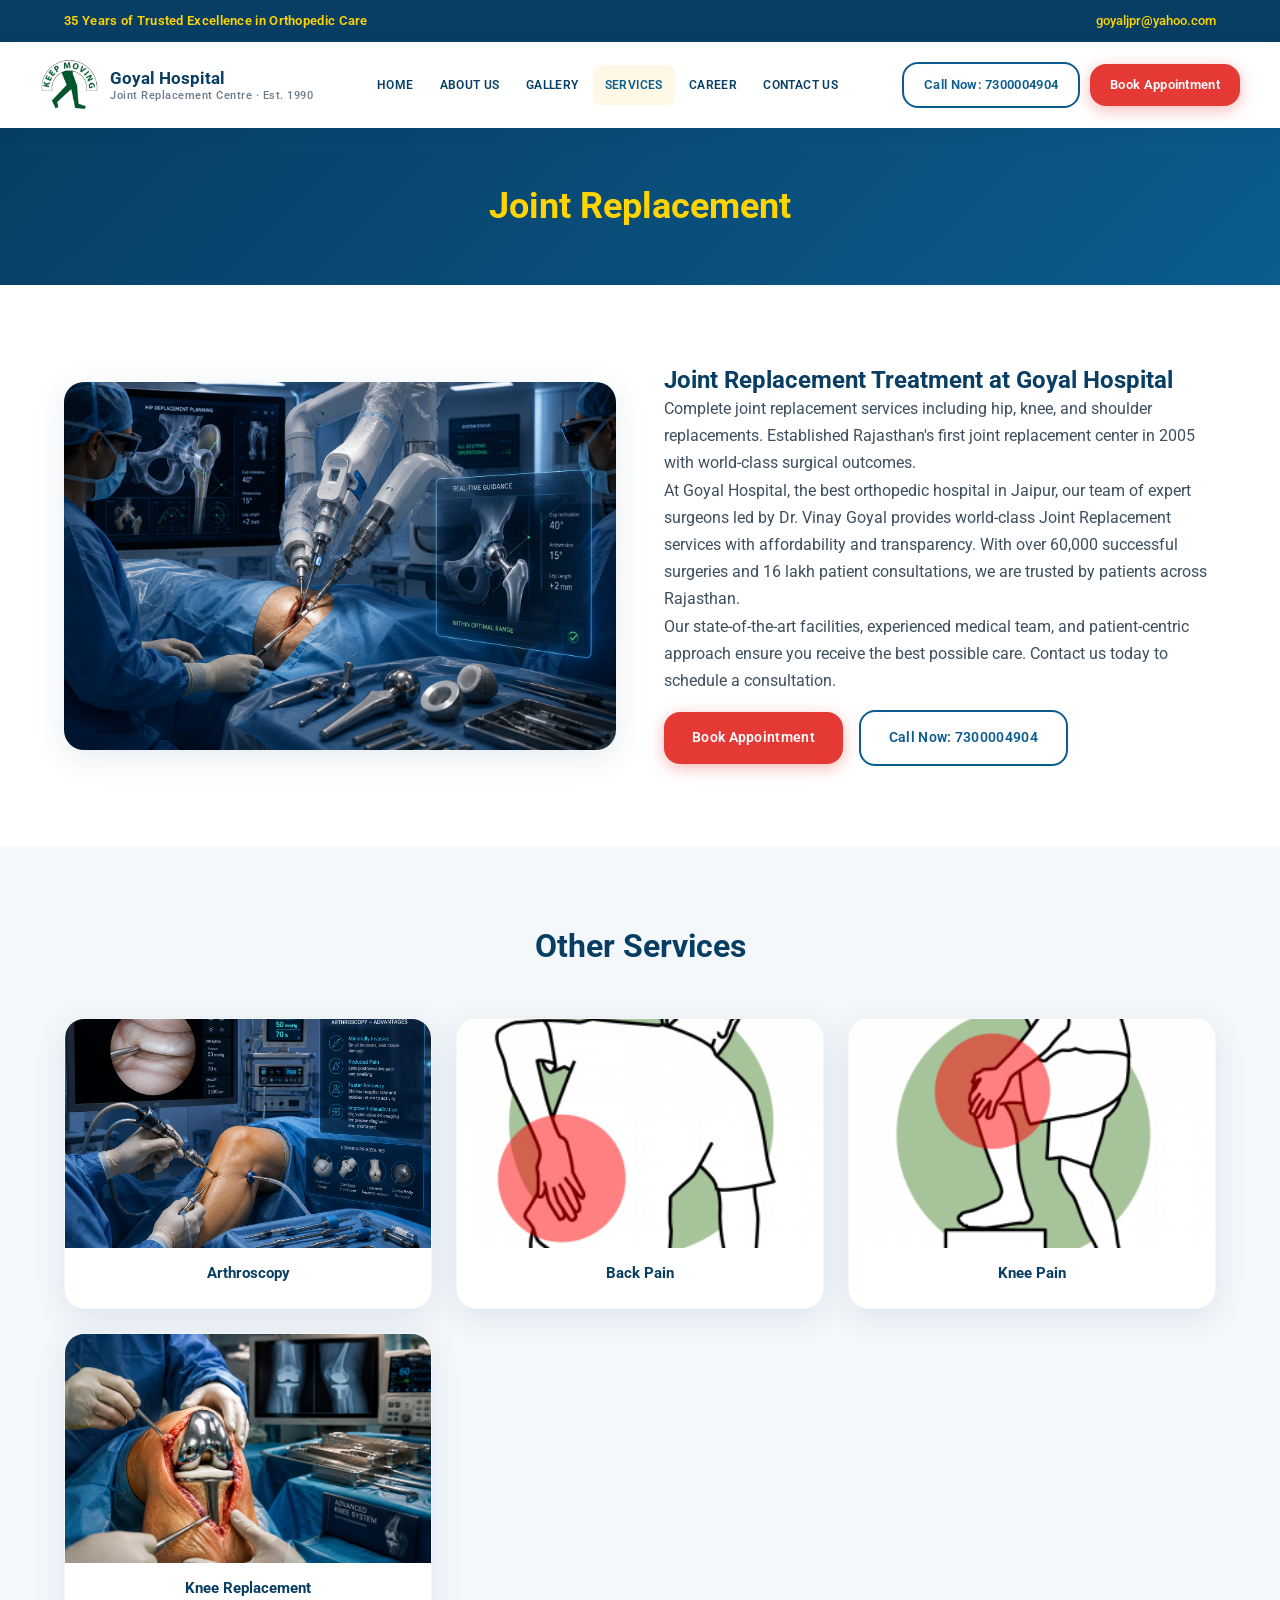
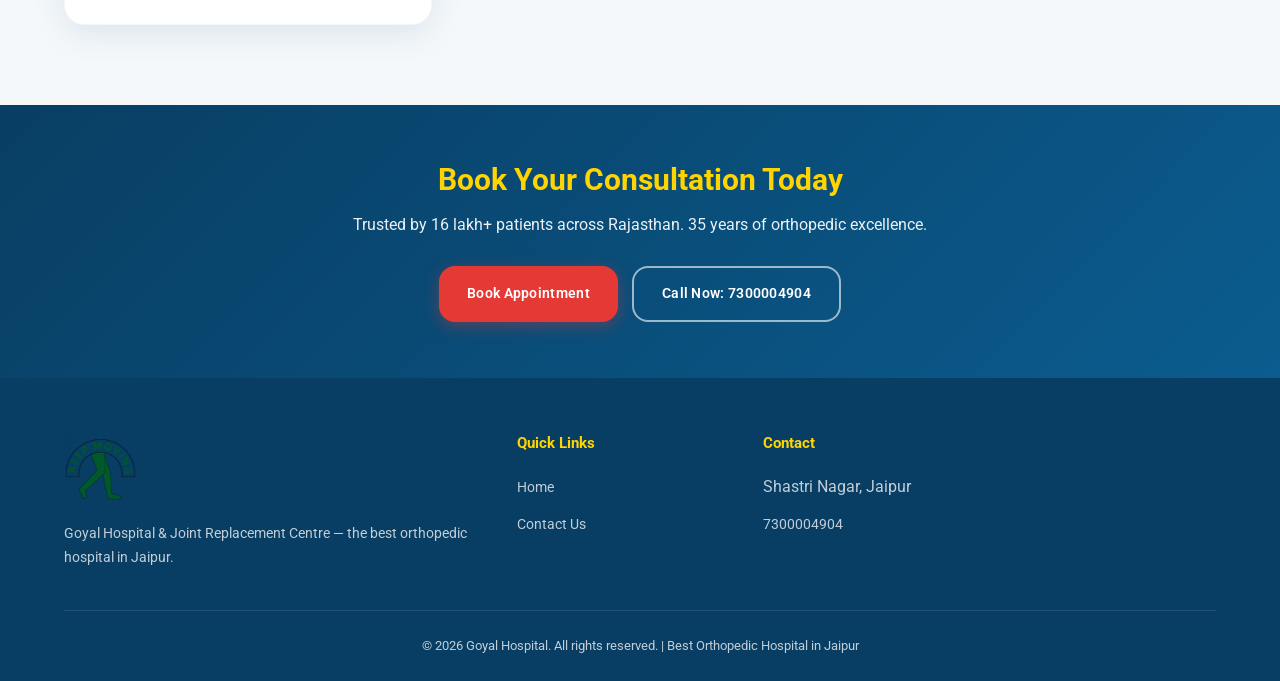
<file: services/joint-replacement.html>
<!DOCTYPE html>
<html lang="en">
<head>
  <meta charset="UTF-8">
  <meta name="viewport" content="width=device-width, initial-scale=1.0">
  <title>Hip Replacement Jaipur | Joint Replacement Hospital - Goyal Hospital</title>
  <meta name="description" content="Total hip replacement in Jaipur with faster recovery and long-term outcomes. Best joint replacement hospital in Rajasthan since 1990.">
  <link rel="preconnect" href="https://fonts.googleapis.com">
  <link rel="preconnect" href="https://fonts.gstatic.com" crossorigin>
  <link href="https://fonts.googleapis.com/css2?family=Roboto:wght@400;500;600;700;800&display=swap" rel="stylesheet">
  <link rel="icon" href="../assets/images/cropped-GOYAL-LOGO-1-e1656670790361-192x192.png">
  <link rel="stylesheet" href="../css/style.css">
  <meta name="keywords" content="Hip Replacement Jaipur, Joint Replacement Hospital Jaipur">
</head>
<body>
  <div class="top-bar">
    <div class="container">
      <span class="trust-tag">35 Years of Trusted Excellence in Orthopedic Care</span>
      <span><a href="mailto:goyaljpr@yahoo.com">goyaljpr@yahoo.com</a></span>
    </div>
  </div>
  <header class="site-header">
    <div class="container header-inner">
      <a href="../index.html" class="logo">
        <img src="../assets/images/cropped-GOYAL-LOGO-1-e1656670790361-192x192.png" alt="Goyal Hospital Logo">
        <div class="logo-text">Goyal Hospital<span>Joint Replacement Centre · Est. 1990</span></div>
      </a>
      <button class="menu-toggle" aria-label="Toggle menu"><span></span><span></span><span></span></button>
      <nav class="main-nav">
        <ul>
          <li><a href="../index.html">Home</a></li>
          <li><a href="../about-us.html">About Us</a></li>
          <li><a href="../gallery.html">Gallery</a></li>
          <li class="active"><a href="#">Services</a>
            <ul class="dropdown">
              <li><a href="arthroscopy.html">Arthroscopy</a></li>
              <li><a href="back-pain.html">Back Pain</a></li>
              <li><a href="knee-pain.html">Knee Pain</a></li>
              <li><a href="knee-replacement.html">Knee Replacement</a></li>
              <li><a href="fracture-treatment.html">Fracture Treatment</a></li>
              <li><a href="joint-replacement.html">Joint Replacement</a></li>
              <li><a href="shoulder-pain.html">Shoulder Pain</a></li>
              <li><a href="sports-injury.html">Sports Injury</a></li>
            </ul>
          </li>
          <li><a href="../career.html">Career</a></li>
          <li><a href="../contact-us.html">Contact Us</a></li>
        </ul>
      </nav>
      <div class="header-cta">
        <a href="tel:7300004904" class="btn btn-outline-dark btn-sm">Call Now: 7300004904</a>
        <a href="../contact-us.html" class="btn btn-cta btn-sm">Book Appointment</a>
      </div>
    </div>
  </header>
  <section class="page-header">
    <div class="container"><h1>Joint Replacement</h1></div>
  </section>
  <section class="section">
    <div class="container">
      <div class="surgery-grid">
        <img src="../assets/images/HIP-REPLACEMENT.png" alt="Hip Replacement Jaipur">
        <div>
          <h2>Joint Replacement Treatment at Goyal Hospital</h2>
          <p>Complete joint replacement services including hip, knee, and shoulder replacements. Established Rajasthan's first joint replacement center in 2005 with world-class surgical outcomes.</p>
          <p>At Goyal Hospital, the best orthopedic hospital in Jaipur, our team of expert surgeons led by Dr. Vinay Goyal provides world-class Joint Replacement services with affordability and transparency. With over 60,000 successful surgeries and 16 lakh patient consultations, we are trusted by patients across Rajasthan.</p>
          <p>Our state-of-the-art facilities, experienced medical team, and patient-centric approach ensure you receive the best possible care. Contact us today to schedule a consultation.</p>
          <a href="../contact-us.html" class="btn btn-cta" style=" margin-top: 16px;">Book Appointment</a>
          <a href="tel:7300004904" class="btn btn-outline-dark" style="margin-left: 12px; margin-top: 16px;">Call Now: 7300004904</a>
        </div>
      </div>
    </div>
  </section>
  <section class="section section-alt">
    <div class="container">
      <div class="section-header"><h2>Other Services</h2></div>
      <div class="services-grid">
        <div class="service-card"><a href="arthroscopy.html"><img src="../assets/images/Arthroscopy.png" alt="Arthroscopy Jaipur"><h3>Arthroscopy</h3></a></div>
        <div class="service-card"><a href="back-pain.html"><img src="../assets/images/2-280x280.png" alt="Back Pain"><h3>Back Pain</h3></a></div>
        <div class="service-card"><a href="knee-pain.html"><img src="../assets/images/3-280x280.png" alt="Knee Pain"><h3>Knee Pain</h3></a></div>
        <div class="service-card"><a href="knee-replacement.html"><img src="../assets/images/Knee-Replacement.png" alt="Knee Replacement"><h3>Knee Replacement</h3></a></div>
      </div>
    </div>
  </section>

  <section class="cta-banner">
    <div class="container">
      <h2>Book Your Consultation Today</h2>
      <p>Trusted by 16 lakh+ patients across Rajasthan. 35 years of orthopedic excellence.</p>
      <div class="btn-group">
        <a href="../contact-us.html" class="btn btn-cta">Book Appointment</a>
        <a href="tel:7300004904" class="btn btn-call">Call Now: 7300004904</a>
      </div>
    </div>
  </section>
  <footer class="site-footer">
    <div class="container">
      <div class="footer-grid">
        <div class="footer-brand">
          <img src="../assets/images/cropped-GOYAL-LOGO-1-e1656670790361-192x192.png" alt="Goyal Hospital">
          <p>Goyal Hospital & Joint Replacement Centre — the best orthopedic hospital in Jaipur.</p>
        </div>
        <div class="footer-col">
          <h4>Quick Links</h4>
          <ul>
            <li><a href="../index.html">Home</a></li>
            <li><a href="../contact-us.html">Contact Us</a></li>
          </ul>
        </div>
        <div class="footer-col">
          <h4>Contact</h4>
          <ul>
            <li>Shastri Nagar, Jaipur</li>
            <li><a href="tel:7300004904">7300004904</a></li>
          </ul>
        </div>
        <div class="footer-col"></div>
      </div>
      <div class="footer-bottom"><p>&copy; 2026 Goyal Hospital. All rights reserved. | Best Orthopedic Hospital in Jaipur</p></div>
    </div>
  </footer>
  <script src="../js/main.js"></script>
</body>
</html>
</file>
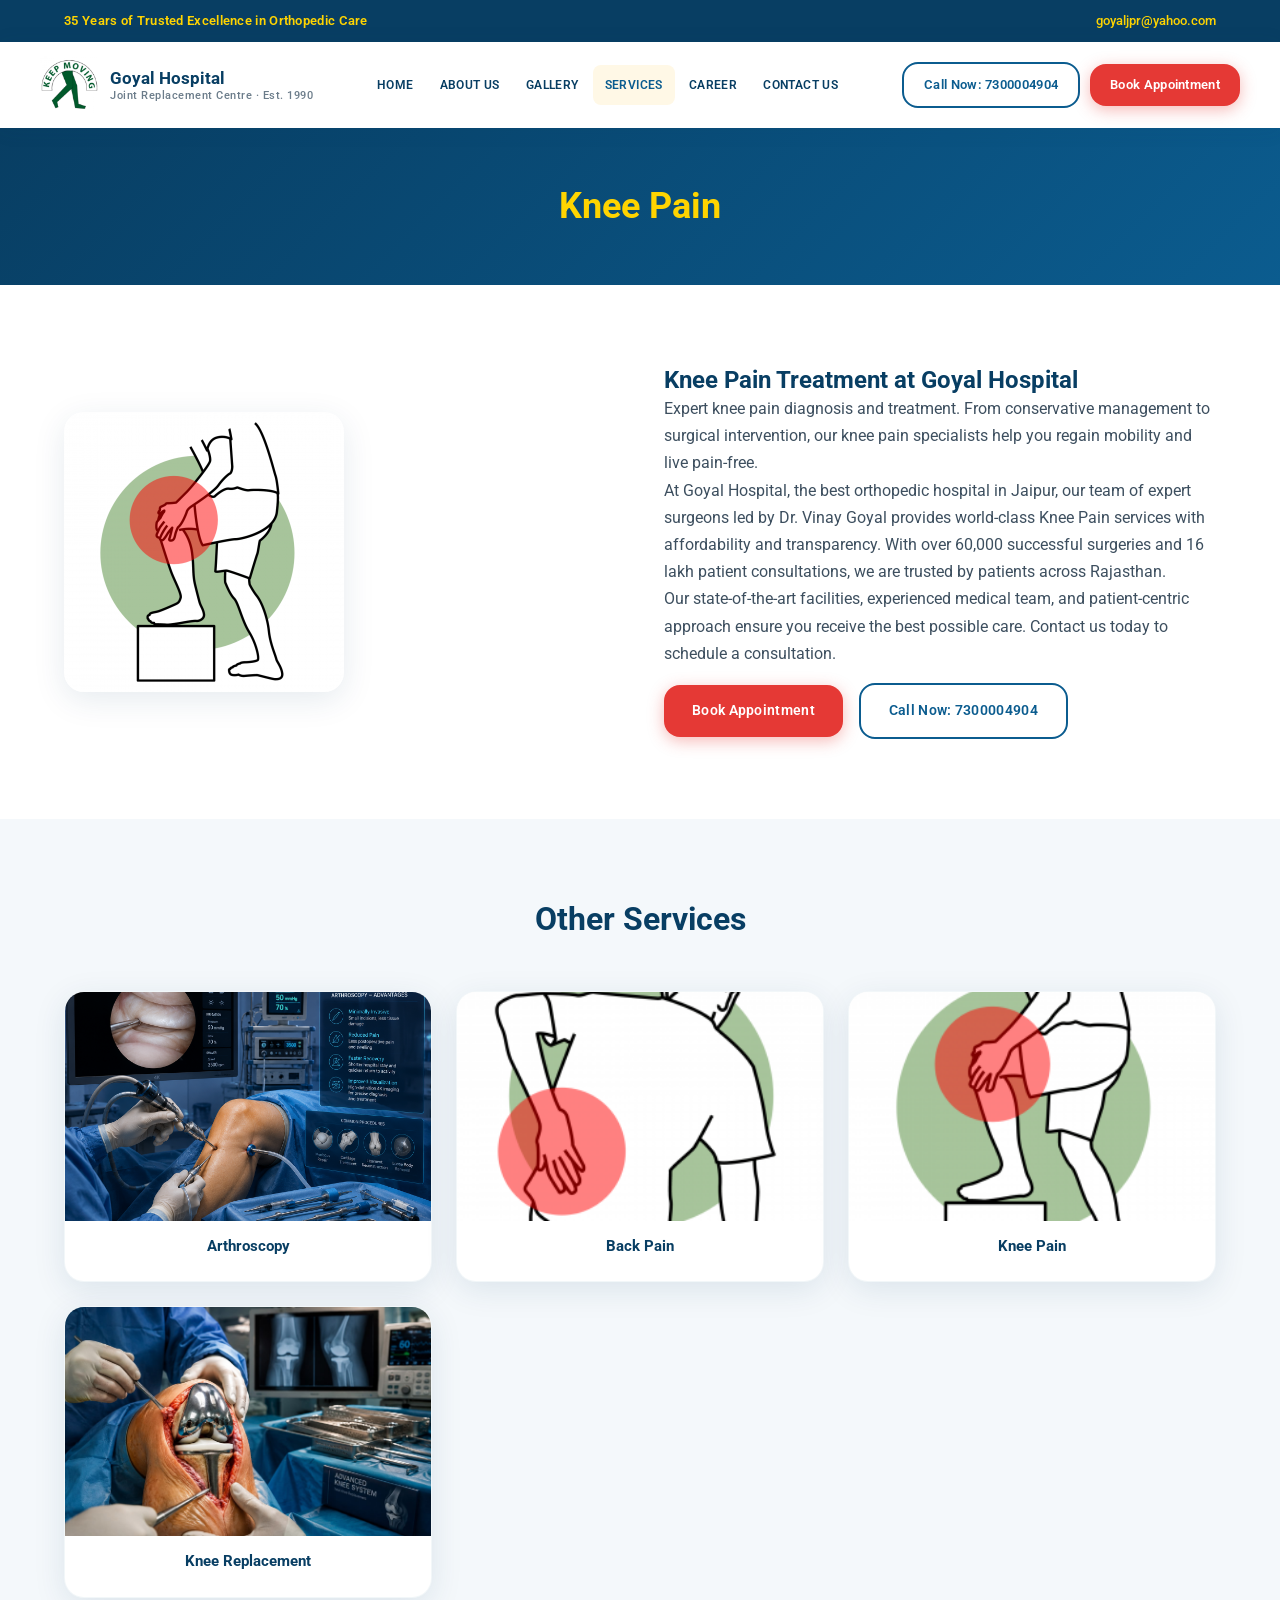
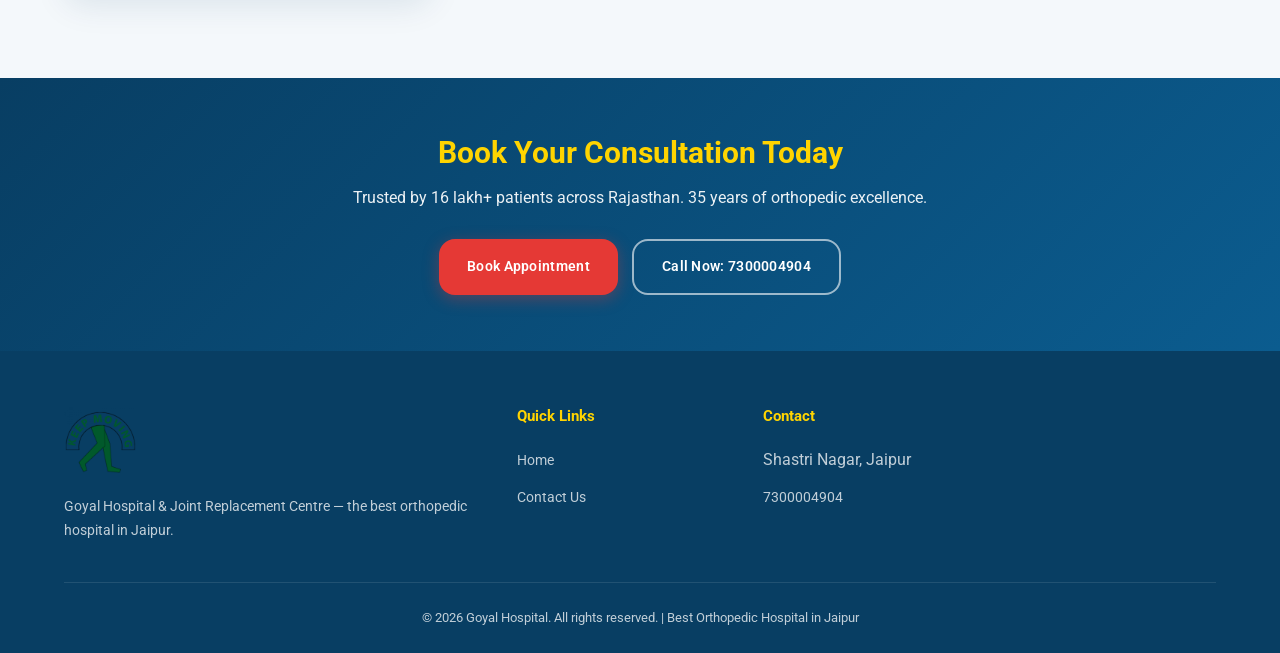
<file: services/knee-pain.html>
<!DOCTYPE html>
<html lang="en">
<head>
  <meta charset="UTF-8">
  <meta name="viewport" content="width=device-width, initial-scale=1.0">
  <title>Knee Pain Doctor Jaipur - Goyal Hospital</title>
  <meta name="description" content="Expert knee pain diagnosis and treatment in Jaipur. From conservative care to knee replacement surgery.">
  <link rel="preconnect" href="https://fonts.googleapis.com">
  <link rel="preconnect" href="https://fonts.gstatic.com" crossorigin>
  <link href="https://fonts.googleapis.com/css2?family=Roboto:wght@400;500;600;700;800&display=swap" rel="stylesheet">
  <link rel="icon" href="../assets/images/cropped-GOYAL-LOGO-1-e1656670790361-192x192.png">
  <link rel="stylesheet" href="../css/style.css">
  <meta name="keywords" content="Knee Replacement Jaipur">
</head>
<body>
  <div class="top-bar">
    <div class="container">
      <span class="trust-tag">35 Years of Trusted Excellence in Orthopedic Care</span>
      <span><a href="mailto:goyaljpr@yahoo.com">goyaljpr@yahoo.com</a></span>
    </div>
  </div>
  <header class="site-header">
    <div class="container header-inner">
      <a href="../index.html" class="logo">
        <img src="../assets/images/cropped-GOYAL-LOGO-1-e1656670790361-192x192.png" alt="Goyal Hospital Logo">
        <div class="logo-text">Goyal Hospital<span>Joint Replacement Centre · Est. 1990</span></div>
      </a>
      <button class="menu-toggle" aria-label="Toggle menu"><span></span><span></span><span></span></button>
      <nav class="main-nav">
        <ul>
          <li><a href="../index.html">Home</a></li>
          <li><a href="../about-us.html">About Us</a></li>
          <li><a href="../gallery.html">Gallery</a></li>
          <li class="active"><a href="#">Services</a>
            <ul class="dropdown">
              <li><a href="arthroscopy.html">Arthroscopy</a></li>
              <li><a href="back-pain.html">Back Pain</a></li>
              <li><a href="knee-pain.html">Knee Pain</a></li>
              <li><a href="knee-replacement.html">Knee Replacement</a></li>
              <li><a href="fracture-treatment.html">Fracture Treatment</a></li>
              <li><a href="joint-replacement.html">Joint Replacement</a></li>
              <li><a href="shoulder-pain.html">Shoulder Pain</a></li>
              <li><a href="sports-injury.html">Sports Injury</a></li>
            </ul>
          </li>
          <li><a href="../career.html">Career</a></li>
          <li><a href="../contact-us.html">Contact Us</a></li>
        </ul>
      </nav>
      <div class="header-cta">
        <a href="tel:7300004904" class="btn btn-outline-dark btn-sm">Call Now: 7300004904</a>
        <a href="../contact-us.html" class="btn btn-cta btn-sm">Book Appointment</a>
      </div>
    </div>
  </header>
  <section class="page-header">
    <div class="container"><h1>Knee Pain</h1></div>
  </section>
  <section class="section">
    <div class="container">
      <div class="surgery-grid">
        <img src="../assets/images/3-280x280.png" alt="Knee Pain">
        <div>
          <h2>Knee Pain Treatment at Goyal Hospital</h2>
          <p>Expert knee pain diagnosis and treatment. From conservative management to surgical intervention, our knee pain specialists help you regain mobility and live pain-free.</p>
          <p>At Goyal Hospital, the best orthopedic hospital in Jaipur, our team of expert surgeons led by Dr. Vinay Goyal provides world-class Knee Pain services with affordability and transparency. With over 60,000 successful surgeries and 16 lakh patient consultations, we are trusted by patients across Rajasthan.</p>
          <p>Our state-of-the-art facilities, experienced medical team, and patient-centric approach ensure you receive the best possible care. Contact us today to schedule a consultation.</p>
          <a href="../contact-us.html" class="btn btn-cta" style=" margin-top: 16px;">Book Appointment</a>
          <a href="tel:7300004904" class="btn btn-outline-dark" style="margin-left: 12px; margin-top: 16px;">Call Now: 7300004904</a>
        </div>
      </div>
    </div>
  </section>
  <section class="section section-alt">
    <div class="container">
      <div class="section-header"><h2>Other Services</h2></div>
      <div class="services-grid">
        <div class="service-card"><a href="arthroscopy.html"><img src="../assets/images/Arthroscopy.png" alt="Arthroscopy Jaipur"><h3>Arthroscopy</h3></a></div>
        <div class="service-card"><a href="back-pain.html"><img src="../assets/images/2-280x280.png" alt="Back Pain"><h3>Back Pain</h3></a></div>
        <div class="service-card"><a href="knee-pain.html"><img src="../assets/images/3-280x280.png" alt="Knee Pain"><h3>Knee Pain</h3></a></div>
        <div class="service-card"><a href="knee-replacement.html"><img src="../assets/images/Knee-Replacement.png" alt="Knee Replacement"><h3>Knee Replacement</h3></a></div>
      </div>
    </div>
  </section>

  <section class="cta-banner">
    <div class="container">
      <h2>Book Your Consultation Today</h2>
      <p>Trusted by 16 lakh+ patients across Rajasthan. 35 years of orthopedic excellence.</p>
      <div class="btn-group">
        <a href="../contact-us.html" class="btn btn-cta">Book Appointment</a>
        <a href="tel:7300004904" class="btn btn-call">Call Now: 7300004904</a>
      </div>
    </div>
  </section>
  <footer class="site-footer">
    <div class="container">
      <div class="footer-grid">
        <div class="footer-brand">
          <img src="../assets/images/cropped-GOYAL-LOGO-1-e1656670790361-192x192.png" alt="Goyal Hospital">
          <p>Goyal Hospital & Joint Replacement Centre — the best orthopedic hospital in Jaipur.</p>
        </div>
        <div class="footer-col">
          <h4>Quick Links</h4>
          <ul>
            <li><a href="../index.html">Home</a></li>
            <li><a href="../contact-us.html">Contact Us</a></li>
          </ul>
        </div>
        <div class="footer-col">
          <h4>Contact</h4>
          <ul>
            <li>Shastri Nagar, Jaipur</li>
            <li><a href="tel:7300004904">7300004904</a></li>
          </ul>
        </div>
        <div class="footer-col"></div>
      </div>
      <div class="footer-bottom"><p>&copy; 2026 Goyal Hospital. All rights reserved. | Best Orthopedic Hospital in Jaipur</p></div>
    </div>
  </footer>
  <script src="../js/main.js"></script>
</body>
</html>
</file>
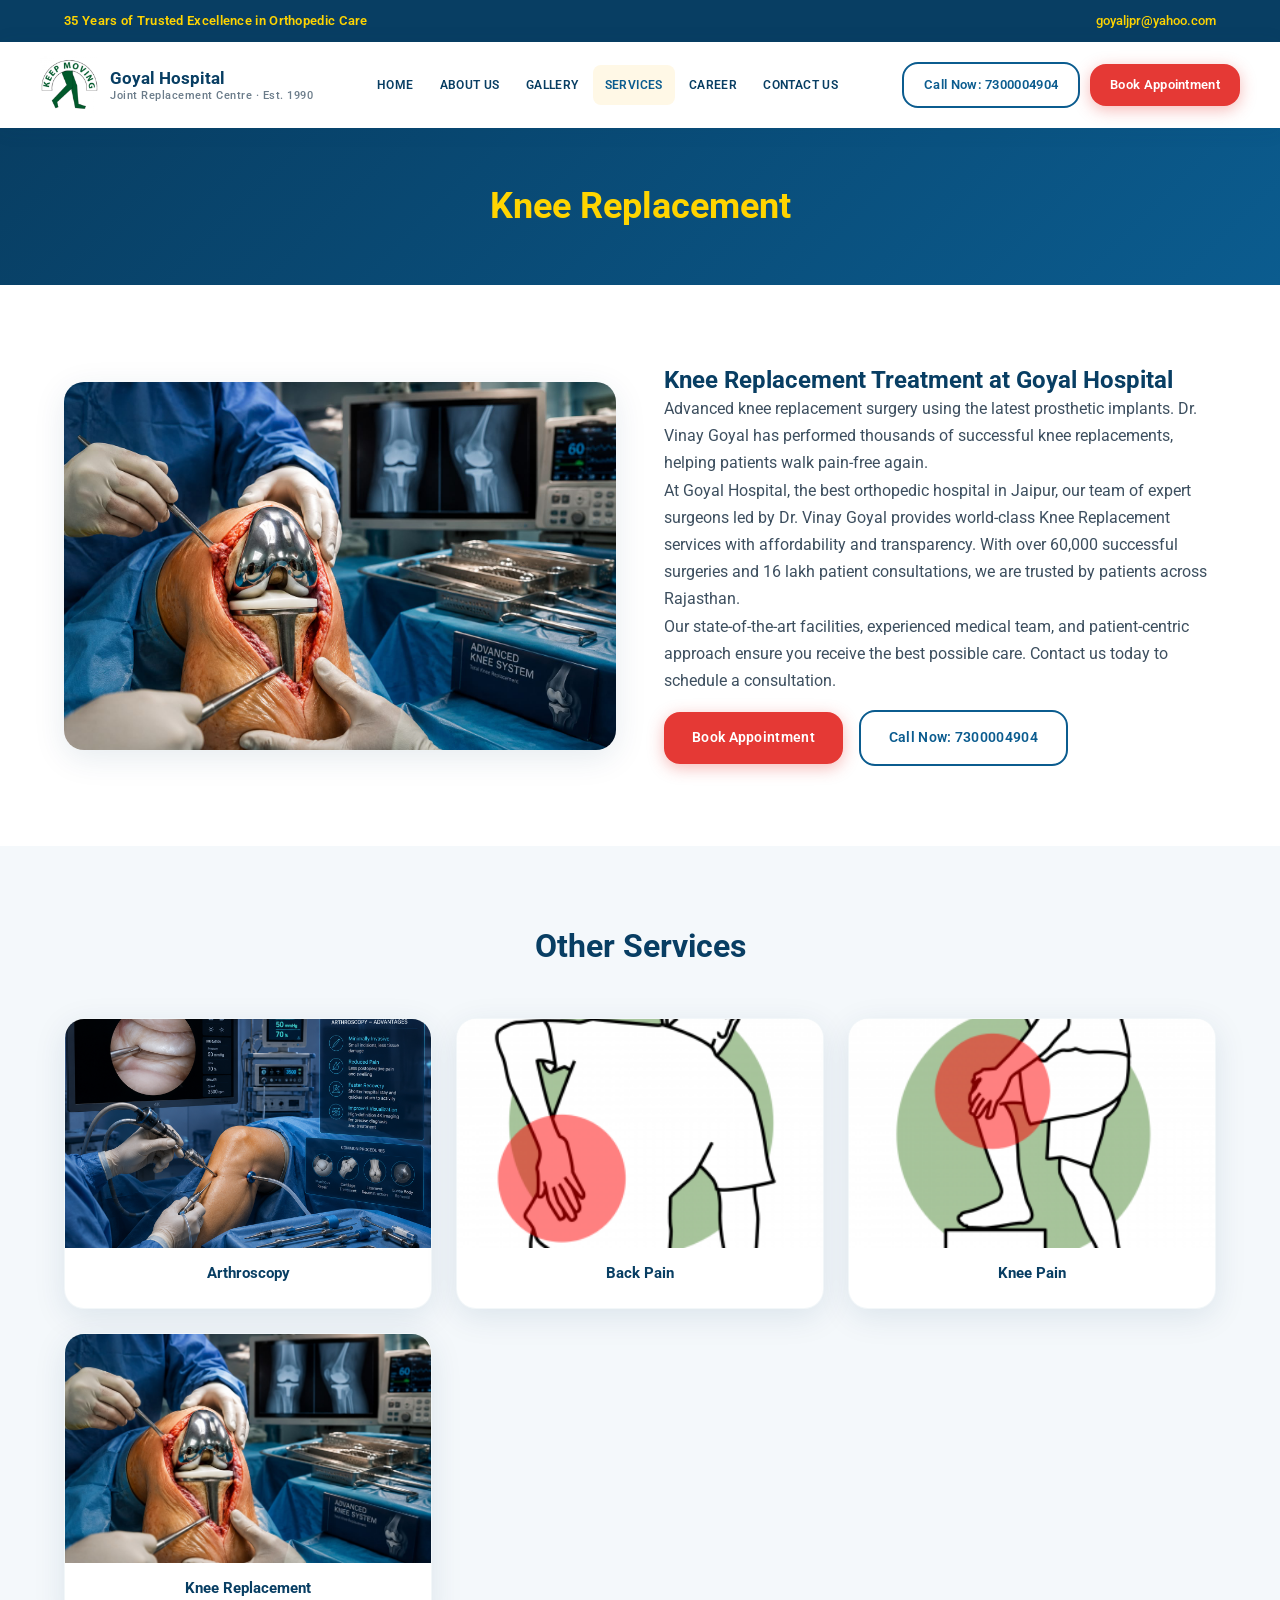
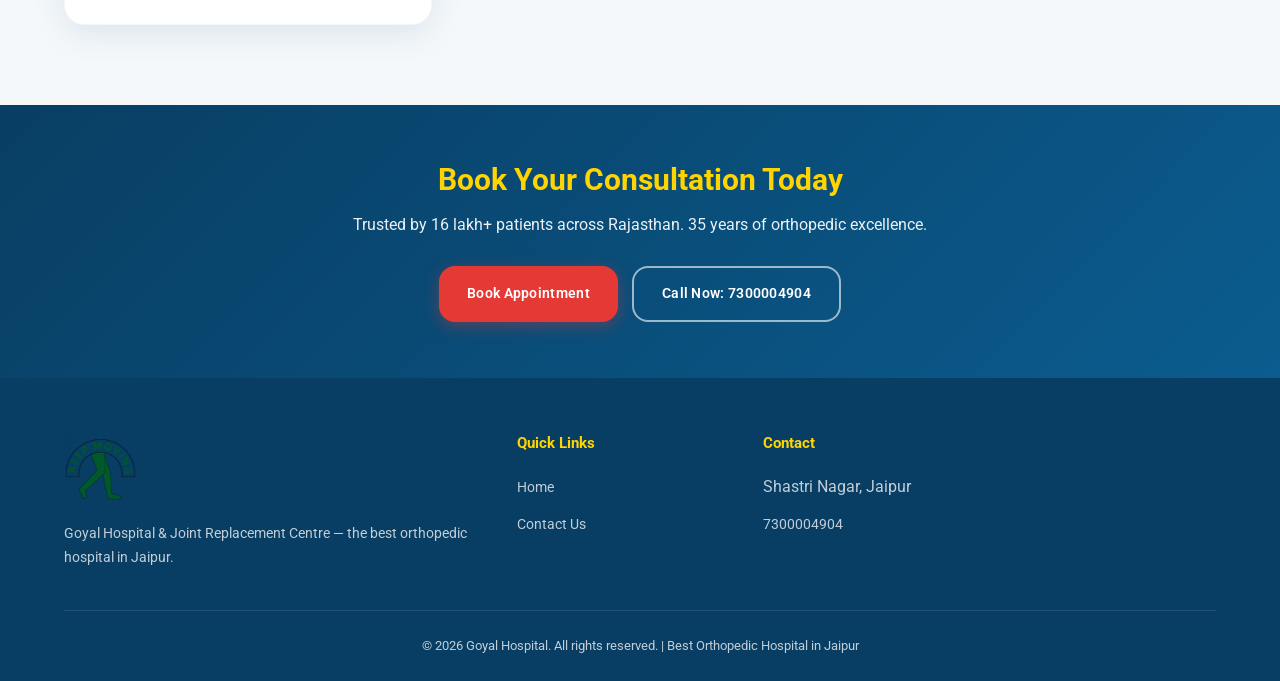
<file: services/knee-replacement.html>
<!DOCTYPE html>
<html lang="en">
<head>
  <meta charset="UTF-8">
  <meta name="viewport" content="width=device-width, initial-scale=1.0">
  <title>Knee Replacement Jaipur | Total Knee Replacement - Goyal Hospital</title>
  <meta name="description" content="Total knee replacement in Jaipur by expert joint replacement surgeons. Advanced procedures to restore mobility. 60,000+ surgeries. Book at Goyal Hospital.">
  <link rel="preconnect" href="https://fonts.googleapis.com">
  <link rel="preconnect" href="https://fonts.gstatic.com" crossorigin>
  <link href="https://fonts.googleapis.com/css2?family=Roboto:wght@400;500;600;700;800&display=swap" rel="stylesheet">
  <link rel="icon" href="../assets/images/cropped-GOYAL-LOGO-1-e1656670790361-192x192.png">
  <link rel="stylesheet" href="../css/style.css">
  <meta name="keywords" content="Knee Replacement Jaipur, Joint Replacement Hospital Jaipur">
</head>
<body>
  <div class="top-bar">
    <div class="container">
      <span class="trust-tag">35 Years of Trusted Excellence in Orthopedic Care</span>
      <span><a href="mailto:goyaljpr@yahoo.com">goyaljpr@yahoo.com</a></span>
    </div>
  </div>
  <header class="site-header">
    <div class="container header-inner">
      <a href="../index.html" class="logo">
        <img src="../assets/images/cropped-GOYAL-LOGO-1-e1656670790361-192x192.png" alt="Goyal Hospital Logo">
        <div class="logo-text">Goyal Hospital<span>Joint Replacement Centre · Est. 1990</span></div>
      </a>
      <button class="menu-toggle" aria-label="Toggle menu"><span></span><span></span><span></span></button>
      <nav class="main-nav">
        <ul>
          <li><a href="../index.html">Home</a></li>
          <li><a href="../about-us.html">About Us</a></li>
          <li><a href="../gallery.html">Gallery</a></li>
          <li class="active"><a href="#">Services</a>
            <ul class="dropdown">
              <li><a href="arthroscopy.html">Arthroscopy</a></li>
              <li><a href="back-pain.html">Back Pain</a></li>
              <li><a href="knee-pain.html">Knee Pain</a></li>
              <li><a href="knee-replacement.html">Knee Replacement</a></li>
              <li><a href="fracture-treatment.html">Fracture Treatment</a></li>
              <li><a href="joint-replacement.html">Joint Replacement</a></li>
              <li><a href="shoulder-pain.html">Shoulder Pain</a></li>
              <li><a href="sports-injury.html">Sports Injury</a></li>
            </ul>
          </li>
          <li><a href="../career.html">Career</a></li>
          <li><a href="../contact-us.html">Contact Us</a></li>
        </ul>
      </nav>
      <div class="header-cta">
        <a href="tel:7300004904" class="btn btn-outline-dark btn-sm">Call Now: 7300004904</a>
        <a href="../contact-us.html" class="btn btn-cta btn-sm">Book Appointment</a>
      </div>
    </div>
  </header>
  <section class="page-header">
    <div class="container"><h1>Knee Replacement</h1></div>
  </section>
  <section class="section">
    <div class="container">
      <div class="surgery-grid">
        <img src="../assets/images/Knee-Replacement.png" alt="Knee Replacement">
        <div>
          <h2>Knee Replacement Treatment at Goyal Hospital</h2>
          <p>Advanced knee replacement surgery using the latest prosthetic implants. Dr. Vinay Goyal has performed thousands of successful knee replacements, helping patients walk pain-free again.</p>
          <p>At Goyal Hospital, the best orthopedic hospital in Jaipur, our team of expert surgeons led by Dr. Vinay Goyal provides world-class Knee Replacement services with affordability and transparency. With over 60,000 successful surgeries and 16 lakh patient consultations, we are trusted by patients across Rajasthan.</p>
          <p>Our state-of-the-art facilities, experienced medical team, and patient-centric approach ensure you receive the best possible care. Contact us today to schedule a consultation.</p>
          <a href="../contact-us.html" class="btn btn-cta" style="margin-top: 16px;">Book Appointment</a>
          <a href="tel:7300004904" class="btn btn-outline-dark" style="margin-left: 12px; margin-top: 16px;">Call Now: 7300004904</a>
        </div>
      </div>
    </div>
  </section>
  <section class="section section-alt">
    <div class="container">
      <div class="section-header"><h2>Other Services</h2></div>
      <div class="services-grid">
        <div class="service-card"><a href="arthroscopy.html"><img src="../assets/images/Arthroscopy.png" alt="Arthroscopy Jaipur"><h3>Arthroscopy</h3></a></div>
        <div class="service-card"><a href="back-pain.html"><img src="../assets/images/2-280x280.png" alt="Back Pain"><h3>Back Pain</h3></a></div>
        <div class="service-card"><a href="knee-pain.html"><img src="../assets/images/3-280x280.png" alt="Knee Pain"><h3>Knee Pain</h3></a></div>
        <div class="service-card"><a href="knee-replacement.html"><img src="../assets/images/Knee-Replacement.png" alt="Knee Replacement"><h3>Knee Replacement</h3></a></div>
      </div>
    </div>
  </section>

  <section class="cta-banner">
    <div class="container">
      <h2>Book Your Consultation Today</h2>
      <p>Trusted by 16 lakh+ patients across Rajasthan. 35 years of orthopedic excellence.</p>
      <div class="btn-group">
        <a href="../contact-us.html" class="btn btn-cta">Book Appointment</a>
        <a href="tel:7300004904" class="btn btn-call">Call Now: 7300004904</a>
      </div>
    </div>
  </section>
  <footer class="site-footer">
    <div class="container">
      <div class="footer-grid">
        <div class="footer-brand">
          <img src="../assets/images/cropped-GOYAL-LOGO-1-e1656670790361-192x192.png" alt="Goyal Hospital">
          <p>Goyal Hospital & Joint Replacement Centre — the best orthopedic hospital in Jaipur.</p>
        </div>
        <div class="footer-col">
          <h4>Quick Links</h4>
          <ul>
            <li><a href="../index.html">Home</a></li>
            <li><a href="../contact-us.html">Contact Us</a></li>
          </ul>
        </div>
        <div class="footer-col">
          <h4>Contact</h4>
          <ul>
            <li>Shastri Nagar, Jaipur</li>
            <li><a href="tel:7300004904">7300004904</a></li>
          </ul>
        </div>
        <div class="footer-col"></div>
      </div>
      <div class="footer-bottom"><p>&copy; 2026 Goyal Hospital. All rights reserved. | Best Orthopedic Hospital in Jaipur</p></div>
    </div>
  </footer>
  <script src="../js/main.js"></script>
</body>
</html>
</file>
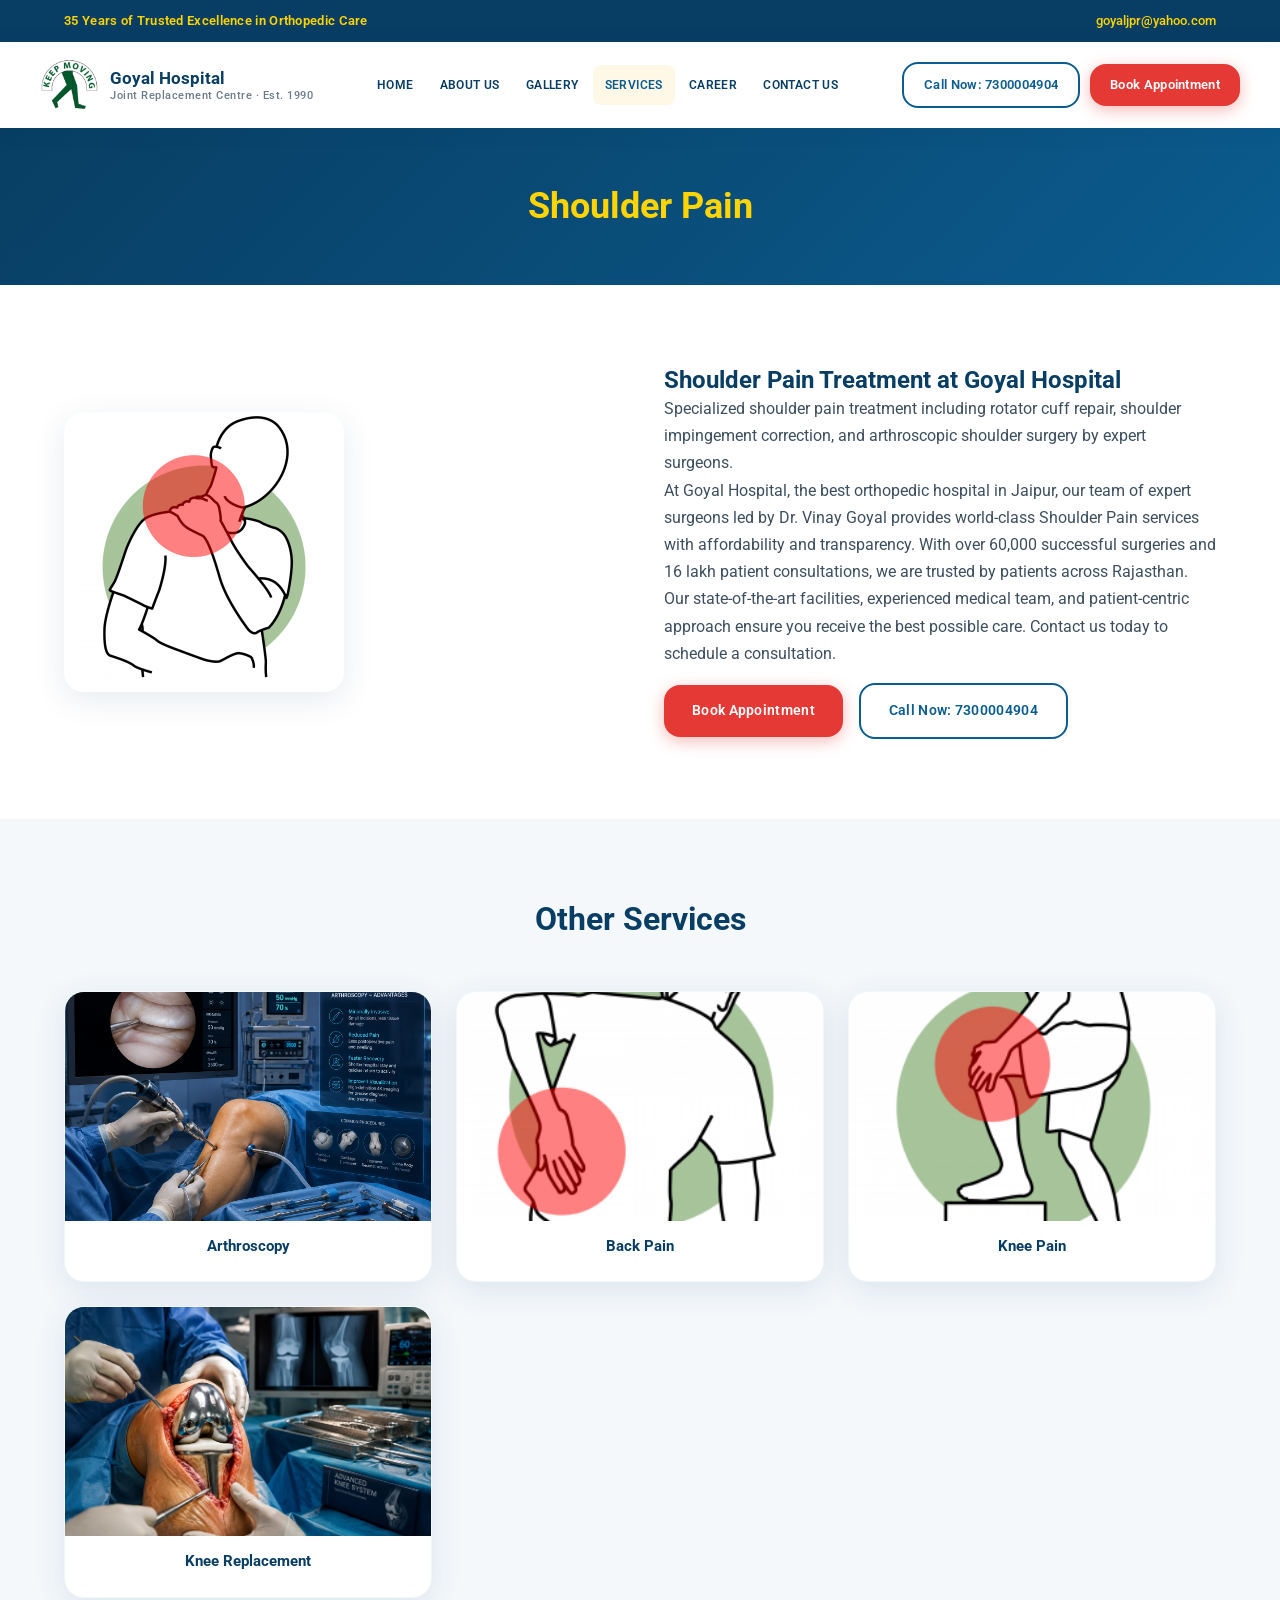
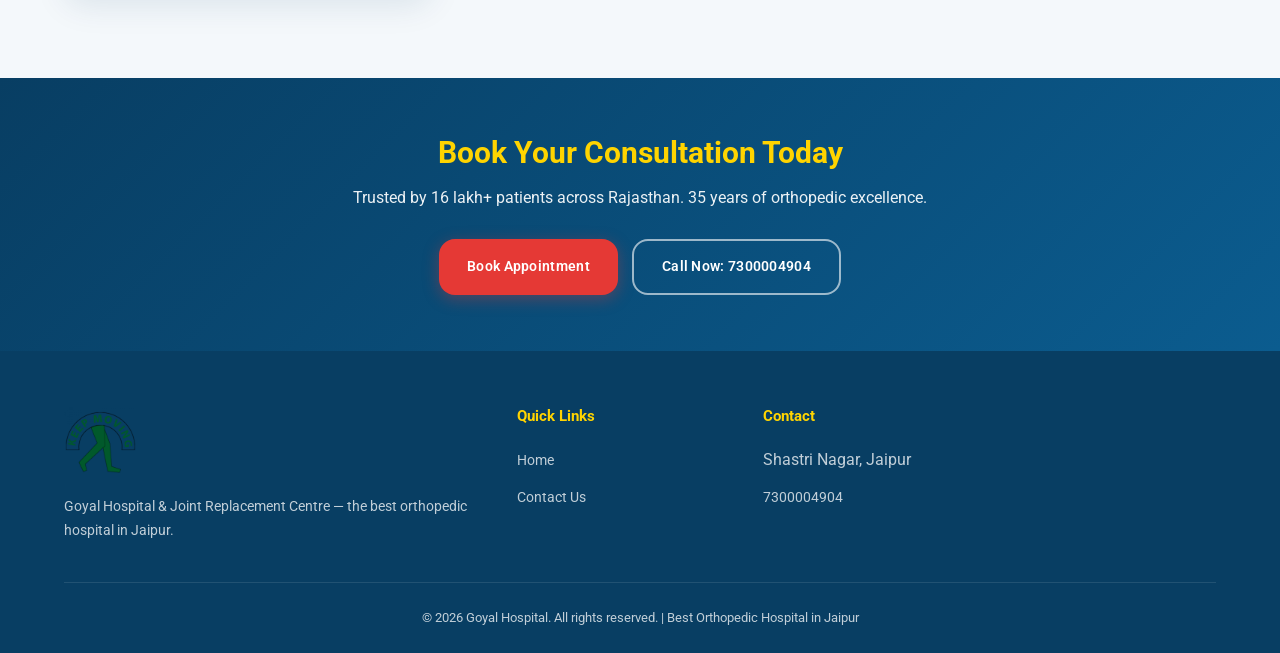
<file: services/shoulder-pain.html>
<!DOCTYPE html>
<html lang="en">
<head>
  <meta charset="UTF-8">
  <meta name="viewport" content="width=device-width, initial-scale=1.0">
  <title>Shoulder Pain Doctor Jaipur - Goyal Hospital</title>
  <meta name="description" content="Shoulder pain treatment and rotator cuff repair in Jaipur by expert orthopedic surgeons.">
  <link rel="preconnect" href="https://fonts.googleapis.com">
  <link rel="preconnect" href="https://fonts.gstatic.com" crossorigin>
  <link href="https://fonts.googleapis.com/css2?family=Roboto:wght@400;500;600;700;800&display=swap" rel="stylesheet">
  <link rel="icon" href="../assets/images/cropped-GOYAL-LOGO-1-e1656670790361-192x192.png">
  <link rel="stylesheet" href="../css/style.css">
  <meta name="keywords" content="Orthopedic Hospital Jaipur">
</head>
<body>
  <div class="top-bar">
    <div class="container">
      <span class="trust-tag">35 Years of Trusted Excellence in Orthopedic Care</span>
      <span><a href="mailto:goyaljpr@yahoo.com">goyaljpr@yahoo.com</a></span>
    </div>
  </div>
  <header class="site-header">
    <div class="container header-inner">
      <a href="../index.html" class="logo">
        <img src="../assets/images/cropped-GOYAL-LOGO-1-e1656670790361-192x192.png" alt="Goyal Hospital Logo">
        <div class="logo-text">Goyal Hospital<span>Joint Replacement Centre · Est. 1990</span></div>
      </a>
      <button class="menu-toggle" aria-label="Toggle menu"><span></span><span></span><span></span></button>
      <nav class="main-nav">
        <ul>
          <li><a href="../index.html">Home</a></li>
          <li><a href="../about-us.html">About Us</a></li>
          <li><a href="../gallery.html">Gallery</a></li>
          <li class="active"><a href="#">Services</a>
            <ul class="dropdown">
              <li><a href="arthroscopy.html">Arthroscopy</a></li>
              <li><a href="back-pain.html">Back Pain</a></li>
              <li><a href="knee-pain.html">Knee Pain</a></li>
              <li><a href="knee-replacement.html">Knee Replacement</a></li>
              <li><a href="fracture-treatment.html">Fracture Treatment</a></li>
              <li><a href="joint-replacement.html">Joint Replacement</a></li>
              <li><a href="shoulder-pain.html">Shoulder Pain</a></li>
              <li><a href="sports-injury.html">Sports Injury</a></li>
            </ul>
          </li>
          <li><a href="../career.html">Career</a></li>
          <li><a href="../contact-us.html">Contact Us</a></li>
        </ul>
      </nav>
      <div class="header-cta">
        <a href="tel:7300004904" class="btn btn-outline-dark btn-sm">Call Now: 7300004904</a>
        <a href="../contact-us.html" class="btn btn-cta btn-sm">Book Appointment</a>
      </div>
    </div>
  </header>
  <section class="page-header">
    <div class="container"><h1>Shoulder Pain</h1></div>
  </section>
  <section class="section">
    <div class="container">
      <div class="surgery-grid">
        <img src="../assets/images/6-280x280.png" alt="Shoulder Pain">
        <div>
          <h2>Shoulder Pain Treatment at Goyal Hospital</h2>
          <p>Specialized shoulder pain treatment including rotator cuff repair, shoulder impingement correction, and arthroscopic shoulder surgery by expert surgeons.</p>
          <p>At Goyal Hospital, the best orthopedic hospital in Jaipur, our team of expert surgeons led by Dr. Vinay Goyal provides world-class Shoulder Pain services with affordability and transparency. With over 60,000 successful surgeries and 16 lakh patient consultations, we are trusted by patients across Rajasthan.</p>
          <p>Our state-of-the-art facilities, experienced medical team, and patient-centric approach ensure you receive the best possible care. Contact us today to schedule a consultation.</p>
          <a href="../contact-us.html" class="btn btn-cta" style=" margin-top: 16px;">Book Appointment</a>
          <a href="tel:7300004904" class="btn btn-outline-dark" style="margin-left: 12px; margin-top: 16px;">Call Now: 7300004904</a>
        </div>
      </div>
    </div>
  </section>
  <section class="section section-alt">
    <div class="container">
      <div class="section-header"><h2>Other Services</h2></div>
      <div class="services-grid">
        <div class="service-card"><a href="arthroscopy.html"><img src="../assets/images/Arthroscopy.png" alt="Arthroscopy Jaipur"><h3>Arthroscopy</h3></a></div>
        <div class="service-card"><a href="back-pain.html"><img src="../assets/images/2-280x280.png" alt="Back Pain"><h3>Back Pain</h3></a></div>
        <div class="service-card"><a href="knee-pain.html"><img src="../assets/images/3-280x280.png" alt="Knee Pain"><h3>Knee Pain</h3></a></div>
        <div class="service-card"><a href="knee-replacement.html"><img src="../assets/images/Knee-Replacement.png" alt="Knee Replacement"><h3>Knee Replacement</h3></a></div>
      </div>
    </div>
  </section>

  <section class="cta-banner">
    <div class="container">
      <h2>Book Your Consultation Today</h2>
      <p>Trusted by 16 lakh+ patients across Rajasthan. 35 years of orthopedic excellence.</p>
      <div class="btn-group">
        <a href="../contact-us.html" class="btn btn-cta">Book Appointment</a>
        <a href="tel:7300004904" class="btn btn-call">Call Now: 7300004904</a>
      </div>
    </div>
  </section>
  <footer class="site-footer">
    <div class="container">
      <div class="footer-grid">
        <div class="footer-brand">
          <img src="../assets/images/cropped-GOYAL-LOGO-1-e1656670790361-192x192.png" alt="Goyal Hospital">
          <p>Goyal Hospital & Joint Replacement Centre — the best orthopedic hospital in Jaipur.</p>
        </div>
        <div class="footer-col">
          <h4>Quick Links</h4>
          <ul>
            <li><a href="../index.html">Home</a></li>
            <li><a href="../contact-us.html">Contact Us</a></li>
          </ul>
        </div>
        <div class="footer-col">
          <h4>Contact</h4>
          <ul>
            <li>Shastri Nagar, Jaipur</li>
            <li><a href="tel:7300004904">7300004904</a></li>
          </ul>
        </div>
        <div class="footer-col"></div>
      </div>
      <div class="footer-bottom"><p>&copy; 2026 Goyal Hospital. All rights reserved. | Best Orthopedic Hospital in Jaipur</p></div>
    </div>
  </footer>
  <script src="../js/main.js"></script>
</body>
</html>
</file>
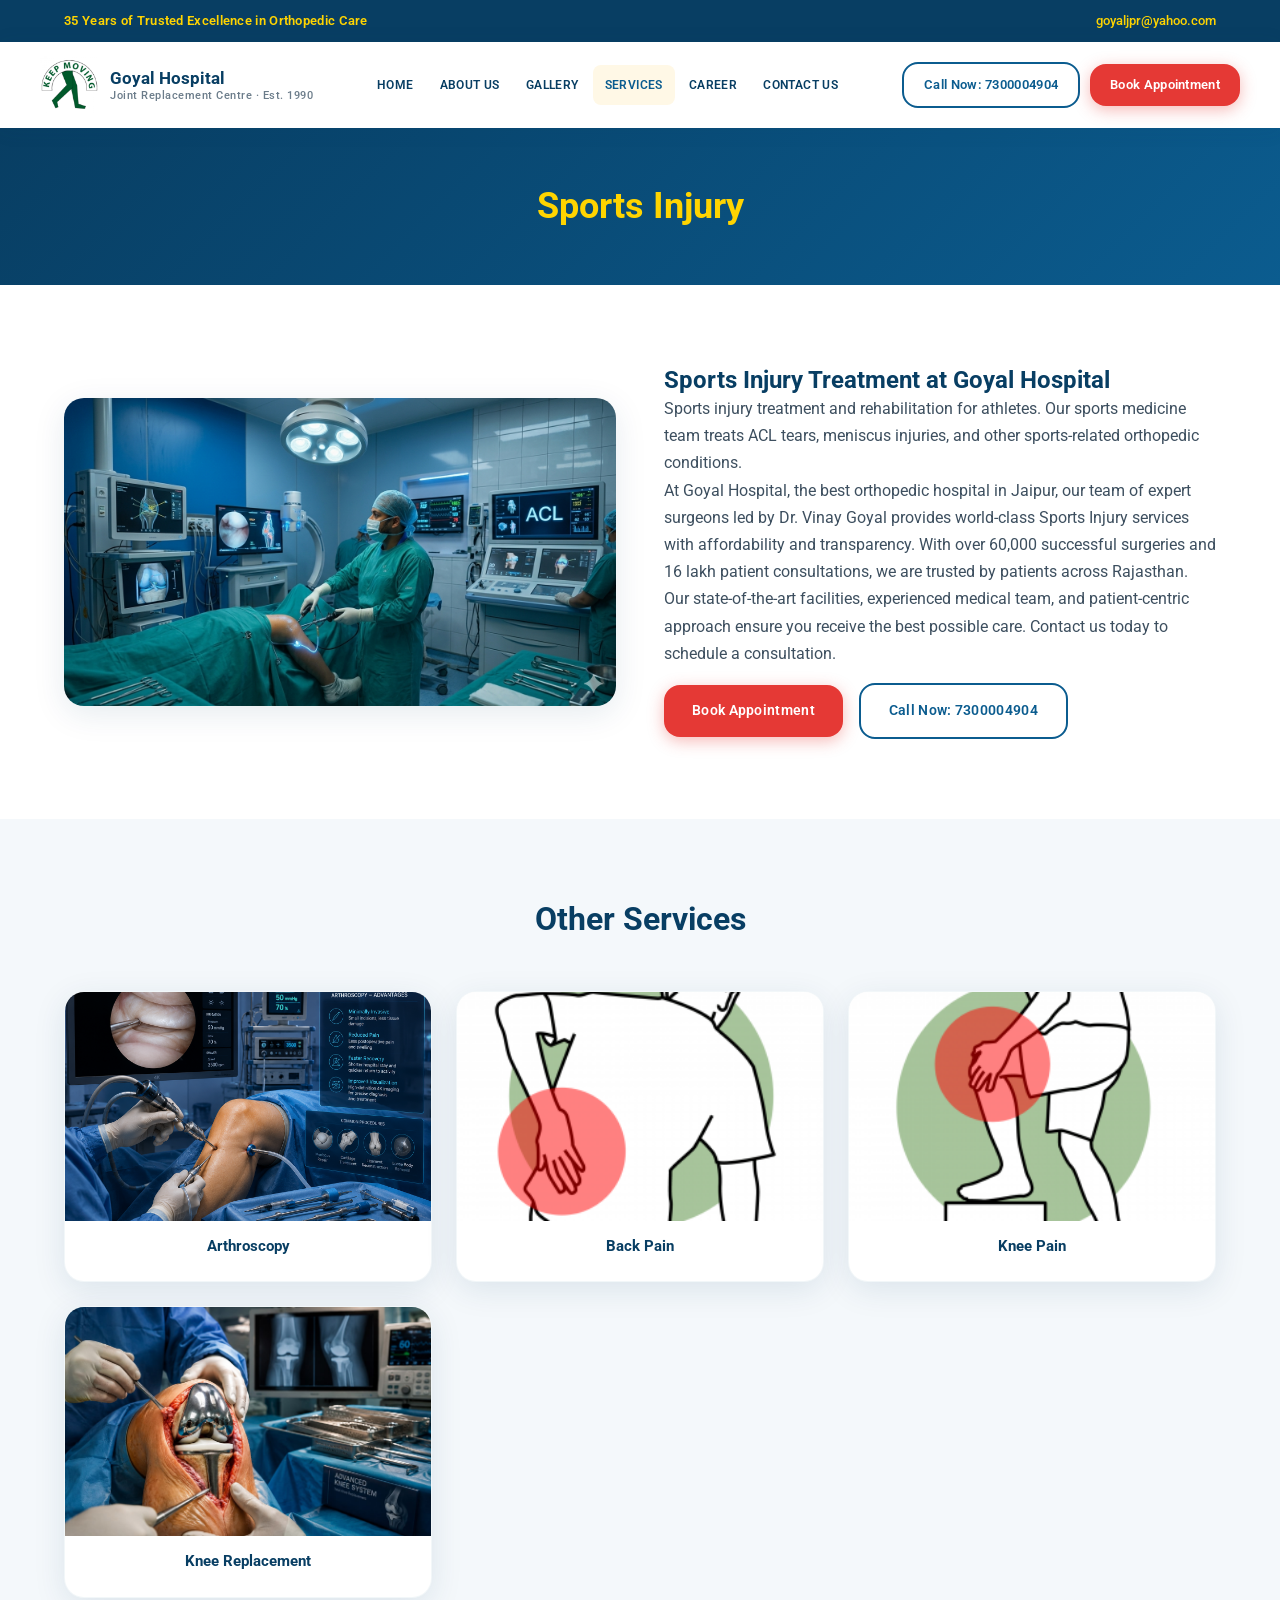
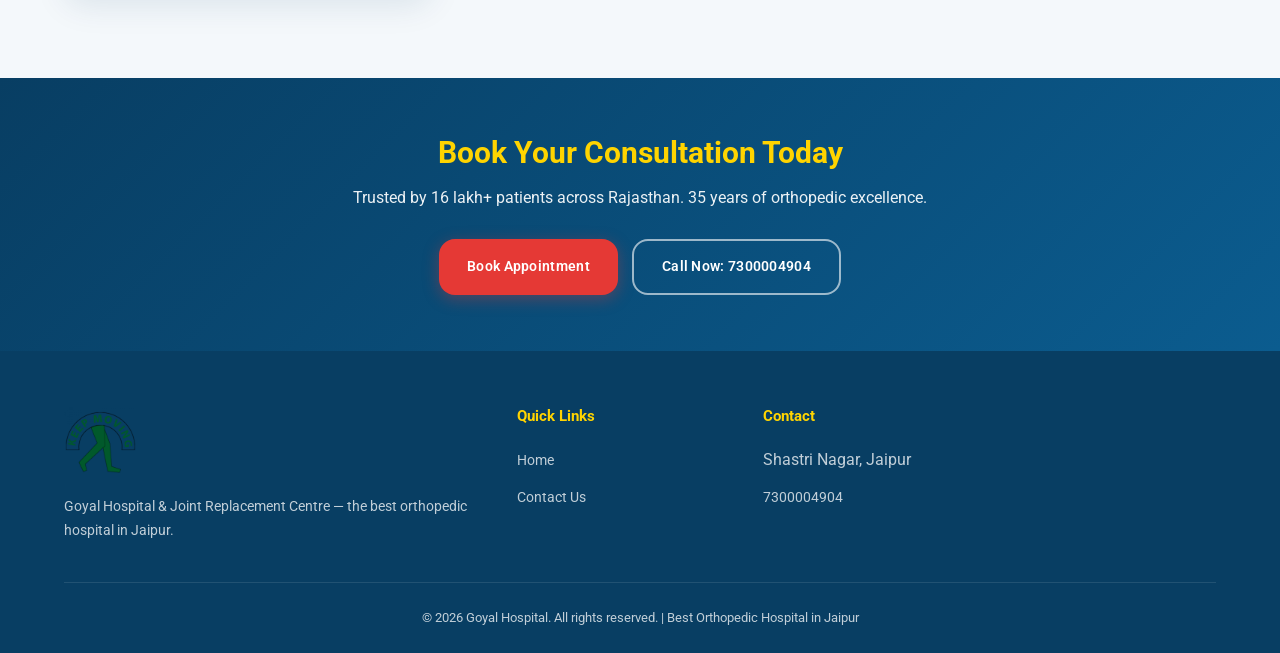
<file: services/sports-injury.html>
<!DOCTYPE html>
<html lang="en">
<head>
  <meta charset="UTF-8">
  <meta name="viewport" content="width=device-width, initial-scale=1.0">
  <title>ACL Surgery Jaipur | Sports Injury Specialist - Goyal Hospital</title>
  <meta name="description" content="ACL reconstruction and sports injury treatment in Jaipur by Dr. Raghav Goyal. Australia-trained sports injury specialist at Goyal Hospital.">
  <link rel="preconnect" href="https://fonts.googleapis.com">
  <link rel="preconnect" href="https://fonts.gstatic.com" crossorigin>
  <link href="https://fonts.googleapis.com/css2?family=Roboto:wght@400;500;600;700;800&display=swap" rel="stylesheet">
  <link rel="icon" href="../assets/images/cropped-GOYAL-LOGO-1-e1656670790361-192x192.png">
  <link rel="stylesheet" href="../css/style.css">
  <meta name="keywords" content="ACL Surgery Jaipur, Sports Injury Specialist Jaipur">
</head>
<body>
  <div class="top-bar">
    <div class="container">
      <span class="trust-tag">35 Years of Trusted Excellence in Orthopedic Care</span>
      <span><a href="mailto:goyaljpr@yahoo.com">goyaljpr@yahoo.com</a></span>
    </div>
  </div>
  <header class="site-header">
    <div class="container header-inner">
      <a href="../index.html" class="logo">
        <img src="../assets/images/cropped-GOYAL-LOGO-1-e1656670790361-192x192.png" alt="Goyal Hospital Logo">
        <div class="logo-text">Goyal Hospital<span>Joint Replacement Centre · Est. 1990</span></div>
      </a>
      <button class="menu-toggle" aria-label="Toggle menu"><span></span><span></span><span></span></button>
      <nav class="main-nav">
        <ul>
          <li><a href="../index.html">Home</a></li>
          <li><a href="../about-us.html">About Us</a></li>
          <li><a href="../gallery.html">Gallery</a></li>
          <li class="active"><a href="#">Services</a>
            <ul class="dropdown">
              <li><a href="arthroscopy.html">Arthroscopy</a></li>
              <li><a href="back-pain.html">Back Pain</a></li>
              <li><a href="knee-pain.html">Knee Pain</a></li>
              <li><a href="knee-replacement.html">Knee Replacement</a></li>
              <li><a href="fracture-treatment.html">Fracture Treatment</a></li>
              <li><a href="joint-replacement.html">Joint Replacement</a></li>
              <li><a href="shoulder-pain.html">Shoulder Pain</a></li>
              <li><a href="sports-injury.html">Sports Injury</a></li>
            </ul>
          </li>
          <li><a href="../career.html">Career</a></li>
          <li><a href="../contact-us.html">Contact Us</a></li>
        </ul>
      </nav>
      <div class="header-cta">
        <a href="tel:7300004904" class="btn btn-outline-dark btn-sm">Call Now: 7300004904</a>
        <a href="../contact-us.html" class="btn btn-cta btn-sm">Book Appointment</a>
      </div>
    </div>
  </header>
  <section class="page-header">
    <div class="container"><h1>Sports Injury</h1></div>
  </section>
  <section class="section">
    <div class="container">
      <div class="surgery-grid">
        <img src="../assets/images/ACL-Raghav.png" alt="ACL Surgery Jaipur">
        <div>
          <h2>Sports Injury Treatment at Goyal Hospital</h2>
          <p>Sports injury treatment and rehabilitation for athletes. Our sports medicine team treats ACL tears, meniscus injuries, and other sports-related orthopedic conditions.</p>
          <p>At Goyal Hospital, the best orthopedic hospital in Jaipur, our team of expert surgeons led by Dr. Vinay Goyal provides world-class Sports Injury services with affordability and transparency. With over 60,000 successful surgeries and 16 lakh patient consultations, we are trusted by patients across Rajasthan.</p>
          <p>Our state-of-the-art facilities, experienced medical team, and patient-centric approach ensure you receive the best possible care. Contact us today to schedule a consultation.</p>
          <a href="../contact-us.html" class="btn btn-cta" style=" margin-top: 16px;">Book Appointment</a>
          <a href="tel:7300004904" class="btn btn-outline-dark" style="margin-left: 12px; margin-top: 16px;">Call Now: 7300004904</a>
        </div>
      </div>
    </div>
  </section>
  <section class="section section-alt">
    <div class="container">
      <div class="section-header"><h2>Other Services</h2></div>
      <div class="services-grid">
        <div class="service-card"><a href="arthroscopy.html"><img src="../assets/images/Arthroscopy.png" alt="Arthroscopy Jaipur"><h3>Arthroscopy</h3></a></div>
        <div class="service-card"><a href="back-pain.html"><img src="../assets/images/2-280x280.png" alt="Back Pain"><h3>Back Pain</h3></a></div>
        <div class="service-card"><a href="knee-pain.html"><img src="../assets/images/3-280x280.png" alt="Knee Pain"><h3>Knee Pain</h3></a></div>
        <div class="service-card"><a href="knee-replacement.html"><img src="../assets/images/Knee-Replacement.png" alt="Knee Replacement"><h3>Knee Replacement</h3></a></div>
      </div>
    </div>
  </section>

  <section class="cta-banner">
    <div class="container">
      <h2>Book Your Consultation Today</h2>
      <p>Trusted by 16 lakh+ patients across Rajasthan. 35 years of orthopedic excellence.</p>
      <div class="btn-group">
        <a href="../contact-us.html" class="btn btn-cta">Book Appointment</a>
        <a href="tel:7300004904" class="btn btn-call">Call Now: 7300004904</a>
      </div>
    </div>
  </section>
  <footer class="site-footer">
    <div class="container">
      <div class="footer-grid">
        <div class="footer-brand">
          <img src="../assets/images/cropped-GOYAL-LOGO-1-e1656670790361-192x192.png" alt="Goyal Hospital">
          <p>Goyal Hospital & Joint Replacement Centre — the best orthopedic hospital in Jaipur.</p>
        </div>
        <div class="footer-col">
          <h4>Quick Links</h4>
          <ul>
            <li><a href="../index.html">Home</a></li>
            <li><a href="../contact-us.html">Contact Us</a></li>
          </ul>
        </div>
        <div class="footer-col">
          <h4>Contact</h4>
          <ul>
            <li>Shastri Nagar, Jaipur</li>
            <li><a href="tel:7300004904">7300004904</a></li>
          </ul>
        </div>
        <div class="footer-col"></div>
      </div>
      <div class="footer-bottom"><p>&copy; 2026 Goyal Hospital. All rights reserved. | Best Orthopedic Hospital in Jaipur</p></div>
    </div>
  </footer>
  <script src="../js/main.js"></script>
</body>
</html>
</file>
<file: css/style.css>
/* Goyal Hospital — Premium Healthcare Design System */

:root {
  --primary: #0B5C8F;
  --primary-dark: #083E63;
  --accent-yellow: #FFD400;
  --cta-red: #E53935;
  --cta-red-dark: #C62828;
  --white: #FFFFFF;
  --cream: #FFF8E6;
  --dark: #083E63;
  --text: #3D4F5F;
  --text-light: #6B7C8A;
  --text-on-dark: rgba(255, 255, 255, 0.92);
  --bg-light: #F4F8FB;
  --shadow: 0 8px 32px rgba(8, 62, 99, 0.1);
  --shadow-lg: 0 16px 48px rgba(8, 62, 99, 0.15);
  --radius: 16px;
  --radius-lg: 20px;
  --transition: 0.3s cubic-bezier(0.4, 0, 0.2, 1);
}

*, *::before, *::after {
  box-sizing: border-box;
  margin: 0;
  padding: 0;
}

html { scroll-behavior: smooth; }

body {
  font-family: 'Roboto', -apple-system, BlinkMacSystemFont, 'Segoe UI', sans-serif;
  color: var(--text);
  line-height: 1.7;
  background: var(--white);
  -webkit-font-smoothing: antialiased;
}

img { max-width: 100%; height: auto; display: block; }

a {
  color: var(--primary);
  text-decoration: none;
  transition: color var(--transition);
}

a:hover { color: var(--primary-dark); }

h1, h2, h3, h4, h5, h6 {
  color: var(--dark);
  line-height: 1.25;
  font-weight: 700;
}

.container {
  max-width: 1200px;
  margin: 0 auto;
  padding: 0 24px;
}

/* ── Top Bar ── */
.top-bar {
  background: var(--primary-dark);
  color: var(--white);
  padding: 10px 0;
  font-size: 13px;
}

.top-bar .container {
  display: flex;
  justify-content: space-between;
  align-items: center;
  flex-wrap: wrap;
  gap: 8px;
}

.top-bar a { color: var(--accent-yellow); font-weight: 500; }
.top-bar a:hover { color: var(--white); }

.top-bar .trust-tag {
  color: var(--accent-yellow);
  font-weight: 600;
  letter-spacing: 0.3px;
}

/* ── Header ── */
.site-header {
  background: var(--white);
  box-shadow: 0 2px 20px rgba(8, 62, 99, 0.08);
  position: sticky;
  top: 0;
  z-index: 1000;
}

.header-inner {
  display: flex;
  align-items: center;
  justify-content: space-between;
  padding: 14px 0;
  gap: 16px;
}

.logo {
  display: flex;
  align-items: center;
  gap: 12px;
  flex-shrink: 0;
}

.logo img {
  width: 58px;
  height: 58px;
  object-fit: contain;
}

.logo-text {
  font-size: 17px;
  font-weight: 700;
  color: var(--primary-dark);
  line-height: 1.2;
}

.logo-text span {
  display: block;
  font-size: 11px;
  font-weight: 500;
  color: var(--text-light);
  letter-spacing: 0.5px;
}

.header-cta {
  display: flex;
  gap: 10px;
  align-items: center;
}

/* ── Navigation ── */
.main-nav ul {
  display: flex;
  list-style: none;
  gap: 2px;
}

.main-nav > ul > li { position: relative; }

.main-nav > ul > li > a {
  display: block;
  padding: 10px 12px;
  color: var(--dark);
  font-size: 12px;
  font-weight: 600;
  letter-spacing: 0.4px;
  text-transform: uppercase;
  border-radius: 8px;
  transition: background var(--transition), color var(--transition);
}

.main-nav > ul > li > a:hover,
.main-nav > ul > li.active > a {
  color: var(--primary);
  background: var(--cream);
}

.main-nav .dropdown {
  display: none;
  position: absolute;
  top: 100%;
  left: 0;
  background: var(--white);
  box-shadow: var(--shadow-lg);
  border-radius: var(--radius);
  min-width: 240px;
  padding: 8px;
  z-index: 100;
  border: 1px solid rgba(11, 92, 143, 0.08);
}

.main-nav li:hover .dropdown { display: block; }

.main-nav .dropdown li a {
  display: block;
  padding: 10px 16px;
  font-size: 13px;
  color: var(--text);
  text-transform: none;
  font-weight: 500;
  border-radius: 10px;
}

.main-nav .dropdown li a:hover {
  background: var(--cream);
  color: var(--primary);
}

.menu-toggle {
  display: none;
  background: none;
  border: none;
  cursor: pointer;
  padding: 8px;
}

.menu-toggle span {
  display: block;
  width: 24px;
  height: 2px;
  background: var(--primary-dark);
  margin: 6px 0;
  transition: var(--transition);
}

/* ── Buttons ── */
.btn {
  display: inline-flex;
  align-items: center;
  justify-content: center;
  gap: 8px;
  padding: 14px 28px;
  border-radius: var(--radius);
  font-weight: 600;
  font-size: 14px;
  letter-spacing: 0.3px;
  transition: transform var(--transition), box-shadow var(--transition), background var(--transition);
  cursor: pointer;
  border: none;
  text-align: center;
}

.btn:hover { transform: translateY(-2px); }

.btn-cta {
  background: var(--cta-red);
  color: var(--white);
  box-shadow: 0 4px 16px rgba(229, 57, 53, 0.35);
}

.btn-cta:hover {
  background: var(--cta-red-dark);
  color: var(--white);
  box-shadow: 0 8px 24px rgba(229, 57, 53, 0.45);
}

.btn-call {
  background: transparent;
  color: var(--white);
  border: 2px solid rgba(255, 255, 255, 0.6);
}

.btn-call:hover {
  background: rgba(255, 255, 255, 0.15);
  color: var(--white);
  border-color: var(--white);
}

.btn-outline-dark {
  background: transparent;
  color: var(--primary);
  border: 2px solid var(--primary);
}

.btn-outline-dark:hover {
  background: var(--primary);
  color: var(--white);
}

.btn-sm {
  padding: 10px 20px;
  font-size: 13px;
}

.btn-block { width: 100%; }

/* ── Hero ── */
.hero {
  background: linear-gradient(135deg, var(--primary-dark) 0%, var(--primary) 50%, #0E7AB8 100%);
  color: var(--white);
  padding: 72px 0 80px;
  position: relative;
  overflow: hidden;
}

.hero::before {
  content: '';
  position: absolute;
  inset: 0;
  background: radial-gradient(circle at 80% 20%, rgba(255, 212, 0, 0.08) 0%, transparent 50%);
  pointer-events: none;
}

.hero .container {
  display: grid;
  grid-template-columns: 1.1fr 0.9fr;
  gap: 48px;
  align-items: center;
  position: relative;
}

.hero-eyebrow {
  display: inline-block;
  background: var(--accent-yellow);
  color: var(--primary-dark);
  padding: 6px 16px;
  border-radius: 50px;
  font-size: 12px;
  font-weight: 700;
  letter-spacing: 0.5px;
  text-transform: uppercase;
  margin-bottom: 16px;
}

.hero-content h1 {
  color: var(--accent-yellow);
  font-size: clamp(1.8rem, 4vw, 2.75rem);
  margin-bottom: 12px;
  line-height: 1.15;
}

.hero-content .hero-subtitle {
  font-size: 1.15rem;
  color: var(--white);
  font-weight: 500;
  margin-bottom: 8px;
}

.hero-content .hospital-name {
  font-size: 0.95rem;
  color: var(--text-on-dark);
  margin-bottom: 20px;
  letter-spacing: 0.5px;
}

.hero-content p {
  color: var(--text-on-dark);
  margin-bottom: 16px;
  font-size: 15px;
  max-width: 540px;
}

.hero-actions {
  display: flex;
  flex-wrap: wrap;
  gap: 12px;
  margin-top: 28px;
}

.hero-image img {
  border-radius: var(--radius-lg);
  box-shadow: var(--shadow-lg);
  border: 4px solid rgba(255, 255, 255, 0.15);
}

/* ── Trust Stats ── */
.stats-section {
  margin-top: -56px;
  position: relative;
  z-index: 10;
  padding-bottom: 0;
}

.stats-grid {
  display: grid;
  grid-template-columns: repeat(4, 1fr);
  gap: 20px;
}

.stat-card {
  background: var(--white);
  padding: 32px 24px;
  text-align: center;
  border-radius: var(--radius-lg);
  box-shadow: var(--shadow-lg);
  border: 1px solid rgba(11, 92, 143, 0.06);
  transition: transform var(--transition);
}

.stat-card:hover { transform: translateY(-6px); }

.stat-number {
  font-size: clamp(2rem, 4vw, 2.75rem);
  font-weight: 800;
  color: var(--primary);
  line-height: 1;
  margin-bottom: 8px;
}

.stat-number .stat-suffix {
  font-size: 0.6em;
  color: var(--cta-red);
}

.stat-label {
  font-size: 14px;
  font-weight: 600;
  color: var(--dark);
  line-height: 1.4;
}

/* ── Section Utilities ── */
.section { padding: 80px 0; }

.section-alt { background: var(--bg-light); }

.section-dark {
  background: linear-gradient(135deg, var(--primary-dark) 0%, var(--primary) 100%);
  color: var(--white);
}

.section-services {
  background: linear-gradient(
    180deg,
    var(--bg-light) 0%,
    #d0e2ee 6%,
    #5b8fad 16%,
    var(--primary-dark) 28%,
    var(--primary-dark) 100%
  );
  color: var(--white);
  padding-bottom: 48px;
}

.section-services .section-header h2,
.section-services .section-eyebrow {
  color: var(--accent-yellow);
}

.section-services .section-header p {
  color: var(--text-on-dark);
}

#services + .section-dark {
  padding-top: 48px;
  margin-top: 0;
}

.section-dark h2,
.section-dark h3 { color: var(--accent-yellow); }

.section-dark p { color: var(--text-on-dark); }

.section-cream { background: var(--cream); }

.section-header {
  text-align: center;
  margin-bottom: 52px;
}

.section-header h2 {
  font-size: clamp(1.5rem, 3vw, 2rem);
  margin-bottom: 14px;
  color: var(--primary-dark);
}

.section-dark .section-header h2 { color: var(--accent-yellow); }

.section-header p {
  max-width: 720px;
  margin: 0 auto;
  color: var(--text);
  font-size: 16px;
}

.section-eyebrow {
  display: inline-block;
  color: var(--primary);
  font-size: 13px;
  font-weight: 700;
  text-transform: uppercase;
  letter-spacing: 1.5px;
  margin-bottom: 10px;
}

.section-dark .section-eyebrow { color: var(--accent-yellow); }

.section-content {
  max-width: 900px;
  margin: 0 auto;
}

.section-content p {
  margin-bottom: 16px;
  font-size: 15px;
}

/* ── Features ── */
.features { padding: 0; }

.features-grid {
  display: grid;
  grid-template-columns: repeat(4, 1fr);
  gap: 20px;
}

.feature-card {
  background: var(--white);
  padding: 32px 24px;
  text-align: center;
  border-radius: var(--radius-lg);
  box-shadow: var(--shadow);
  transition: transform var(--transition), box-shadow var(--transition);
  border: 1px solid rgba(11, 92, 143, 0.05);
}

.feature-card:hover {
  transform: translateY(-4px);
  box-shadow: var(--shadow-lg);
}

.feature-icon {
  width: 64px;
  height: 64px;
  background: linear-gradient(135deg, var(--cream) 0%, #EEF6FC 100%);
  border-radius: 50%;
  display: flex;
  align-items: center;
  justify-content: center;
  margin: 0 auto 18px;
  font-size: 26px;
}

.feature-card h3 {
  font-size: 16px;
  margin-bottom: 8px;
  color: var(--primary-dark);
}

.feature-card p {
  font-size: 14px;
  color: var(--text-light);
}

/* ── Accreditations ── */
.accreditations-section {
  padding: 64px 0;
  background: linear-gradient(135deg, var(--cream) 0%, var(--white) 45%, var(--bg-light) 100%);
  border-top: 1px solid rgba(11, 92, 143, 0.06);
  border-bottom: 1px solid rgba(11, 92, 143, 0.06);
}

.accreditations-grid {
  display: grid;
  grid-template-columns: repeat(3, 1fr);
  gap: 28px;
  max-width: 920px;
  margin: 0 auto;
}

.accreditation-card {
  display: flex;
  align-items: center;
  justify-content: center;
  padding: 12px;
  background: none;
  border: none;
  box-shadow: none;
}

.accreditation-card img {
  max-height: 150px;
  max-width: 100%;
  width: auto;
  object-fit: contain;
}

.accreditation-card--nabh img {
  max-height: 175px;
}

.accreditation-card--rghs img {
  max-height: 160px;
}

/* ── Doctor Cards ── */
.doctors-grid {
  display: grid;
  grid-template-columns: repeat(2, 1fr);
  gap: 32px;
  align-items: stretch;
}

.doctor-card {
  display: flex;
  flex-direction: column;
  height: 100%;
  background: var(--white);
  border-radius: var(--radius-lg);
  box-shadow: var(--shadow);
  overflow: hidden;
  border: 1px solid rgba(11, 92, 143, 0.06);
  transition: transform var(--transition), box-shadow var(--transition);
}

.doctor-card:hover {
  transform: translateY(-4px);
  box-shadow: var(--shadow-lg);
}

.doctor-card-header {
  background: linear-gradient(135deg, var(--primary-dark) 0%, var(--primary) 100%);
  padding: 32px 28px 28px;
  text-align: center;
  position: relative;
}

.doctor-avatar {
  width: 120px;
  height: 120px;
  border-radius: 50%;
  object-fit: cover;
  margin: 0 auto 16px;
  border: 4px solid var(--accent-yellow);
  box-shadow: 0 4px 20px rgba(0, 0, 0, 0.2);
}

.doctor-avatar-placeholder {
  width: 120px;
  height: 120px;
  border-radius: 50%;
  margin: 0 auto 16px;
  border: 4px solid var(--accent-yellow);
  background: rgba(255, 255, 255, 0.15);
  display: flex;
  align-items: center;
  justify-content: center;
  font-size: 48px;
}

.doctor-card-header h3 {
  color: var(--accent-yellow);
  font-size: 1.35rem;
  margin-bottom: 4px;
}

.doctor-card-header .doctor-degree {
  color: var(--white);
  font-size: 14px;
  font-weight: 500;
  margin-bottom: 6px;
}

.doctor-card-header .doctor-specialty {
  color: var(--text-on-dark);
  font-size: 13px;
}

.doctor-badges {
  display: flex;
  flex-wrap: wrap;
  gap: 8px;
  justify-content: center;
  margin-top: 14px;
}

.doctor-badge {
  background: rgba(255, 212, 0, 0.2);
  color: var(--accent-yellow);
  padding: 4px 12px;
  border-radius: 50px;
  font-size: 11px;
  font-weight: 600;
  border: 1px solid rgba(255, 212, 0, 0.3);
}

.doctor-card-body {
  display: flex;
  flex-direction: column;
  flex: 1;
  padding: 28px;
}

.doctor-card-body ul {
  list-style: none;
  flex: 1;
  margin-bottom: 0;
}

.doctor-card-body .btn {
  margin-top: auto;
  flex-shrink: 0;
}

.doctor-card-body li {
  padding: 8px 0 8px 24px;
  position: relative;
  font-size: 14px;
  color: var(--text);
  border-bottom: 1px solid rgba(11, 92, 143, 0.06);
}

.doctor-card-body li::before {
  content: '✓';
  position: absolute;
  left: 0;
  color: var(--primary);
  font-weight: 700;
}

/* ── Services Premium ── */
.services-grid {
  display: grid;
  grid-template-columns: repeat(3, 1fr);
  gap: 24px;
}

.service-card {
  background: var(--white);
  border-radius: var(--radius-lg);
  overflow: hidden;
  box-shadow: var(--shadow);
  transition: transform var(--transition), box-shadow var(--transition);
  border: 1px solid rgba(11, 92, 143, 0.05);
}

.service-card:hover {
  transform: translateY(-6px);
  box-shadow: var(--shadow-lg);
}

.service-card img {
  width: 100%;
  aspect-ratio: 16/10;
  object-fit: cover;
}

.service-card-body {
  padding: 24px;
}

.service-card h3 {
  font-size: 17px;
  color: var(--primary-dark);
  margin-bottom: 10px;
}

.service-card p {
  font-size: 14px;
  color: var(--text-light);
  margin-bottom: 16px;
  line-height: 1.6;
}

.service-card a.card-link {
  color: var(--primary);
  font-weight: 600;
  font-size: 13px;
  display: inline-flex;
  align-items: center;
  gap: 4px;
}

.service-card a.card-link:hover { color: var(--cta-red); }

.service-card > a:not(.card-link) { color: inherit; }

/* Legacy service card (image only link) */
.service-card > a:first-child img + h3,
.service-card > a h3 {
  padding: 16px;
  font-size: 15px;
  text-align: center;
}

/* ── Why Choose ── */
.why-grid {
  display: grid;
  grid-template-columns: repeat(3, 1fr);
  gap: 20px;
}

.why-item {
  display: flex;
  align-items: flex-start;
  gap: 14px;
  background: rgba(255, 255, 255, 0.08);
  padding: 22px 20px;
  border-radius: var(--radius);
  border: 1px solid rgba(255, 255, 255, 0.1);
  transition: background var(--transition);
}

.why-item:hover { background: rgba(255, 255, 255, 0.12); }

.why-check {
  width: 28px;
  height: 28px;
  background: var(--accent-yellow);
  color: var(--primary-dark);
  border-radius: 50%;
  display: flex;
  align-items: center;
  justify-content: center;
  font-weight: 800;
  font-size: 14px;
  flex-shrink: 0;
}

.why-item span {
  color: var(--white);
  font-size: 15px;
  font-weight: 500;
  line-height: 1.4;
}

/* ── Insurance ── */
.insurance-section {
  text-align: center;
}

.insurance-box {
  background: var(--white);
  border-radius: var(--radius-lg);
  padding: 48px 40px;
  box-shadow: var(--shadow);
  max-width: 800px;
  margin: 0 auto;
  border: 2px solid var(--cream);
}

.insurance-box .insurance-icon {
  font-size: 48px;
  margin-bottom: 20px;
}

.insurance-box h3 {
  color: var(--primary-dark);
  font-size: 1.4rem;
  margin-bottom: 14px;
}

.insurance-box p {
  color: var(--text);
  font-size: 16px;
  max-width: 600px;
  margin: 0 auto 24px;
}

.insurance-tags {
  display: flex;
  flex-wrap: wrap;
  gap: 10px;
  justify-content: center;
}

.insurance-tag {
  background: var(--cream);
  color: var(--primary-dark);
  padding: 8px 18px;
  border-radius: 50px;
  font-size: 13px;
  font-weight: 600;
}

/* ── Surgery Grid ── */
.surgery-grid {
  display: grid;
  grid-template-columns: 1fr 1fr;
  gap: 48px;
  align-items: center;
  margin-bottom: 56px;
}

.surgery-grid:last-child { margin-bottom: 0; }

.surgery-grid.reverse { direction: rtl; }
.surgery-grid.reverse > * { direction: ltr; }

.surgery-grid img {
  border-radius: var(--radius-lg);
  box-shadow: var(--shadow);
}

.surgery-grid h3 {
  font-size: 1.35rem;
  margin-bottom: 14px;
  color: var(--primary);
}

/* ── FAQ ── */
.faq-list { max-width: 820px; margin: 0 auto; }

.faq-item {
  border: 1px solid rgba(11, 92, 143, 0.1);
  border-radius: var(--radius);
  margin-bottom: 12px;
  overflow: hidden;
  background: var(--white);
}

.faq-question {
  width: 100%;
  background: var(--white);
  border: none;
  padding: 20px 24px;
  text-align: left;
  font-size: 15px;
  font-weight: 600;
  color: var(--primary-dark);
  cursor: pointer;
  display: flex;
  justify-content: space-between;
  align-items: center;
  gap: 16px;
  transition: background var(--transition);
}

.faq-question:hover { background: var(--cream); }

.faq-question::after {
  content: '+';
  font-size: 22px;
  color: var(--cta-red);
  flex-shrink: 0;
  transition: transform var(--transition);
}

.faq-item.active .faq-question::after { transform: rotate(45deg); }

.faq-answer {
  max-height: 0;
  overflow: hidden;
  transition: max-height 0.4s ease;
}

.faq-answer-inner {
  padding: 0 24px 20px;
  color: var(--text);
  font-size: 14px;
  line-height: 1.7;
}

.faq-item.active .faq-answer { max-height: 400px; }

/* ── Mission Vision ── */
.mv-grid {
  display: grid;
  grid-template-columns: 1fr 1fr;
  gap: 28px;
}

.mv-card {
  background: var(--white);
  padding: 44px 36px;
  border-radius: var(--radius-lg);
  box-shadow: var(--shadow);
  text-align: center;
  border-top: 4px solid var(--accent-yellow);
}

.mv-card h3 {
  color: var(--primary);
  font-size: 1.4rem;
  margin-bottom: 16px;
}

/* ── Contact ── */
.contact-grid {
  display: grid;
  grid-template-columns: 1fr 1fr;
  gap: 40px;
}

.contact-info h3 {
  margin-bottom: 20px;
  color: var(--primary-dark);
}

.contact-info ul { list-style: none; }

.contact-info li {
  padding: 12px 0;
  border-bottom: 1px solid rgba(11, 92, 143, 0.08);
  display: flex;
  align-items: flex-start;
  gap: 12px;
  font-size: 15px;
}

.contact-info .icon {
  color: var(--primary);
  font-size: 18px;
  min-width: 24px;
}

.appointment-form {
  background: var(--white);
  padding: 36px;
  border-radius: var(--radius-lg);
  box-shadow: var(--shadow);
  border: 1px solid rgba(11, 92, 143, 0.06);
}

.map-layout {
  display: grid;
  grid-template-columns: minmax(0, 1.65fr) minmax(280px, 1fr);
  gap: 24px;
  align-items: stretch;
}

.map-wrapper {
  position: relative;
  min-height: 480px;
  border-radius: var(--radius-lg);
  overflow: hidden;
  box-shadow: var(--shadow-lg);
  border: 1px solid rgba(11, 92, 143, 0.08);
  background: var(--bg-light);
}

.map-frame {
  position: absolute;
  inset: 0;
  width: 100%;
  height: 100%;
  border: 0;
}

.map-info-card {
  background: var(--white);
  padding: 32px;
  border-radius: var(--radius-lg);
  box-shadow: var(--shadow-lg);
  border: 1px solid rgba(11, 92, 143, 0.08);
  border-top: 4px solid var(--accent-yellow);
  display: flex;
  flex-direction: column;
}

.map-info-badge {
  display: inline-flex;
  align-self: flex-start;
  align-items: center;
  gap: 6px;
  padding: 8px 14px;
  margin-bottom: 16px;
  border-radius: 999px;
  background: rgba(11, 92, 143, 0.08);
  color: var(--primary-dark);
  font-size: 13px;
  font-weight: 700;
  letter-spacing: 0.02em;
}

.map-info-card h3 {
  font-size: 1.35rem;
  line-height: 1.35;
  margin-bottom: 12px;
}

.map-address {
  color: var(--text);
  font-size: 15px;
  margin-bottom: 20px;
}

.map-meta {
  list-style: none;
  margin-bottom: 24px;
}

.map-meta li {
  display: flex;
  align-items: flex-start;
  gap: 10px;
  padding: 10px 0;
  border-bottom: 1px solid rgba(11, 92, 143, 0.08);
  font-size: 14px;
}

.map-meta li:last-child { border-bottom: 0; }

.map-meta span {
  min-width: 22px;
  font-size: 16px;
}

.map-actions {
  display: grid;
  gap: 12px;
  margin-top: auto;
}

.map-actions .btn-block {
  width: 100%;
  text-align: center;
  justify-content: center;
}

.form-group { margin-bottom: 18px; }

.form-group label {
  display: block;
  margin-bottom: 6px;
  font-weight: 600;
  font-size: 14px;
  color: var(--primary-dark);
}

.form-group input,
.form-group textarea,
.form-group select {
  width: 100%;
  padding: 13px 16px;
  border: 1.5px solid rgba(11, 92, 143, 0.15);
  border-radius: 12px;
  font-size: 14px;
  font-family: inherit;
  transition: border-color var(--transition), box-shadow var(--transition);
}

.form-group input:focus,
.form-group textarea:focus,
.form-group select:focus {
  outline: none;
  border-color: var(--primary);
  box-shadow: 0 0 0 3px rgba(11, 92, 143, 0.1);
}

.form-group textarea {
  resize: vertical;
  min-height: 110px;
}

/* ── Footer ── */
.site-footer {
  background: var(--primary-dark);
  color: rgba(255, 255, 255, 0.75);
  padding: 56px 0 24px;
}

.footer-grid {
  display: grid;
  grid-template-columns: 2fr 1fr 1fr 1fr;
  gap: 40px;
  margin-bottom: 40px;
}

.footer-brand img {
  width: 72px;
  margin-bottom: 16px;
}

.footer-brand p {
  font-size: 14px;
  line-height: 1.7;
}

.footer-col h4 {
  color: var(--accent-yellow);
  font-size: 15px;
  margin-bottom: 20px;
  font-weight: 700;
}

.footer-col ul { list-style: none; }

.footer-col li { margin-bottom: 10px; }

.footer-col a {
  color: rgba(255, 255, 255, 0.75);
  font-size: 14px;
}

.footer-col a:hover { color: var(--white); }

.footer-bottom {
  border-top: 1px solid rgba(255, 255, 255, 0.1);
  padding-top: 24px;
  text-align: center;
  font-size: 13px;
}

.footer-trust {
  color: var(--accent-yellow);
  font-weight: 600;
  margin-bottom: 8px;
}

/* ── Page Header ── */
.page-header {
  background: linear-gradient(135deg, var(--primary-dark) 0%, var(--primary) 100%);
  color: var(--white);
  padding: 56px 0;
  text-align: center;
}

.page-header h1 {
  color: var(--accent-yellow);
  font-size: clamp(1.75rem, 4vw, 2.25rem);
}

.page-header p {
  color: var(--text-on-dark);
  margin-top: 12px;
  font-size: 16px;
}

/* ── Gallery ── */
.gallery-grid {
  display: grid;
  grid-template-columns: repeat(3, 1fr);
  gap: 20px;
}

.gallery-item {
  border-radius: var(--radius-lg);
  overflow: hidden;
  box-shadow: var(--shadow);
}

.gallery-item img {
  width: 100%;
  aspect-ratio: 4/3;
  object-fit: cover;
  transition: transform var(--transition);
}

.gallery-item:hover img { transform: scale(1.05); }

/* ── CTA Banner ── */
.cta-banner {
  background: linear-gradient(135deg, var(--primary-dark) 0%, var(--primary) 100%);
  padding: 56px 0;
  text-align: center;
}

.cta-banner h2 {
  color: var(--accent-yellow);
  font-size: clamp(1.4rem, 3vw, 1.9rem);
  margin-bottom: 12px;
}

.cta-banner p {
  color: var(--text-on-dark);
  margin-bottom: 28px;
  font-size: 16px;
}

.cta-banner .btn-group {
  display: flex;
  gap: 14px;
  justify-content: center;
  flex-wrap: wrap;
}

/* ── Testimonials ── */
.testimonials-grid {
  display: grid;
  grid-template-columns: repeat(3, 1fr);
  gap: 24px;
}

.testimonial-card {
  background: var(--white);
  padding: 28px;
  border-radius: var(--radius-lg);
  box-shadow: var(--shadow);
  border-left: 4px solid var(--accent-yellow);
}

.testimonial-card p {
  font-size: 14px;
  color: var(--text);
  font-style: italic;
  margin-bottom: 16px;
  line-height: 1.7;
}

.testimonial-card .author {
  font-weight: 700;
  color: var(--primary-dark);
  font-size: 14px;
}

.testimonial-card .stars {
  color: var(--accent-yellow);
  margin-bottom: 12px;
  font-size: 16px;
}

/* ── Animations ── */
.fade-in {
  opacity: 0;
  transform: translateY(24px);
  transition: opacity 0.6s ease, transform 0.6s ease;
}

.fade-in.visible {
  opacity: 1;
  transform: translateY(0);
}

/* ── Responsive ── */
@media (max-width: 992px) {
  .header-cta { display: none; }

  .hero .container { grid-template-columns: 1fr; text-align: center; }
  .hero-content p { margin-left: auto; margin-right: auto; }
  .hero-actions { justify-content: center; }

  .stats-grid { grid-template-columns: repeat(2, 1fr); }
  .features-grid { grid-template-columns: repeat(2, 1fr); }

  .accreditations-grid { grid-template-columns: 1fr; max-width: 360px; }
  .services-grid { grid-template-columns: repeat(2, 1fr); }
  .doctors-grid { grid-template-columns: 1fr; }
  .why-grid { grid-template-columns: repeat(2, 1fr); }
  .testimonials-grid { grid-template-columns: 1fr; }

  .surgery-grid { grid-template-columns: 1fr; }
  .surgery-grid.reverse { direction: ltr; }

  .mv-grid, .contact-grid { grid-template-columns: 1fr; }
  .map-layout { grid-template-columns: 1fr; }
  .map-wrapper { min-height: 360px; }
  .footer-grid { grid-template-columns: 1fr 1fr; }
}

@media (max-width: 768px) {
  .section { padding: 56px 0; }

  .menu-toggle { display: block; }

  .main-nav {
    display: none;
    position: absolute;
    top: 100%;
    left: 0;
    right: 0;
    background: var(--white);
    box-shadow: var(--shadow-lg);
    padding: 16px;
  }

  .main-nav.active { display: block; }
  .main-nav ul { flex-direction: column; }

  .main-nav .dropdown {
    position: static;
    box-shadow: none;
    padding-left: 12px;
    display: block;
    border: none;
  }

  .stats-grid,
  .features-grid,
  .services-grid,
  .why-grid,
  .gallery-grid {
    grid-template-columns: 1fr;
  }

  .footer-grid { grid-template-columns: 1fr; }

  .stats-section { margin-top: -32px; }
}
</file>
